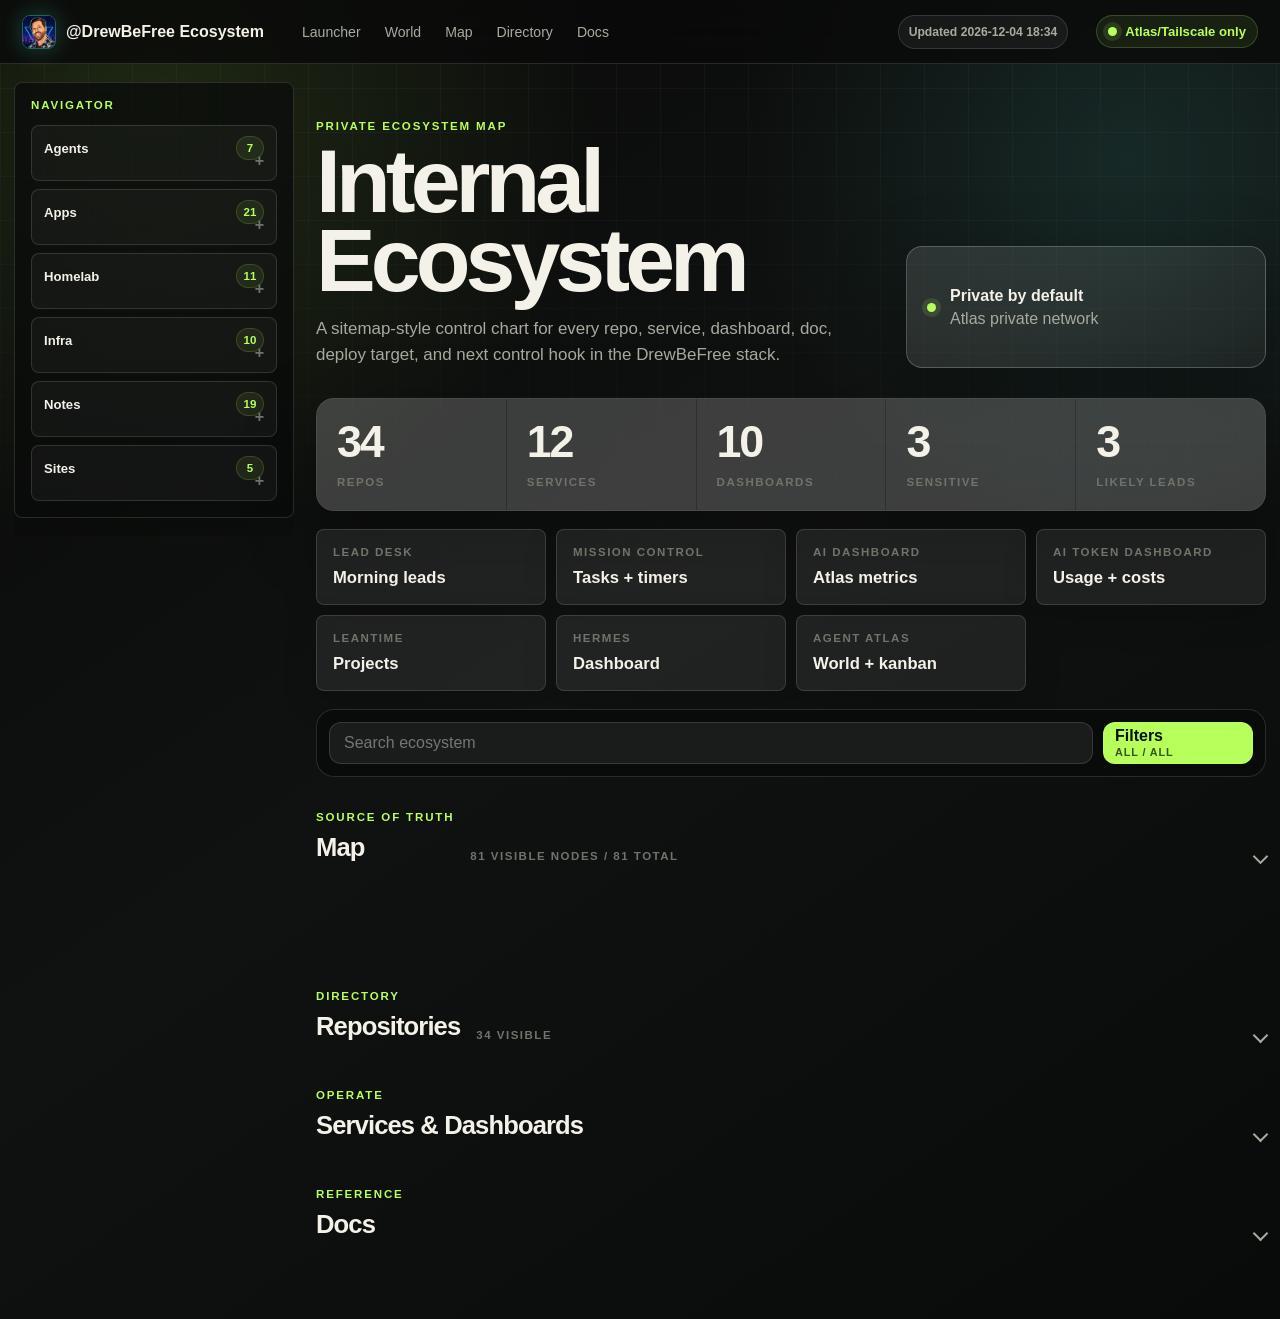
<file: internal-portal/index.html>
<!DOCTYPE html>
<html lang="en">
<head>
  <meta charset="UTF-8">
  <meta name="viewport" content="width=device-width, initial-scale=1.0">
  <title>DrewBeFree Internal Ecosystem</title>
  <meta name="theme-color" content="#141412">
  <link rel="stylesheet" href="style.css">
</head>
<body>
  <header class="topbar">
    <a class="brand" href="#ecosystemMap" aria-label="Internal Ecosystem home">
      <img class="brand-avatar" src="assets/pixelated-drew.png" alt="" width="36" height="36">
      <span>@DrewBeFree Ecosystem</span>
    </a>
    <nav aria-label="Portal sections">
      <a href="launcher.html">Launcher</a>
      <a href="world.html">World</a>
      <a href="#ecosystemMap">Map</a>
      <a href="#directorySection">Directory</a>
      <a href="#docsSection">Docs</a>
    </nav>
    <div id="lastUpdated" class="updated-pill">Updated --</div>
    <div id="networkStatusLabel" class="network-pill"><span></span> Atlas/Tailscale only</div>
  </header>

  <div class="app-layout">
    <input class="mobile-nav-check" id="mobileNavigator" type="checkbox" aria-hidden="true">
    <label class="mobile-nav-button" for="mobileNavigator" aria-label="Open ecosystem navigator">
      <span></span>
      <span></span>
      <span></span>
    </label>
    <label class="mobile-nav-backdrop" for="mobileNavigator" aria-label="Close ecosystem navigator"></label>
    <aside class="side-nav" aria-label="Ecosystem navigation">
      <div class="side-nav-inner">
        <p class="eyebrow">Navigator</p>
        <div id="sideNavGroups" class="side-nav-groups"></div>
      </div>
    </aside>

    <main class="shell">
    <section class="hero-panel">
      <div>
        <p class="eyebrow">Private ecosystem map</p>
        <h1>Internal Ecosystem</h1>
        <p class="lede">A sitemap-style control chart for every repo, service, dashboard, doc, deploy target, and next control hook in the DrewBeFree stack.</p>
      </div>
      <div class="boundary-card">
        <span class="status-dot"></span>
        <div>
          <strong>Private by default</strong>
          <span id="runtimeMode">Detecting runtime</span>
        </div>
      </div>
    </section>

    <section class="ops-strip" aria-label="Registry summary">
      <div>
        <span id="repoCount">--</span>
        <label>Repos</label>
      </div>
      <div>
        <span id="serviceCount">--</span>
        <label>Services</label>
      </div>
      <div>
        <span id="dashboardCount">--</span>
        <label>Dashboards</label>
      </div>
      <div>
        <span id="sensitiveCount">--</span>
        <label>Sensitive</label>
      </div>
      <a class="ops-link-card" id="leadDeskCard" href="http://100.71.165.80:3027/" data-protected-route="lead-desk" target="_blank" rel="noreferrer" title="3 likely leads / 9 total in Lead Desk">
        <span id="likelyLeadCount">3</span>
        <label>Likely Leads</label>
      </a>
    </section>

    <section class="priority-links" aria-label="Priority operations links">
      <a href="http://100.71.165.80:3027/" data-protected-route="lead-desk" target="_blank" rel="noreferrer">
        <span>Lead Desk</span>
        <strong>Morning leads</strong>
      </a>
      <a href="http://100.71.165.80:8096/dashboard/" data-protected-route="mission-control-dashboard" target="_blank" rel="noreferrer">
        <span>Mission Control</span>
        <strong>Tasks + timers</strong>
      </a>
      <a href="http://atlas:3001/d/atlas-overview/poweredge-dashboard" data-protected-route="grafana" target="_blank" rel="noreferrer">
        <span>AI Dashboard</span>
        <strong>Atlas metrics</strong>
      </a>
      <a href="http://atlas:7474" data-protected-route="ai-token-dashboard" target="_blank" rel="noreferrer">
        <span>AI Token Dashboard</span>
        <strong>Usage + costs</strong>
      </a>
      <a href="http://100.71.165.80:8095" data-protected-route="leantime" target="_blank" rel="noreferrer">
        <span>Leantime</span>
        <strong>Projects</strong>
      </a>
      <a href="http://100.71.165.80:9119" data-protected-route="hermes" target="_blank" rel="noreferrer">
        <span>Hermes</span>
        <strong>Dashboard</strong>
      </a>
      <a href="http://agents.drewbefree.com/" target="_blank" rel="noreferrer">
        <span>Agent Atlas</span>
        <strong>World + kanban</strong>
      </a>
    </section>

    <section class="toolbar" aria-label="Portal filters">
      <div class="search-wrap">
        <input id="searchInput" type="search" placeholder="Search ecosystem" autocomplete="off">
      </div>
      <button id="filterButton" class="filter-trigger" type="button" aria-expanded="false" aria-controls="filterModal">
        <span>Filters</span>
        <small id="filterSummary">All / All</small>
      </button>
    </section>

    <section id="ecosystemMap" class="collapsible-section" data-main-section="map" aria-label="Ecosystem infographic map">
      <button class="section-head section-toggle" type="button" aria-expanded="false" aria-controls="ecosystemMapPanel">
        <div>
          <p class="eyebrow">Source of truth</p>
          <h2>Map</h2>
        </div>
        <span id="mapSummary" class="result-count">Loading registry</span>
      </button>
      <div id="ecosystemMapPanel" class="section-body">
        <div class="section-body-inner system-map-board">
          <div class="sitemap-root">
            <span class="root-kicker">Source of truth</span>
            <strong>DrewBeFree Ecosystem</strong>
            <small>Atlas registry</small>
          </div>
          <div id="systemMap" class="system-map" aria-live="polite"></div>
        </div>
      </div>
    </section>

    <section id="directorySection" class="collapsible-section" data-main-section="directory">
      <button class="section-head section-toggle" type="button" aria-expanded="false" aria-controls="directoryPanel">
        <div>
          <p class="eyebrow">Directory</p>
          <h2>Repositories</h2>
        </div>
        <span id="resultCount" class="result-count">-- visible</span>
      </button>
      <div id="directoryPanel" class="section-body">
        <div id="repoGrid" class="section-body-inner catalog-list" aria-live="polite"></div>
      </div>
    </section>

    <section id="opsSection" class="collapsible-section" data-main-section="operate">
      <button class="section-head section-toggle" type="button" aria-expanded="false" aria-controls="opsPanel">
        <div>
          <p class="eyebrow">Operate</p>
          <h2>Services & Dashboards</h2>
        </div>
      </button>
      <div id="opsPanel" class="section-body">
        <div id="opsGrid" class="section-body-inner ops-list"></div>
      </div>
    </section>

    <section id="docsSection" class="collapsible-section" data-main-section="docs">
      <button class="section-head section-toggle" type="button" aria-expanded="false" aria-controls="docsPanel">
        <div>
          <p class="eyebrow">Reference</p>
          <h2>Docs</h2>
        </div>
      </button>
      <div id="docsPanel" class="section-body">
        <div id="docsList" class="section-body-inner docs-list"></div>
      </div>
    </section>
    </main>
  </div>

  <template id="mapNodeTemplate">
    <button class="map-node" type="button">
      <span class="node-name"></span>
      <span class="node-meta"></span>
      <span class="node-host"></span>
    </button>
  </template>

  <div id="filterModal" class="filter-modal" hidden>
    <button id="filterBackdrop" class="filter-backdrop" type="button" aria-label="Close filters"></button>
    <section class="filter-panel" role="dialog" aria-modal="true" aria-labelledby="filterTitle">
      <div class="filter-panel-head">
        <div>
          <p class="eyebrow">View Controls</p>
          <h2 id="filterTitle">Filters</h2>
        </div>
        <button id="closeFilters" class="drawer-close" type="button" aria-label="Close filters">Close</button>
      </div>
      <div class="filter-group">
        <h3>Visibility</h3>
        <div class="segmented" aria-label="Visibility filter">
          <button class="is-active" data-filter="all" type="button">All</button>
          <button data-filter="public" type="button">Public</button>
          <button data-filter="private" type="button">Private</button>
          <button data-filter="sensitive" type="button">Sensitive</button>
        </div>
      </div>
      <div class="filter-group">
        <h3>Type</h3>
        <div class="segmented compact" aria-label="Category filter">
          <button class="is-active" data-category="all" type="button">All</button>
          <button data-category="app" type="button">Apps</button>
          <button data-category="site" type="button">Sites</button>
          <button data-category="agent" type="button">Agents</button>
          <button data-category="infrastructure" type="button">Infra</button>
        </div>
      </div>
    </section>
  </div>

  <aside id="detailDrawer" class="detail-drawer" aria-hidden="true" aria-label="Resource details">
    <button id="closeDrawer" class="drawer-close" type="button" aria-label="Close details">Close</button>
    <div id="drawerContent"></div>
  </aside>

  <script type="module" src="app.js"></script>
</body>
</html>
</file>
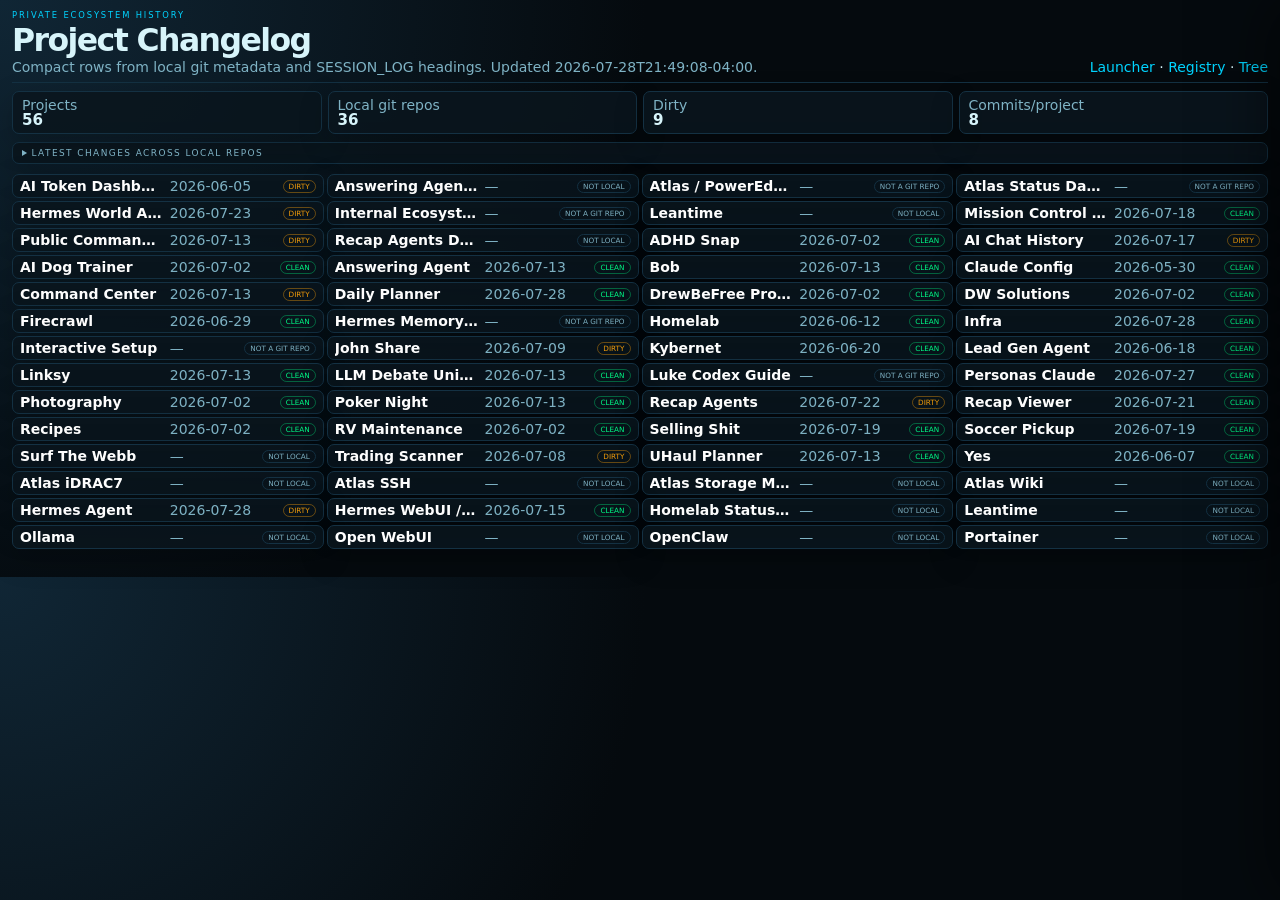
<file: internal-portal/changelog.html>
<!doctype html>
<html lang="en">
<head>
<meta charset="utf-8">
<meta name="viewport" content="width=device-width, initial-scale=1">
<title>DrewBeFree Project Changelog</title>
<meta name="theme-color" content="#071015">
<style>
:root { color-scheme: dark; --bg:#050a0e; --panel:#0a151d; --panel2:#0d1b25; --border:#143143; --text:#d7f4fa; --muted:#7fb3c5; --dim:#426d7c; --accent:#00d4ff; --ok:#00ff88; --warn:#f59e0b; --bad:#ff6b35; }
* { box-sizing:border-box; }
html { font-size:14px; }
body { margin:0; background:radial-gradient(circle at top left,#102635,#050a0e 46%); color:var(--text); font-family:ui-sans-serif,system-ui,-apple-system,Segoe UI,sans-serif; }
a { color:var(--accent); text-decoration:none; }
a:hover { text-decoration:underline; }
.wrap { max-width:1600px; margin:0 auto; padding:10px 12px 28px; }
header { display:grid; grid-template-columns:minmax(0,1fr) auto; gap:12px; align-items:end; border-bottom:1px solid var(--border); padding-bottom:6px; margin-bottom:6px; }
header p { margin:.08rem 0; }
h1 { margin:0; font-size:clamp(1.35rem,2.6vw,2.25rem); letter-spacing:-0.05em; }
.eyebrow { margin:0 0 2px; color:var(--accent); text-transform:uppercase; letter-spacing:.22em; font-size:.6rem; }
.muted,.path { color:var(--muted); }
.path { overflow-wrap:anywhere; font-size:.72rem; margin:.4rem 0; }
.stats { display:grid; grid-template-columns:repeat(4,minmax(110px,1fr)); gap:6px; margin:8px 0; }
.stat,.latest,.project-row { background:rgba(10,21,29,.88); border:1px solid var(--border); border-radius:7px; box-shadow:0 10px 30px rgba(0,0,0,.22); }
.stat { padding:5px 9px; }
.stat strong { display:block; font-size:1.08rem; line-height:1; }
.latest { margin:8px 0 10px; }
.latest summary { cursor:pointer; padding:5px 9px; color:var(--muted); text-transform:uppercase; letter-spacing:.16em; font-size:.64rem; }
.latest ul,.drawer ul { list-style:none; padding:0; margin:0; }
.latest li,.drawer li { display:grid; grid-template-columns:145px minmax(0,1fr); gap:10px; padding:7px 0; border-top:1px solid rgba(127,179,197,.14); }
time { color:var(--muted); font-variant-numeric:tabular-nums; white-space:nowrap; }
.project-list { display:grid; grid-template-columns:repeat(auto-fit,minmax(285px,1fr)); gap:3px; align-items:start; }
.project-row { display:grid; grid-template-columns:minmax(0,1fr) 82px 58px; gap:6px; align-items:center; min-height:24px; padding:2px 7px; cursor:pointer; color:inherit; font:inherit; text-align:left; width:100%; }
.project-row:hover,.project-row.is-active { border-color:rgba(0,212,255,.5); background:rgba(13,27,37,.96); }
.name { font-weight:700; color:#fff; overflow:hidden; text-overflow:ellipsis; white-space:nowrap; }
.meta,.subject { display:none; }
.status { justify-self:end; white-space:nowrap; border:1px solid var(--border); border-radius:999px; padding:1px 5px; color:var(--muted); text-transform:uppercase; font-size:.52rem; }
.status.clean { color:var(--ok); border-color:rgba(0,255,136,.34); }
.status.dirty { color:var(--warn); border-color:rgba(245,158,11,.4); }
.status.error { color:var(--bad); border-color:rgba(255,107,53,.42); }
.drawer-backdrop { position:fixed; inset:0; background:rgba(0,0,0,.48); opacity:0; pointer-events:none; transition:opacity .18s ease; z-index:20; }
.drawer { position:fixed; top:0; right:0; width:min(560px,92vw); height:100vh; overflow:auto; background:rgba(10,21,29,.98); border-left:1px solid rgba(0,212,255,.35); box-shadow:-20px 0 60px rgba(0,0,0,.5); transform:translateX(102%); transition:transform .2s ease; z-index:21; padding:18px; }
.drawer.is-open,.drawer-backdrop.is-open { transform:translateX(0); opacity:1; pointer-events:auto; }
.drawer-close { float:right; border:1px solid var(--border); background:#071015; color:var(--text); border-radius:999px; padding:5px 10px; cursor:pointer; }
.summary-text,.latest-subject { margin:.2rem 0 .5rem; color:#bdd5df; }
.links { display:flex; flex-wrap:wrap; gap:10px; margin:.35rem 0; }
.detail-grid { display:grid; grid-template-columns:minmax(0,1.5fr) minmax(240px,.8fr); gap:18px; }
h3 { margin:8px 0 6px; color:var(--muted); font-size:.68rem; letter-spacing:.18em; text-transform:uppercase; }
code { color:#fff; background:#071015; border:1px solid rgba(127,179,197,.14); border-radius:4px; padding:1px 5px; }
small { display:block; color:var(--dim); margin-top:2px; }
.session-pills { display:flex; flex-wrap:wrap; gap:6px; }
.session-pills span { border:1px solid rgba(0,212,255,.28); color:var(--muted); border-radius:999px; padding:3px 8px; font-size:.72rem; }
.error { color:var(--bad); }
@media (max-width:920px) {
  header,.latest li,.drawer li,.detail-grid { grid-template-columns:1fr; }
  .stats { grid-template-columns:repeat(2,1fr); }
  .project-list { grid-template-columns:1fr; }
  .project-row { grid-template-columns:minmax(0,1fr) 82px 58px; }
}
</style>
</head>
<body>
<div class="wrap">
<header>
  <div>
    <p class="eyebrow">Private ecosystem history</p>
    <h1>Project Changelog</h1>
    <p class="muted">Compact rows from local git metadata and SESSION_LOG headings. Updated 2026-07-28T21:49:08-04:00.</p>
  </div>
  <p><a href="launcher.html">Launcher</a> · <a href="index.html">Registry</a> · <a href="tree.html">Tree</a></p>
</header>
<section class="stats">
  <div class="stat"><span class="muted">Projects</span><strong>56</strong></div>
  <div class="stat"><span class="muted">Local git repos</span><strong>36</strong></div>
  <div class="stat"><span class="muted">Dirty</span><strong>9</strong></div>
  <div class="stat"><span class="muted">Commits/project</span><strong>8</strong></div>
</section>
<details class="latest">
  <summary>Latest changes across local repos</summary>
  <ul><li><time>2026-07-28 21:49</time><span>Infra: feat: add intelligent Dell PowerEdge fan control daemon</span></li><li><time>2026-07-28 19:18</time><span>Daily Planner: docs: backlog native iOS app with Watch as later phase</span></li><li><time>2026-07-28 17:41</time><span>Hermes Agent: Merge pull request #73681 from NousResearch/bb/macos-tcc-identity</span></li><li><time>2026-07-27 02:05</time><span>Personas Claude: overnight: add persona app index</span></li><li><time>2026-07-23 15:38</time><span>Hermes World Atlas: docs: Castellan label overlap handoff log</span></li><li><time>2026-07-22 00:05</time><span>Recap Agents: chore: auto-update KB from meeting transcripts</span></li><li><time>2026-07-21 23:47</time><span>Recap Viewer: docs: add kybernet live meeting stenographer plan</span></li><li><time>2026-07-19 21:14</time><span>Soccer Pickup: fix: persist admin game date saves</span></li></ul>
</details>
<section class="project-list" aria-label="Project changelog rows">

            <button class="project-row" type="button" data-detail-id="project-detail-0" data-status="dirty">
              <span class="name">AI Token Dashboard</span>
              <time>2026-06-05</time>
              <span class="status dirty">dirty</span>
            </button>

            <button class="project-row" type="button" data-detail-id="project-detail-1" data-status="not local">
              <span class="name">Answering Agent Dashboard</span>
              <time>—</time>
              <span class="status not-local">not local</span>
            </button>

            <button class="project-row" type="button" data-detail-id="project-detail-2" data-status="not a git repo">
              <span class="name">Atlas / PowerEdge Monitoring</span>
              <time>—</time>
              <span class="status not-a-git-repo">not a git repo</span>
            </button>

            <button class="project-row" type="button" data-detail-id="project-detail-3" data-status="not a git repo">
              <span class="name">Atlas Status Dashboard</span>
              <time>—</time>
              <span class="status not-a-git-repo">not a git repo</span>
            </button>

            <button class="project-row" type="button" data-detail-id="project-detail-4" data-status="dirty">
              <span class="name">Hermes World Atlas</span>
              <time>2026-07-23</time>
              <span class="status dirty">dirty</span>
            </button>

            <button class="project-row" type="button" data-detail-id="project-detail-5" data-status="not a git repo">
              <span class="name">Internal Ecosystem Portal</span>
              <time>—</time>
              <span class="status not-a-git-repo">not a git repo</span>
            </button>

            <button class="project-row" type="button" data-detail-id="project-detail-6" data-status="not local">
              <span class="name">Leantime</span>
              <time>—</time>
              <span class="status not-local">not local</span>
            </button>

            <button class="project-row" type="button" data-detail-id="project-detail-7" data-status="clean">
              <span class="name">Mission Control Dashboard</span>
              <time>2026-07-18</time>
              <span class="status clean">clean</span>
            </button>

            <button class="project-row" type="button" data-detail-id="project-detail-8" data-status="dirty">
              <span class="name">Public Command Center</span>
              <time>2026-07-13</time>
              <span class="status dirty">dirty</span>
            </button>

            <button class="project-row" type="button" data-detail-id="project-detail-9" data-status="not local">
              <span class="name">Recap Agents Dashboard</span>
              <time>—</time>
              <span class="status not-local">not local</span>
            </button>

            <button class="project-row" type="button" data-detail-id="project-detail-10" data-status="clean">
              <span class="name">ADHD Snap</span>
              <time>2026-07-02</time>
              <span class="status clean">clean</span>
            </button>

            <button class="project-row" type="button" data-detail-id="project-detail-11" data-status="dirty">
              <span class="name">AI Chat History</span>
              <time>2026-07-17</time>
              <span class="status dirty">dirty</span>
            </button>

            <button class="project-row" type="button" data-detail-id="project-detail-12" data-status="clean">
              <span class="name">AI Dog Trainer</span>
              <time>2026-07-02</time>
              <span class="status clean">clean</span>
            </button>

            <button class="project-row" type="button" data-detail-id="project-detail-13" data-status="clean">
              <span class="name">Answering Agent</span>
              <time>2026-07-13</time>
              <span class="status clean">clean</span>
            </button>

            <button class="project-row" type="button" data-detail-id="project-detail-14" data-status="clean">
              <span class="name">Bob</span>
              <time>2026-07-13</time>
              <span class="status clean">clean</span>
            </button>

            <button class="project-row" type="button" data-detail-id="project-detail-15" data-status="clean">
              <span class="name">Claude Config</span>
              <time>2026-05-30</time>
              <span class="status clean">clean</span>
            </button>

            <button class="project-row" type="button" data-detail-id="project-detail-16" data-status="dirty">
              <span class="name">Command Center</span>
              <time>2026-07-13</time>
              <span class="status dirty">dirty</span>
            </button>

            <button class="project-row" type="button" data-detail-id="project-detail-17" data-status="clean">
              <span class="name">Daily Planner</span>
              <time>2026-07-28</time>
              <span class="status clean">clean</span>
            </button>

            <button class="project-row" type="button" data-detail-id="project-detail-18" data-status="clean">
              <span class="name">DrewBeFree Profile</span>
              <time>2026-07-02</time>
              <span class="status clean">clean</span>
            </button>

            <button class="project-row" type="button" data-detail-id="project-detail-19" data-status="clean">
              <span class="name">DW Solutions</span>
              <time>2026-07-02</time>
              <span class="status clean">clean</span>
            </button>

            <button class="project-row" type="button" data-detail-id="project-detail-20" data-status="clean">
              <span class="name">Firecrawl</span>
              <time>2026-06-29</time>
              <span class="status clean">clean</span>
            </button>

            <button class="project-row" type="button" data-detail-id="project-detail-21" data-status="not a git repo">
              <span class="name">Hermes Memory Archive</span>
              <time>—</time>
              <span class="status not-a-git-repo">not a git repo</span>
            </button>

            <button class="project-row" type="button" data-detail-id="project-detail-22" data-status="clean">
              <span class="name">Homelab</span>
              <time>2026-06-12</time>
              <span class="status clean">clean</span>
            </button>

            <button class="project-row" type="button" data-detail-id="project-detail-23" data-status="clean">
              <span class="name">Infra</span>
              <time>2026-07-28</time>
              <span class="status clean">clean</span>
            </button>

            <button class="project-row" type="button" data-detail-id="project-detail-24" data-status="not a git repo">
              <span class="name">Interactive Setup</span>
              <time>—</time>
              <span class="status not-a-git-repo">not a git repo</span>
            </button>

            <button class="project-row" type="button" data-detail-id="project-detail-25" data-status="dirty">
              <span class="name">John Share</span>
              <time>2026-07-09</time>
              <span class="status dirty">dirty</span>
            </button>

            <button class="project-row" type="button" data-detail-id="project-detail-26" data-status="clean">
              <span class="name">Kybernet</span>
              <time>2026-06-20</time>
              <span class="status clean">clean</span>
            </button>

            <button class="project-row" type="button" data-detail-id="project-detail-27" data-status="clean">
              <span class="name">Lead Gen Agent</span>
              <time>2026-06-18</time>
              <span class="status clean">clean</span>
            </button>

            <button class="project-row" type="button" data-detail-id="project-detail-28" data-status="clean">
              <span class="name">Linksy</span>
              <time>2026-07-13</time>
              <span class="status clean">clean</span>
            </button>

            <button class="project-row" type="button" data-detail-id="project-detail-29" data-status="clean">
              <span class="name">LLM Debate Union</span>
              <time>2026-07-13</time>
              <span class="status clean">clean</span>
            </button>

            <button class="project-row" type="button" data-detail-id="project-detail-30" data-status="not a git repo">
              <span class="name">Luke Codex Guide</span>
              <time>—</time>
              <span class="status not-a-git-repo">not a git repo</span>
            </button>

            <button class="project-row" type="button" data-detail-id="project-detail-31" data-status="clean">
              <span class="name">Personas Claude</span>
              <time>2026-07-27</time>
              <span class="status clean">clean</span>
            </button>

            <button class="project-row" type="button" data-detail-id="project-detail-32" data-status="clean">
              <span class="name">Photography</span>
              <time>2026-07-02</time>
              <span class="status clean">clean</span>
            </button>

            <button class="project-row" type="button" data-detail-id="project-detail-33" data-status="clean">
              <span class="name">Poker Night</span>
              <time>2026-07-13</time>
              <span class="status clean">clean</span>
            </button>

            <button class="project-row" type="button" data-detail-id="project-detail-34" data-status="dirty">
              <span class="name">Recap Agents</span>
              <time>2026-07-22</time>
              <span class="status dirty">dirty</span>
            </button>

            <button class="project-row" type="button" data-detail-id="project-detail-35" data-status="clean">
              <span class="name">Recap Viewer</span>
              <time>2026-07-21</time>
              <span class="status clean">clean</span>
            </button>

            <button class="project-row" type="button" data-detail-id="project-detail-36" data-status="clean">
              <span class="name">Recipes</span>
              <time>2026-07-02</time>
              <span class="status clean">clean</span>
            </button>

            <button class="project-row" type="button" data-detail-id="project-detail-37" data-status="clean">
              <span class="name">RV Maintenance</span>
              <time>2026-07-02</time>
              <span class="status clean">clean</span>
            </button>

            <button class="project-row" type="button" data-detail-id="project-detail-38" data-status="clean">
              <span class="name">Selling Shit</span>
              <time>2026-07-19</time>
              <span class="status clean">clean</span>
            </button>

            <button class="project-row" type="button" data-detail-id="project-detail-39" data-status="clean">
              <span class="name">Soccer Pickup</span>
              <time>2026-07-19</time>
              <span class="status clean">clean</span>
            </button>

            <button class="project-row" type="button" data-detail-id="project-detail-40" data-status="not local">
              <span class="name">Surf The Webb</span>
              <time>—</time>
              <span class="status not-local">not local</span>
            </button>

            <button class="project-row" type="button" data-detail-id="project-detail-41" data-status="dirty">
              <span class="name">Trading Scanner</span>
              <time>2026-07-08</time>
              <span class="status dirty">dirty</span>
            </button>

            <button class="project-row" type="button" data-detail-id="project-detail-42" data-status="clean">
              <span class="name">UHaul Planner</span>
              <time>2026-07-13</time>
              <span class="status clean">clean</span>
            </button>

            <button class="project-row" type="button" data-detail-id="project-detail-43" data-status="clean">
              <span class="name">Yes</span>
              <time>2026-06-07</time>
              <span class="status clean">clean</span>
            </button>

            <button class="project-row" type="button" data-detail-id="project-detail-44" data-status="not local">
              <span class="name">Atlas iDRAC7</span>
              <time>—</time>
              <span class="status not-local">not local</span>
            </button>

            <button class="project-row" type="button" data-detail-id="project-detail-45" data-status="not local">
              <span class="name">Atlas SSH</span>
              <time>—</time>
              <span class="status not-local">not local</span>
            </button>

            <button class="project-row" type="button" data-detail-id="project-detail-46" data-status="not local">
              <span class="name">Atlas Storage Map</span>
              <time>—</time>
              <span class="status not-local">not local</span>
            </button>

            <button class="project-row" type="button" data-detail-id="project-detail-47" data-status="not local">
              <span class="name">Atlas Wiki</span>
              <time>—</time>
              <span class="status not-local">not local</span>
            </button>

            <button class="project-row" type="button" data-detail-id="project-detail-48" data-status="dirty">
              <span class="name">Hermes Agent</span>
              <time>2026-07-28</time>
              <span class="status dirty">dirty</span>
            </button>

            <button class="project-row" type="button" data-detail-id="project-detail-49" data-status="clean">
              <span class="name">Hermes WebUI / Hermex Backend</span>
              <time>2026-07-15</time>
              <span class="status clean">clean</span>
            </button>

            <button class="project-row" type="button" data-detail-id="project-detail-50" data-status="not local">
              <span class="name">Homelab Status Dashboard</span>
              <time>—</time>
              <span class="status not-local">not local</span>
            </button>

            <button class="project-row" type="button" data-detail-id="project-detail-51" data-status="not local">
              <span class="name">Leantime</span>
              <time>—</time>
              <span class="status not-local">not local</span>
            </button>

            <button class="project-row" type="button" data-detail-id="project-detail-52" data-status="not local">
              <span class="name">Ollama</span>
              <time>—</time>
              <span class="status not-local">not local</span>
            </button>

            <button class="project-row" type="button" data-detail-id="project-detail-53" data-status="not local">
              <span class="name">Open WebUI</span>
              <time>—</time>
              <span class="status not-local">not local</span>
            </button>

            <button class="project-row" type="button" data-detail-id="project-detail-54" data-status="not local">
              <span class="name">OpenClaw</span>
              <time>—</time>
              <span class="status not-local">not local</span>
            </button>

            <button class="project-row" type="button" data-detail-id="project-detail-55" data-status="not local">
              <span class="name">Portainer</span>
              <time>—</time>
              <span class="status not-local">not local</span>
            </button>

</section>

            <template id="project-detail-0">
              <p class="eyebrow">dashboard · sensitive</p>
              <h2>AI Token Dashboard</h2>
              <p class="summary-text">Atlas dashboard for AI token usage, API value, provider settings, subscription costs, and local Ollama configuration.</p>
              <p class="latest-subject"><strong>Latest:</strong> 2026-06-05 05:34 · session: 2026-06-05 — UI aesthetic overhaul</p>
              <p class="links"> <a href="http://atlas:7474" target="_blank" rel="noreferrer">open</a></p>
              <p class="path">/home/drew/services/ai-dashboard</p>

              <div class="detail-grid">
                <section>
                  <h3>Recent commits</h3>
                  <ul>
            <li>
              <time>2026-06-05 05:34</time>
              <span><code>24b0ce29</code> session: 2026-06-05 — UI aesthetic overhaul<small>DrewBeFree</small></span>
            </li>

            <li>
              <time>2026-06-05 05:33</time>
              <span><code>cf0eadf0</code> feat: upgrade dashboard aesthetics with darker blue theme and refined shadows<small>DrewBeFree</small></span>
            </li>

            <li>
              <time>2026-06-05 02:43</time>
              <span><code>3dbd2462</code> docs: add timestamped session log entry<small>Drew</small></span>
            </li>

            <li>
              <time>2026-06-05 02:41</time>
              <span><code>010d6fde</code> docs: rewrite MANUAL.md to reflect current architecture and features<small>Drew</small></span>
            </li>

            <li>
              <time>2026-06-05 02:39</time>
              <span><code>3ea9657d</code> docs: update session log with Activity + Settings work<small>Drew</small></span>
            </li>

            <li>
              <time>2026-06-05 02:38</time>
              <span><code>8a4f3e5a</code> feat: add Activity and Settings views with live config editing<small>Drew</small></span>
            </li>

            <li>
              <time>2026-06-05 02:26</time>
              <span><code>c3704ae6</code> Add xAI/Grok usage section with API key support<small>Drew</small></span>
            </li>

            <li>
              <time>2026-06-05 02:20</time>
              <span><code>f6ffb0d5</code> Add Gemini/GCP section with credit breakdown and API key validation<small>Drew</small></span>
            </li>
            </ul>
                </section>
                <section>
                  <h3>Session log dates</h3>
                  <div class="session-pills"><span>2026-06-05 — UI aesthetic overhaul</span><span>2026-06-05 02:41 — Activity and Settings views</span><span>2026-06-05 — Initial build</span></div>
                </section>
              </div>
            </template>

            <template id="project-detail-1">
              <p class="eyebrow">dashboard · sensitive</p>
              <h2>Answering Agent Dashboard</h2>
              <p class="summary-text">Human approval board for voicemail reply drafts.</p>
              <p class="latest-subject"><strong>Latest:</strong> — · No local git history</p>
              <p class="links"> <a href="https://answer.kybernet.tech" target="_blank" rel="noreferrer">open</a></p>
              <p class="path"></p>

              <div class="detail-grid">
                <section>
                  <h3>Recent commits</h3>
                  <ul><li><span class="muted">No local git commits available.</span></li></ul>
                </section>
                <section>
                  <h3>Session log dates</h3>
                  <div class="session-pills"><span>None found</span></div>
                </section>
              </div>
            </template>

            <template id="project-detail-2">
              <p class="eyebrow">dashboard · private</p>
              <h2>Atlas / PowerEdge Monitoring</h2>
              <p class="summary-text">Prometheus/Grafana monitoring for the Atlas PowerEdge host, storage, and local LLM metrics.</p>
              <p class="latest-subject"><strong>Latest:</strong> — · No local git history</p>
              <p class="links"> <a href="http://atlas:3001/d/atlas-overview/poweredge-dashboard" target="_blank" rel="noreferrer">open</a> <a href="http://atlas:3001" target="_blank" rel="noreferrer">open</a></p>
              <p class="path">/home/drew/GitHub/homelab/docs/528</p>

              <div class="detail-grid">
                <section>
                  <h3>Recent commits</h3>
                  <ul><li><span class="muted">No local git commits available.</span></li></ul>
                </section>
                <section>
                  <h3>Session log dates</h3>
                  <div class="session-pills"><span>None found</span></div>
                </section>
              </div>
            </template>

            <template id="project-detail-3">
              <p class="eyebrow">dashboard · private</p>
              <h2>Atlas Status Dashboard</h2>
              <p class="summary-text">Cross-project session and backlog dashboard served from Atlas.</p>
              <p class="latest-subject"><strong>Latest:</strong> — · No local git history</p>
              <p class="links"> <a href="http://atlas/status/" target="_blank" rel="noreferrer">open</a></p>
              <p class="path">/home/drew/GitHub/homelab/homelab-status-dashboard</p>

              <div class="detail-grid">
                <section>
                  <h3>Recent commits</h3>
                  <ul><li><span class="muted">No local git commits available.</span></li></ul>
                </section>
                <section>
                  <h3>Session log dates</h3>
                  <div class="session-pills"><span>None found</span></div>
                </section>
              </div>
            </template>

            <template id="project-detail-4">
              <p class="eyebrow">dashboard · private</p>
              <h2>Hermes World Atlas</h2>
              <p class="summary-text">Tailscale-only living observability world for Hermes profiles, worker activity, dispatch, and kanban state. Live mode authenticates through the Hermes dashboard and dispatches real Hermes kanban tasks.</p>
              <p class="latest-subject"><strong>Latest:</strong> 2026-07-23 15:38 · docs: Castellan label overlap handoff log</p>
              <p class="links"><a href="https://github.com/DrewBeFree/hermes-world-atlas" target="_blank" rel="noreferrer">GitHub</a> <a href="http://agents.drewbefree.com/" target="_blank" rel="noreferrer">open</a> <a href="http://100.71.165.80:4185/" target="_blank" rel="noreferrer">open</a></p>
              <p class="path">/home/drew/workspace/hermes-world-atlas</p>

              <div class="detail-grid">
                <section>
                  <h3>Recent commits</h3>
                  <ul>
            <li>
              <time>2026-07-23 15:38</time>
              <span><code>70421211</code> docs: Castellan label overlap handoff log<small>DrewBeFree</small></span>
            </li>

            <li>
              <time>2026-07-23 15:03</time>
              <span><code>8136285e</code> fix: prevent desktop activity panel overlap<small>DrewBeFree</small></span>
            </li>

            <li>
              <time>2026-07-23 14:56</time>
              <span><code>0515eb8b</code> fix: prune resolved kanban attention activity<small>DrewBeFree</small></span>
            </li>

            <li>
              <time>2026-07-22 23:50</time>
              <span><code>58f368d2</code> Add Citadel model telemetry test branch<small>DrewBeFree</small></span>
            </li>

            <li>
              <time>2026-07-22 21:40</time>
              <span><code>6fd43e8a</code> docs: Castellan map visibility fix handoff log<small>DrewBeFree</small></span>
            </li>

            <li>
              <time>2026-07-22 21:38</time>
              <span><code>e6f63b6a</code> Fix Castellan foreground occlusion<small>DrewBeFree</small></span>
            </li>

            <li>
              <time>2026-07-22 01:09</time>
              <span><code>4ea20eef</code> feat: expose agent task history and human input waits<small>DrewBeFree</small></span>
            </li>

            <li>
              <time>2026-07-21 19:57</time>
              <span><code>701a7c6d</code> fix: improve world atlas activity and interiors<small>DrewBeFree</small></span>
            </li>
            </ul>
                </section>
                <section>
                  <h3>Session log dates</h3>
                  <div class="session-pills"><span>None found</span></div>
                </section>
              </div>
            </template>

            <template id="project-detail-5">
              <p class="eyebrow">dashboard · private</p>
              <h2>Internal Ecosystem Portal</h2>
              <p class="summary-text">Atlas/Tailscale-only launcher and status/control-ready surface for every repo, service, dashboard, doc, and deploy target.</p>
              <p class="latest-subject"><strong>Latest:</strong> — · No local git history</p>
              <p class="links"> <a href="http://atlas/" target="_blank" rel="noreferrer">open</a> <a href="http://atlas/ecosystem/" target="_blank" rel="noreferrer">open</a></p>
              <p class="path">/home/drew/GitHub/infra/internal-portal</p>

              <div class="detail-grid">
                <section>
                  <h3>Recent commits</h3>
                  <ul><li><span class="muted">No local git commits available.</span></li></ul>
                </section>
                <section>
                  <h3>Session log dates</h3>
                  <div class="session-pills"><span>None found</span></div>
                </section>
              </div>
            </template>

            <template id="project-detail-6">
              <p class="eyebrow">dashboard · private</p>
              <h2>Leantime</h2>
              <p class="summary-text">Atlas-hosted planning cockpit seeded with current infra, app, testing, and ecosystem work.</p>
              <p class="latest-subject"><strong>Latest:</strong> — · No local git history</p>
              <p class="links"> <a href="http://atlas:8095" target="_blank" rel="noreferrer">open</a></p>
              <p class="path"></p>

              <div class="detail-grid">
                <section>
                  <h3>Recent commits</h3>
                  <ul><li><span class="muted">No local git commits available.</span></li></ul>
                </section>
                <section>
                  <h3>Session log dates</h3>
                  <div class="session-pills"><span>None found</span></div>
                </section>
              </div>
            </template>

            <template id="project-detail-7">
              <p class="eyebrow">dashboard · private</p>
              <h2>Mission Control Dashboard</h2>
              <p class="summary-text">Touch-first Atlas command center for Obsidian tasks, Pomodoro/task timers, quick capture, and homelab status.</p>
              <p class="latest-subject"><strong>Latest:</strong> 2026-07-18 22:48 · docs: add mission control intake kanban backlog</p>
              <p class="links"><a href="https://github.com/DrewBeFree/mission-control-dashboard" target="_blank" rel="noreferrer">GitHub</a> <a href="http://100.71.165.80:8096/dashboard/" target="_blank" rel="noreferrer">open</a> <a href="http://10.0.0.145:8096/dashboard/" target="_blank" rel="noreferrer">open</a></p>
              <p class="path">/home/drew/workspace/mission-control-dashboard</p>

              <div class="detail-grid">
                <section>
                  <h3>Recent commits</h3>
                  <ul>
            <li>
              <time>2026-07-18 22:48</time>
              <span><code>120ea31d</code> docs: add mission control intake kanban backlog<small>DrewBeFree</small></span>
            </li>

            <li>
              <time>2026-07-18 22:29</time>
              <span><code>dbba136d</code> docs: add mission control handoff<small>DrewBeFree</small></span>
            </li>

            <li>
              <time>2026-07-18 22:15</time>
              <span><code>00790bff</code> feat: improve floating mic permission flow<small>DrewBeFree</small></span>
            </li>

            <li>
              <time>2026-07-18 22:04</time>
              <span><code>0fe3f83f</code> feat: add floating voice command control<small>DrewBeFree</small></span>
            </li>

            <li>
              <time>2026-07-18 21:56</time>
              <span><code>1c75e026</code> feat: pivot dashboard to mission control layout<small>DrewBeFree</small></span>
            </li>

            <li>
              <time>2026-07-18 21:49</time>
              <span><code>776d39c1</code> fix: make dashboard refresh visible<small>DrewBeFree</small></span>
            </li>

            <li>
              <time>2026-07-18 21:44</time>
              <span><code>157c5cc9</code> feat: add voice command controls<small>DrewBeFree</small></span>
            </li>

            <li>
              <time>2026-07-18 21:13</time>
              <span><code>fa62d6fa</code> docs: record GitHub remote<small>DrewBeFree</small></span>
            </li>
            </ul>
                </section>
                <section>
                  <h3>Session log dates</h3>
                  <div class="session-pills"><span>None found</span></div>
                </section>
              </div>
            </template>

            <template id="project-detail-8">
              <p class="eyebrow">dashboard · public</p>
              <h2>Public Command Center</h2>
              <p class="summary-text">Public launcher at drewbefree.com. Sensitive items are not listed.</p>
              <p class="latest-subject"><strong>Latest:</strong> 2026-07-13 04:05 · chore: align public command center apps</p>
              <p class="links"> <a href="https://drewbefree.com" target="_blank" rel="noreferrer">open</a></p>
              <p class="path">/home/drew/GitHub/apps/drewbefree-command-center</p>

              <div class="detail-grid">
                <section>
                  <h3>Recent commits</h3>
                  <ul>
            <li>
              <time>2026-07-13 04:05</time>
              <span><code>bcbdd472</code> chore: align public command center apps<small>DrewBeFree</small></span>
            </li>

            <li>
              <time>2026-07-05 02:04</time>
              <span><code>88cd0ade</code> overnight: align command-center app index with Recipes<small>DrewBeFree</small></span>
            </li>

            <li>
              <time>2026-07-03 03:13</time>
              <span><code>7d86090e</code> overnight: document command center app index<small>DrewBeFree</small></span>
            </li>

            <li>
              <time>2026-06-07 18:13</time>
              <span><code>81ddfdf5</code> chore: bump poker night card to v0.7.1<small>Andrew Webb</small></span>
            </li>

            <li>
              <time>2026-05-30 02:35</time>
              <span><code>d84c0a2d</code> chore: remove uhaul from public command center<small>Andrew Webb</small></span>
            </li>

            <li>
              <time>2026-05-29 20:59</time>
              <span><code>ce94a6f2</code> chore: update UHaul Planner to v0.14.2<small>Drew</small></span>
            </li>

            <li>
              <time>2026-05-29 18:13</time>
              <span><code>bfaf801f</code> chore: bump uhaul-planner to v0.14.1<small>Drew</small></span>
            </li>

            <li>
              <time>2026-05-28 18:06</time>
              <span><code>c0b5cf68</code> chore: bump poker-night to v1.6.0<small>Drew</small></span>
            </li>
            </ul>
                </section>
                <section>
                  <h3>Session log dates</h3>
                  <div class="session-pills"><span>2026-05-19</span><span>2026-05-12</span><span>2026-05-10</span></div>
                </section>
              </div>
            </template>

            <template id="project-detail-9">
              <p class="eyebrow">dashboard · private</p>
              <h2>Recap Agents Dashboard</h2>
              <p class="summary-text">Kybernet meeting recap dashboard generated by recap-agents.</p>
              <p class="latest-subject"><strong>Latest:</strong> — · No local git history</p>
              <p class="links"> <a href="https://drewbefree.github.io/recap-agents/" target="_blank" rel="noreferrer">open</a></p>
              <p class="path"></p>

              <div class="detail-grid">
                <section>
                  <h3>Recent commits</h3>
                  <ul><li><span class="muted">No local git commits available.</span></li></ul>
                </section>
                <section>
                  <h3>Session log dates</h3>
                  <div class="session-pills"><span>None found</span></div>
                </section>
              </div>
            </template>

            <template id="project-detail-10">
              <p class="eyebrow">repo · public</p>
              <h2>ADHD Snap</h2>
              <p class="summary-text">Quick capture app for ADHD-friendly task and idea intake.</p>
              <p class="latest-subject"><strong>Latest:</strong> 2026-07-02 01:29 · chore: add task sync trigger workflow</p>
              <p class="links"><a href="https://github.com/DrewBeFree/adhd-snap" target="_blank" rel="noreferrer">GitHub</a> <a href="https://snap.drewbefree.com" target="_blank" rel="noreferrer">open</a></p>
              <p class="path">/home/drew/GitHub/apps/adhd-snap</p>

              <div class="detail-grid">
                <section>
                  <h3>Recent commits</h3>
                  <ul>
            <li>
              <time>2026-07-02 01:29</time>
              <span><code>c42eb669</code> chore: add task sync trigger workflow<small>DrewBeFree</small></span>
            </li>

            <li>
              <time>2026-05-31 00:05</time>
              <span><code>21b835d4</code> docs: update session log 2026-05-31<small>Drew</small></span>
            </li>

            <li>
              <time>2026-05-31 00:01</time>
              <span><code>055e486d</code> feat: notification sounds, widget colors, Siri phrase, icon fixes<small>Drew</small></span>
            </li>

            <li>
              <time>2026-05-30 20:41</time>
              <span><code>ced6e2d7</code> feat: add home screen and lock screen widgets, squirrel app icon<small>Drew</small></span>
            </li>

            <li>
              <time>2026-05-30 19:38</time>
              <span><code>45e5cb70</code> docs: update session log and Siri response text<small>Drew</small></span>
            </li>

            <li>
              <time>2026-05-30 19:09</time>
              <span><code>c193dd82</code> docs: update session log for 2026-05-30 session<small>Drew</small></span>
            </li>

            <li>
              <time>2026-05-30 19:02</time>
              <span><code>de79dfc6</code> feat: add Siri shortcut phrases, rename app to Snap, register intents on launch<small>Drew</small></span>
            </li>

            <li>
              <time>2026-05-30 17:07</time>
              <span><code>e262ff09</code> docs: update SESSION_LOG.md for App Intents implementation<small>Andrew Webb</small></span>
            </li>
            </ul>
                </section>
                <section>
                  <h3>Session log dates</h3>
                  <div class="session-pills"><span>2026-05-31 00:04 — sounds, widget colors, icon, Siri phrase</span><span>2026-05-30 20:41 — widgets and squirrel icon, Issue #2 closed</span><span>2026-05-30 19:37 — Siri phrases, sounds backlog, logoff</span><span>2026-05-30 19:02 — Siri shortcuts working, app renamed Snap</span><span>2026-05-30 17:10 — Siri Shortcuts &amp; App Intents integration</span></div>
                </section>
              </div>
            </template>

            <template id="project-detail-11">
              <p class="eyebrow">repo · private</p>
              <h2>AI Chat History</h2>
              <p class="summary-text">Private AI chat archive pipeline and curated knowledge extraction workspace.</p>
              <p class="latest-subject"><strong>Latest:</strong> 2026-07-17 00:55 · feat: add controlled Obsidian archive export (#2)</p>
              <p class="links"><a href="https://github.com/DrewBeFree/ai-chat-history" target="_blank" rel="noreferrer">GitHub</a> </p>
              <p class="path">/home/drew/GitHub/ai-chat-history</p>

              <div class="detail-grid">
                <section>
                  <h3>Recent commits</h3>
                  <ul>
            <li>
              <time>2026-07-17 00:55</time>
              <span><code>b1d51373</code> feat: add controlled Obsidian archive export (#2)<small>Andrew Webb</small></span>
            </li>

            <li>
              <time>2026-06-30 04:29</time>
              <span><code>cd84f50a</code> docs: add curated evidence packs<small>DrewBeFree</small></span>
            </li>

            <li>
              <time>2026-06-30 00:21</time>
              <span><code>459202a8</code> feat: add curated knowledge evidence generator<small>Andrew Webb</small></span>
            </li>

            <li>
              <time>2026-06-29 23:58</time>
              <span><code>2230050e</code> docs: document local Firecrawl setup<small>DrewBeFree</small></span>
            </li>

            <li>
              <time>2026-06-29 22:30</time>
              <span><code>ef267dd6</code> chore: add Firecrawl SDK setup<small>DrewBeFree</small></span>
            </li>

            <li>
              <time>2026-06-29 22:27</time>
              <span><code>50e97111</code> feat: add Obsidian curated note exporter<small>DrewBeFree</small></span>
            </li>

            <li>
              <time>2026-06-29 21:51</time>
              <span><code>ea162d5c</code> docs: add curated Drew work profile note<small>DrewBeFree</small></span>
            </li>

            <li>
              <time>2026-06-29 17:35</time>
              <span><code>61ea97a4</code> docs: update hybrid search status<small>DrewBeFree</small></span>
            </li>
            </ul>
                </section>
                <section>
                  <h3>Session log dates</h3>
                  <div class="session-pills"><span>None found</span></div>
                </section>
              </div>
            </template>

            <template id="project-detail-12">
              <p class="eyebrow">repo · public</p>
              <h2>AI Dog Trainer</h2>
              <p class="summary-text">AI-powered positive-reinforcement dog training coach.</p>
              <p class="latest-subject"><strong>Latest:</strong> 2026-07-02 01:29 · chore: add task sync trigger workflow</p>
              <p class="links"><a href="https://github.com/DrewBeFree/ai-dog-trainer" target="_blank" rel="noreferrer">GitHub</a> </p>
              <p class="path">/home/drew/GitHub/apps/ai-dog-trainer</p>

              <div class="detail-grid">
                <section>
                  <h3>Recent commits</h3>
                  <ul>
            <li>
              <time>2026-07-02 01:29</time>
              <span><code>1d1d04ef</code> chore: add task sync trigger workflow<small>DrewBeFree</small></span>
            </li>

            <li>
              <time>2026-05-22 01:52</time>
              <span><code>9d0a18b9</code> docs: add instruction manual<small>Drew Webb</small></span>
            </li>

            <li>
              <time>2026-05-18 20:03</time>
              <span><code>86749085</code> Initial commit: AI dog trainer app extracted from DrewBeFree<small>Drew Webb</small></span>
            </li>
            </ul>
                </section>
                <section>
                  <h3>Session log dates</h3>
                  <div class="session-pills"><span>2026-05-18</span><span>2026-05-18 — AI dog trainer: direct Claude API integration</span></div>
                </section>
              </div>
            </template>

            <template id="project-detail-13">
              <p class="eyebrow">repo · sensitive</p>
              <h2>Answering Agent</h2>
              <p class="summary-text">AI voicemail response system with Twilio, Claude, Supabase, Slack, and human approval.</p>
              <p class="latest-subject"><strong>Latest:</strong> 2026-07-13 02:05 · overnight: add app index navigation map</p>
              <p class="links"><a href="https://github.com/DrewBeFree/answering-agent" target="_blank" rel="noreferrer">GitHub</a> <a href="https://api.kybernet.tech" target="_blank" rel="noreferrer">open</a> <a href="https://answer.kybernet.tech" target="_blank" rel="noreferrer">open</a></p>
              <p class="path">/home/drew/GitHub/agents/answering-agent</p>

              <div class="detail-grid">
                <section>
                  <h3>Recent commits</h3>
                  <ul>
            <li>
              <time>2026-07-13 02:05</time>
              <span><code>9b50aac7</code> overnight: add app index navigation map<small>DrewBeFree</small></span>
            </li>

            <li>
              <time>2026-07-08 02:04</time>
              <span><code>bd56c556</code> overnight: add CHANGELOG.md placeholder for release review<small>DrewBeFree</small></span>
            </li>

            <li>
              <time>2026-07-02 01:45</time>
              <span><code>2c38e54d</code> chore: add task sync trigger workflow<small>DrewBeFree</small></span>
            </li>

            <li>
              <time>2026-05-26 12:22</time>
              <span><code>a91e37fb</code> fix: remove erroneous service from A Couple Two Trees prompt<small>Drew</small></span>
            </li>

            <li>
              <time>2026-05-24 20:10</time>
              <span><code>759fa141</code> chore: update MANUAL.md, session log, prompt, and flow diagrams<small>Drew</small></span>
            </li>

            <li>
              <time>2026-05-24 18:27</time>
              <span><code>991d45ab</code> feat: transcript pill label + all-leads voicemail matches main modal<small>Drew</small></span>
            </li>

            <li>
              <time>2026-05-24 17:59</time>
              <span><code>5ff82588</code> fix: spread availability slots across different days when no preference given<small>Drew</small></span>
            </li>

            <li>
              <time>2026-05-24 17:04</time>
              <span><code>013bd103</code> chore: strip prompt to persona/guardrails only — workflow nodes handle flow and closing<small>Drew</small></span>
            </li>
            </ul>
                </section>
                <section>
                  <h3>Session log dates</h3>
                  <div class="session-pills"><span>2026-05-24 20:07 — confirm_slot, booking fallback, dashboard UI</span><span>2026-05-24 12:42 — calendar booking fix + booked pill UI</span><span>2026-05-24 10:55 - Booked pill on dashboard cards</span><span>2026-05-24 10:45 - Calendar token scope debug</span><span>2026-05-24 10:35 - Confirmed appointment display + Calendar booking</span></div>
                </section>
              </div>
            </template>

            <template id="project-detail-14">
              <p class="eyebrow">repo · private</p>
              <h2>Bob</h2>
              <p class="summary-text">Slack bot backed by a local Atlas LLM via Ollama.</p>
              <p class="latest-subject"><strong>Latest:</strong> 2026-07-13 02:06 · overnight: add app index navigation map</p>
              <p class="links"><a href="https://github.com/DrewBeFree/bob" target="_blank" rel="noreferrer">GitHub</a> </p>
              <p class="path">/home/drew/GitHub/agents/bob</p>

              <div class="detail-grid">
                <section>
                  <h3>Recent commits</h3>
                  <ul>
            <li>
              <time>2026-07-13 02:06</time>
              <span><code>d403ac65</code> overnight: add app index navigation map<small>DrewBeFree</small></span>
            </li>

            <li>
              <time>2026-07-08 02:04</time>
              <span><code>38bfe292</code> overnight: add CHANGELOG.md placeholder for release review<small>DrewBeFree</small></span>
            </li>

            <li>
              <time>2026-07-03 03:14</time>
              <span><code>0ecb691c</code> overnight: clarify bot configuration notes<small>DrewBeFree</small></span>
            </li>

            <li>
              <time>2026-07-02 01:45</time>
              <span><code>1d576fc6</code> chore: add task sync trigger workflow<small>DrewBeFree</small></span>
            </li>

            <li>
              <time>2026-05-21 22:17</time>
              <span><code>03d2bfbd</code> Add README<small>Drew</small></span>
            </li>

            <li>
              <time>2026-05-21 22:15</time>
              <span><code>74f353eb</code> Add SESSION_LOG.md<small>Drew</small></span>
            </li>

            <li>
              <time>2026-05-21 20:45</time>
              <span><code>9e2fea02</code> Initial commit: Bob Slack bot backed by Ollama on Atlas<small>Drew</small></span>
            </li>
            </ul>
                </section>
                <section>
                  <h3>Session log dates</h3>
                  <div class="session-pills"><span>2026-05-21 20:46 — Atlas OpenClaw to custom Bob Slack bot</span></div>
                </section>
              </div>
            </template>

            <template id="project-detail-15">
              <p class="eyebrow">repo · private</p>
              <h2>Claude Config</h2>
              <p class="summary-text">Personal Claude/Codex configuration, skills, and workflow automation instructions.</p>
              <p class="latest-subject"><strong>Latest:</strong> 2026-05-30 00:48 · Merge pull request #2 from DrewBeFree/docs/logoff-versioning-updates</p>
              <p class="links"><a href="https://github.com/DrewBeFree/claude-config" target="_blank" rel="noreferrer">GitHub</a> </p>
              <p class="path">/home/drew/GitHub/claude-config</p>

              <div class="detail-grid">
                <section>
                  <h3>Recent commits</h3>
                  <ul>
            <li>
              <time>2026-05-30 00:48</time>
              <span><code>315064c3</code> Merge pull request #2 from DrewBeFree/docs/logoff-versioning-updates<small>Andrew Webb</small></span>
            </li>

            <li>
              <time>2026-05-30 00:47</time>
              <span><code>e63b8fe4</code> docs: update logoff versioning guidance<small>Andrew Webb</small></span>
            </li>

            <li>
              <time>2026-05-30 00:42</time>
              <span><code>e46c5b09</code> Merge pull request #1 from DrewBeFree/fix/update-atlas-homelab-path<small>Andrew Webb</small></span>
            </li>

            <li>
              <time>2026-05-29 23:48</time>
              <span><code>213b36f9</code> docs: point update-atlas at homelab repo<small>Andrew Webb</small></span>
            </li>

            <li>
              <time>2026-05-23 20:16</time>
              <span><code>8b3f69a8</code> logoff: add step 8 (update MANUAL.md) and step 9 (deploy wiki)<small>Drew</small></span>
            </li>

            <li>
              <time>2026-05-20 05:06</time>
              <span><code>984f2049</code> Add SessionStart auto-pull hook to all machines<small>Drew</small></span>
            </li>

            <li>
              <time>2026-05-20 05:03</time>
              <span><code>f59eb172</code> Fix em dash encoding in setup.ps1<small>Drew</small></span>
            </li>

            <li>
              <time>2026-05-20 05:02</time>
              <span><code>2c413205</code> Switch setup.ps1 to symlinks (Developer Mode)<small>Drew</small></span>
            </li>
            </ul>
                </section>
                <section>
                  <h3>Session log dates</h3>
                  <div class="session-pills"><span>None found</span></div>
                </section>
              </div>
            </template>

            <template id="project-detail-16">
              <p class="eyebrow">repo · public</p>
              <h2>Command Center</h2>
              <p class="summary-text">Public DrewBeFree launcher for sites and public apps.</p>
              <p class="latest-subject"><strong>Latest:</strong> 2026-07-13 04:05 · chore: align public command center apps</p>
              <p class="links"><a href="https://github.com/DrewBeFree/drewbefree-command-center" target="_blank" rel="noreferrer">GitHub</a> <a href="https://drewbefree.com" target="_blank" rel="noreferrer">open</a></p>
              <p class="path">/home/drew/GitHub/apps/drewbefree-command-center</p>

              <div class="detail-grid">
                <section>
                  <h3>Recent commits</h3>
                  <ul>
            <li>
              <time>2026-07-13 04:05</time>
              <span><code>bcbdd472</code> chore: align public command center apps<small>DrewBeFree</small></span>
            </li>

            <li>
              <time>2026-07-05 02:04</time>
              <span><code>88cd0ade</code> overnight: align command-center app index with Recipes<small>DrewBeFree</small></span>
            </li>

            <li>
              <time>2026-07-03 03:13</time>
              <span><code>7d86090e</code> overnight: document command center app index<small>DrewBeFree</small></span>
            </li>

            <li>
              <time>2026-06-07 18:13</time>
              <span><code>81ddfdf5</code> chore: bump poker night card to v0.7.1<small>Andrew Webb</small></span>
            </li>

            <li>
              <time>2026-05-30 02:35</time>
              <span><code>d84c0a2d</code> chore: remove uhaul from public command center<small>Andrew Webb</small></span>
            </li>

            <li>
              <time>2026-05-29 20:59</time>
              <span><code>ce94a6f2</code> chore: update UHaul Planner to v0.14.2<small>Drew</small></span>
            </li>

            <li>
              <time>2026-05-29 18:13</time>
              <span><code>bfaf801f</code> chore: bump uhaul-planner to v0.14.1<small>Drew</small></span>
            </li>

            <li>
              <time>2026-05-28 18:06</time>
              <span><code>c0b5cf68</code> chore: bump poker-night to v1.6.0<small>Drew</small></span>
            </li>
            </ul>
                </section>
                <section>
                  <h3>Session log dates</h3>
                  <div class="session-pills"><span>2026-05-19</span><span>2026-05-12</span><span>2026-05-10</span></div>
                </section>
              </div>
            </template>

            <template id="project-detail-17">
              <p class="eyebrow">repo · public</p>
              <h2>Daily Planner</h2>
              <p class="summary-text">Daily-driver tasks, grocery lists, packing lists, and morning print workflow.</p>
              <p class="latest-subject"><strong>Latest:</strong> 2026-07-28 19:18 · docs: backlog native iOS app with Watch as later phase</p>
              <p class="links"><a href="https://github.com/DrewBeFree/daily-planner" target="_blank" rel="noreferrer">GitHub</a> <a href="https://tasks.drewbefree.com" target="_blank" rel="noreferrer">open</a></p>
              <p class="path">/home/drew/GitHub/apps/daily-planner</p>

              <div class="detail-grid">
                <section>
                  <h3>Recent commits</h3>
                  <ul>
            <li>
              <time>2026-07-28 19:18</time>
              <span><code>b34874c7</code> docs: backlog native iOS app with Watch as later phase<small>DrewBeFree</small></span>
            </li>

            <li>
              <time>2026-07-28 18:47</time>
              <span><code>427830c7</code> feat: next rain day and 5-day weather forecast modal<small>DrewBeFree</small></span>
            </li>

            <li>
              <time>2026-07-28 18:11</time>
              <span><code>22883601</code> feat: not-today deferral and someday parking lot<small>DrewBeFree</small></span>
            </li>

            <li>
              <time>2026-07-28 17:55</time>
              <span><code>603532ab</code> feat: floating always-on mic button for voice capture<small>DrewBeFree</small></span>
            </li>

            <li>
              <time>2026-07-28 17:54</time>
              <span><code>4b80eb2f</code> feat: add Today view with live clock, date, and weather<small>DrewBeFree</small></span>
            </li>

            <li>
              <time>2026-07-28 14:31</time>
              <span><code>ac8a0d15</code> fix: restore task category select and allow changing category<small>DrewBeFree</small></span>
            </li>

            <li>
              <time>2026-07-19 00:40</time>
              <span><code>e368fa2d</code> feat: persist timers through Supabase<small>DrewBeFree</small></span>
            </li>

            <li>
              <time>2026-07-18 22:48</time>
              <span><code>83cfeb1d</code> feat: add local task and pomodoro timers<small>DrewBeFree</small></span>
            </li>
            </ul>
                </section>
                <section>
                  <h3>Session log dates</h3>
                  <div class="session-pills"><span>2026-07-28 — Kanban: native iOS + Watch later</span><span>2026-07-28 — Not today + Someday parking lot</span><span>2026-07-28 — Today view (clock, date, weather)</span><span>2026-07-28 — Restore task category create + edit</span><span>2026-05-28 — Ideas section, voice dictation, task categories</span></div>
                </section>
              </div>
            </template>

            <template id="project-detail-18">
              <p class="eyebrow">repo · public</p>
              <h2>DrewBeFree Profile</h2>
              <p class="summary-text">GitHub profile and personal namespace README.</p>
              <p class="latest-subject"><strong>Latest:</strong> 2026-07-02 01:28 · chore: add task sync trigger workflow</p>
              <p class="links"><a href="https://github.com/DrewBeFree/DrewBeFree" target="_blank" rel="noreferrer">GitHub</a> <a href="https://github.com/DrewBeFree" target="_blank" rel="noreferrer">open</a></p>
              <p class="path">/home/drew/GitHub/apps/DrewBeFree</p>

              <div class="detail-grid">
                <section>
                  <h3>Recent commits</h3>
                  <ul>
            <li>
              <time>2026-07-02 01:28</time>
              <span><code>e847c675</code> chore: add task sync trigger workflow<small>DrewBeFree</small></span>
            </li>

            <li>
              <time>2026-05-27 21:37</time>
              <span><code>f6701317</code> feat: add ADHD Snap PWA<small>Claude</small></span>
            </li>

            <li>
              <time>2026-05-27 21:33</time>
              <span><code>e18ce2b7</code> chore: sync dist index.html and sw.js to latest build<small>Claude</small></span>
            </li>

            <li>
              <time>2026-05-27 21:22</time>
              <span><code>ae80d2c5</code> fix: move build timestamp into header<small>Claude</small></span>
            </li>

            <li>
              <time>2026-05-27 21:20</time>
              <span><code>26ac164c</code> fix: make build timestamp visible (electric blue, full opacity)<small>Claude</small></span>
            </li>

            <li>
              <time>2026-05-27 21:16</time>
              <span><code>7c26739e</code> feat: show build timestamp on screen for version verification<small>Claude</small></span>
            </li>

            <li>
              <time>2026-05-27 21:12</time>
              <span><code>a32f57d0</code> fix: restore src files and raise shake threshold to 22<small>Claude</small></span>
            </li>

            <li>
              <time>2026-05-27 21:10</time>
              <span><code>82d0545a</code> fix: raise shake threshold to 22 — requires deliberate snap<small>Claude</small></span>
            </li>
            </ul>
                </section>
                <section>
                  <h3>Session log dates</h3>
                  <div class="session-pills"><span>2026-05-18</span></div>
                </section>
              </div>
            </template>

            <template id="project-detail-19">
              <p class="eyebrow">repo · public</p>
              <h2>DW Solutions</h2>
              <p class="summary-text">Public IT support site for homes and small businesses.</p>
              <p class="latest-subject"><strong>Latest:</strong> 2026-07-02 01:29 · chore: add task sync trigger workflow</p>
              <p class="links"><a href="https://github.com/DrewBeFree/dwebbsolutions" target="_blank" rel="noreferrer">GitHub</a> <a href="https://dwebbsolutions.com" target="_blank" rel="noreferrer">open</a></p>
              <p class="path">/home/drew/GitHub/sites/dwebbsolutions</p>

              <div class="detail-grid">
                <section>
                  <h3>Recent commits</h3>
                  <ul>
            <li>
              <time>2026-07-02 01:29</time>
              <span><code>0016b44f</code> chore: add task sync trigger workflow<small>DrewBeFree</small></span>
            </li>

            <li>
              <time>2026-05-06 20:32</time>
              <span><code>19a0ab09</code> Update session log<small>Andrew Webb</small></span>
            </li>

            <li>
              <time>2026-05-06 20:26</time>
              <span><code>fa8368b0</code> Update favicon with emoji icon<small>Andrew Webb</small></span>
            </li>

            <li>
              <time>2026-05-06 20:21</time>
              <span><code>2a263c7d</code> Switch to file-based favicon<small>Andrew Webb</small></span>
            </li>

            <li>
              <time>2026-05-06 18:56</time>
              <span><code>647aa70e</code> Add SESSION_LOG.md<small>Andrew Webb</small></span>
            </li>

            <li>
              <time>2026-05-06 18:55</time>
              <span><code>cd0a18f4</code> Generate favicon via canvas for iOS Chrome/Safari tab icon support<small>Andrew Webb</small></span>
            </li>

            <li>
              <time>2026-05-06 18:38</time>
              <span><code>47ce64be</code> Add favicon and apple-touch-icon for mobile browser tab support<small>Andrew Webb</small></span>
            </li>

            <li>
              <time>2026-05-06 16:53</time>
              <span><code>ac108a9c</code> Initial commit: DW Solutions replica site<small>Andrew Webb</small></span>
            </li>
            </ul>
                </section>
                <section>
                  <h3>Session log dates</h3>
                  <div class="session-pills"><span>2026-05-06 — DW Solutions Website Replica + Favicon Rollout</span></div>
                </section>
              </div>
            </template>

            <template id="project-detail-20">
              <p class="eyebrow">repo · private</p>
              <h2>Firecrawl</h2>
              <p class="summary-text">Self-hosted web crawling/scraping service used by Atlas research and archive workflows.</p>
              <p class="latest-subject"><strong>Latest:</strong> 2026-06-29 22:59 · feat(sdks): wire through search enterprise parameter (#3919)</p>
              <p class="links"><a href="https://github.com/DrewBeFree/firecrawl" target="_blank" rel="noreferrer">GitHub</a> <a href="http://127.0.0.1:3002" target="_blank" rel="noreferrer">open</a></p>
              <p class="path">/home/drew/GitHub/firecrawl</p>

              <div class="detail-grid">
                <section>
                  <h3>Recent commits</h3>
                  <ul>
            <li>
              <time>2026-06-29 22:59</time>
              <span><code>ad23ab55</code> feat(sdks): wire through search enterprise parameter (#3919)<small>firecrawl-spring[bot]</small></span>
            </li>

            <li>
              <time>2026-06-29 17:40</time>
              <span><code>cc0519fc</code> chore(acuc): migrate rpc.ts callers to v49 (#3916)<small>firecrawl-spring[bot]</small></span>
            </li>

            <li>
              <time>2026-06-29 17:36</time>
              <span><code>d9b5cd9f</code> fix(fireclaw): gate credits via Autumn instead of ACUC remaining_credits (#3903)<small>firecrawl-spring[bot]</small></span>
            </li>

            <li>
              <time>2026-06-29 14:45</time>
              <span><code>81215679</code> feat(pdf): report totalPages for truncated PDF scrapes (#3913)<small>firecrawl-spring[bot]</small></span>
            </li>

            <li>
              <time>2026-06-29 13:24</time>
              <span><code>da9edfe9</code> Merge pull request #3910 from firecrawl/update-search-mon-list<small>Developers Digest</small></span>
            </li>

            <li>
              <time>2026-06-29 12:21</time>
              <span><code>fa591bf0</code> feat(monitor): wire real blocklist into search runner<small>Developers Digest</small></span>
            </li>

            <li>
              <time>2026-06-29 12:20</time>
              <span><code>185b2ed5</code> feat(monitor): gate search results through injected blocklist predicate<small>Developers Digest</small></span>
            </li>

            <li>
              <time>2026-06-29 12:12</time>
              <span><code>69e6b577</code> Merge pull request #3909 from firecrawl/monitoring-list<small>Developers Digest</small></span>
            </li>
            </ul>
                </section>
                <section>
                  <h3>Session log dates</h3>
                  <div class="session-pills"><span>None found</span></div>
                </section>
              </div>
            </template>

            <template id="project-detail-21">
              <p class="eyebrow">repo · private</p>
              <h2>Hermes Memory Archive</h2>
              <p class="summary-text">Private archive workspace for Hermes memory exports and durable-context review.</p>
              <p class="latest-subject"><strong>Latest:</strong> — · No local git history</p>
              <p class="links"><a href="https://github.com/DrewBeFree/hermes-memory-archive" target="_blank" rel="noreferrer">GitHub</a> </p>
              <p class="path">/home/drew/GitHub/hermes-memory-archive</p>

              <div class="detail-grid">
                <section>
                  <h3>Recent commits</h3>
                  <ul><li><span class="muted">No local git commits available.</span></li></ul>
                </section>
                <section>
                  <h3>Session log dates</h3>
                  <div class="session-pills"><span>None found</span></div>
                </section>
              </div>
            </template>

            <template id="project-detail-22">
              <p class="eyebrow">repo · private</p>
              <h2>Homelab</h2>
              <p class="summary-text">Atlas, Alienware, service maps, dashboard, and homelab deployment docs.</p>
              <p class="latest-subject"><strong>Latest:</strong> 2026-06-12 22:35 · Merge pull request #9 from DrewBeFree/docs/atlas-vault-session-log</p>
              <p class="links"><a href="https://github.com/DrewBeFree/homelab" target="_blank" rel="noreferrer">GitHub</a> <a href="https://homelab.drewbefree.com/infrastructure.html" target="_blank" rel="noreferrer">open</a></p>
              <p class="path">/home/drew/GitHub/homelab</p>

              <div class="detail-grid">
                <section>
                  <h3>Recent commits</h3>
                  <ul>
            <li>
              <time>2026-06-12 22:35</time>
              <span><code>a88d7b9c</code> Merge pull request #9 from DrewBeFree/docs/atlas-vault-session-log<small>Andrew Webb</small></span>
            </li>

            <li>
              <time>2026-06-12 22:34</time>
              <span><code>bc884006</code> docs: log Atlas vault preprocessor work<small>Andrew Webb</small></span>
            </li>

            <li>
              <time>2026-06-12 22:31</time>
              <span><code>a3eb253f</code> Merge pull request #8 from DrewBeFree/feat/chatgpt-vault-preprocessor<small>Andrew Webb</small></span>
            </li>

            <li>
              <time>2026-06-12 22:31</time>
              <span><code>934845bd</code> feat: add ChatGPT vault preprocessor<small>Andrew Webb</small></span>
            </li>

            <li>
              <time>2026-06-12 22:28</time>
              <span><code>cdc54588</code> test: add ChatGPT vault preprocessor expectations<small>Andrew Webb</small></span>
            </li>

            <li>
              <time>2026-06-12 22:22</time>
              <span><code>b957be71</code> Merge pull request #7 from DrewBeFree/fix/atlas-vault-runtime-docs<small>Andrew Webb</small></span>
            </li>

            <li>
              <time>2026-06-12 22:22</time>
              <span><code>fc1dcac2</code> Document Atlas vault runtime dependencies<small>Andrew Webb</small></span>
            </li>

            <li>
              <time>2026-06-12 22:19</time>
              <span><code>ab68bdc2</code> Merge pull request #6 from DrewBeFree/fix/atlas-vault-hardening<small>Andrew Webb</small></span>
            </li>
            </ul>
                </section>
                <section>
                  <h3>Session log dates</h3>
                  <div class="session-pills"><span>2026-05-30 - Lead-gen docs moved into agent repo</span><span>2026-05-30 - Lead-gen implementation kickoff</span><span>2026-05-30 - Track leftover lead-gen docs</span><span>2026-05-30 - Update dashboard deploy path</span><span>2026-05-30 - Move homelab status dashboard into homelab</span></div>
                </section>
              </div>
            </template>

            <template id="project-detail-23">
              <p class="eyebrow">repo · private</p>
              <h2>Infra</h2>
              <p class="summary-text">Workspace infrastructure, repo manifest, wiki, clone tooling, and this ecosystem registry.</p>
              <p class="latest-subject"><strong>Latest:</strong> 2026-07-28 21:49 · feat: add intelligent Dell PowerEdge fan control daemon</p>
              <p class="links"><a href="https://github.com/DrewBeFree/infra" target="_blank" rel="noreferrer">GitHub</a> <a href="http://atlas/wiki/" target="_blank" rel="noreferrer">open</a> <a href="http://atlas/ecosystem/" target="_blank" rel="noreferrer">open</a></p>
              <p class="path">/home/drew/GitHub/infra</p>

              <div class="detail-grid">
                <section>
                  <h3>Recent commits</h3>
                  <ul>
            <li>
              <time>2026-07-28 21:49</time>
              <span><code>c9b6dcb7</code> feat: add intelligent Dell PowerEdge fan control daemon<small>DrewBeFree</small></span>
            </li>

            <li>
              <time>2026-07-28 21:39</time>
              <span><code>2780ff81</code> docs: add P40 Grafana no-data triage log<small>DrewBeFree</small></span>
            </li>

            <li>
              <time>2026-07-27 02:03</time>
              <span><code>2a136f50</code> overnight: add infra app index<small>DrewBeFree</small></span>
            </li>

            <li>
              <time>2026-07-21 17:22</time>
              <span><code>059a98e6</code> feat: add Agent Atlas and storage portal links<small>DrewBeFree</small></span>
            </li>

            <li>
              <time>2026-07-18 21:13</time>
              <span><code>74dee625</code> docs: record mission control repository<small>DrewBeFree</small></span>
            </li>

            <li>
              <time>2026-07-18 20:57</time>
              <span><code>abe33612</code> feat: add monitoring backup runbook and scripts<small>DrewBeFree</small></span>
            </li>

            <li>
              <time>2026-07-18 20:57</time>
              <span><code>2b43a86d</code> feat: pin mission control in ecosystem portal<small>DrewBeFree</small></span>
            </li>

            <li>
              <time>2026-07-16 02:05</time>
              <span><code>83899584</code> fix: center world zoom on atlas core<small>DrewBeFree</small></span>
            </li>
            </ul>
                </section>
                <section>
                  <h3>Session log dates</h3>
                  <div class="session-pills"><span>2026-07-28 20:02 — Atlas P40 Grafana no-data triage</span><span>2026-06-25 19:16 — Session wrap-up</span><span>2026-06-08 17:56 â€” Fix raw issue import 404 for experimental</span><span>2026-06-05 02:41 â€” AI Dashboard Activity and Settings views</span><span>2026-06-05 00:24 â€” Atlas backend gateway live for LDU</span></div>
                </section>
              </div>
            </template>

            <template id="project-detail-24">
              <p class="eyebrow">repo · private</p>
              <h2>Interactive Setup</h2>
              <p class="summary-text">Architecture and setup documentation for the homelab AI stack.</p>
              <p class="latest-subject"><strong>Latest:</strong> — · No local git history</p>
              <p class="links"><a href="https://github.com/DrewBeFree/interactive-setup" target="_blank" rel="noreferrer">GitHub</a> </p>
              <p class="path">/home/drew/GitHub/agents/interactive-setup</p>

              <div class="detail-grid">
                <section>
                  <h3>Recent commits</h3>
                  <ul><li><span class="muted">No local git commits available.</span></li></ul>
                </section>
                <section>
                  <h3>Session log dates</h3>
                  <div class="session-pills"><span>None found</span></div>
                </section>
              </div>
            </template>

            <template id="project-detail-25">
              <p class="eyebrow">repo · sensitive</p>
              <h2>John Share</h2>
              <p class="summary-text">Private Python web app for the John Webb document/evidence share.</p>
              <p class="latest-subject"><strong>Latest:</strong> 2026-07-09 20:01 · feat: add owner comments api</p>
              <p class="links"><a href="https://github.com/DrewBeFree/john-share" target="_blank" rel="noreferrer">GitHub</a> </p>
              <p class="path">/home/drew/GitHub/john-share</p>

              <div class="detail-grid">
                <section>
                  <h3>Recent commits</h3>
                  <ul>
            <li>
              <time>2026-07-09 20:01</time>
              <span><code>9a02d92b</code> feat: add owner comments api<small>DrewBeFree</small></span>
            </li>

            <li>
              <time>2026-07-08 02:03</time>
              <span><code>76dc6e0d</code> overnight: add CHANGELOG.md placeholder for release review<small>DrewBeFree</small></span>
            </li>

            <li>
              <time>2026-07-01 14:13</time>
              <span><code>23301729</code> docs: update john share path<small>DrewBeFree</small></span>
            </li>

            <li>
              <time>2026-07-01 13:24</time>
              <span><code>a8d03073</code> docs: update john share repo handoff<small>DrewBeFree</small></span>
            </li>

            <li>
              <time>2026-07-01 13:23</time>
              <span><code>0527eb7e</code> feat: initialize john share app<small>DrewBeFree</small></span>
            </li>
            </ul>
                </section>
                <section>
                  <h3>Session log dates</h3>
                  <div class="session-pills"><span>None found</span></div>
                </section>
              </div>
            </template>

            <template id="project-detail-26">
              <p class="eyebrow">repo · public</p>
              <h2>Kybernet</h2>
              <p class="summary-text">Public Ubiquiti UniFi network design and installation site.</p>
              <p class="latest-subject"><strong>Latest:</strong> 2026-06-20 07:16 · feat: full-viewport Spline 3D hero, edge to edge</p>
              <p class="links"><a href="https://github.com/DrewBeFree/kybernet-tech" target="_blank" rel="noreferrer">GitHub</a> <a href="https://kybernet.tech" target="_blank" rel="noreferrer">open</a></p>
              <p class="path">/home/drew/GitHub/sites/kybernet-tech</p>

              <div class="detail-grid">
                <section>
                  <h3>Recent commits</h3>
                  <ul>
            <li>
              <time>2026-06-20 07:16</time>
              <span><code>3816297e</code> feat: full-viewport Spline 3D hero, edge to edge<small>DrewBeFree</small></span>
            </li>

            <li>
              <time>2026-06-20 07:12</time>
              <span><code>2e53d9f7</code> fix: use correct Spline scene as visible hero element above heading<small>DrewBeFree</small></span>
            </li>

            <li>
              <time>2026-06-20 07:06</time>
              <span><code>237e643f</code> feat: add Spline 3D hero and convert to dark theme<small>DrewBeFree</small></span>
            </li>

            <li>
              <time>2026-05-23 19:37</time>
              <span><code>e6c88d3c</code> feat: add SMS opt-in checkbox and consent disclosure to contact form<small>Drew</small></span>
            </li>

            <li>
              <time>2026-05-22 19:39</time>
              <span><code>ed88e309</code> Add SESSION_LOG.md<small>Drew</small></span>
            </li>

            <li>
              <time>2026-05-22 15:48</time>
              <span><code>3a71aa46</code> Fix footer nav tag causing links to render fixed at top of page<small>Drew</small></span>
            </li>

            <li>
              <time>2026-05-22 15:45</time>
              <span><code>77d4abd1</code> Fix footer flex-wrap CSS bug causing links to overflow<small>Drew</small></span>
            </li>

            <li>
              <time>2026-05-22 15:02</time>
              <span><code>bbf6d8c1</code> Merge dev: add privacy and terms pages<small>Drew</small></span>
            </li>
            </ul>
                </section>
                <section>
                  <h3>Session log dates</h3>
                  <div class="session-pills"><span>2026-05-22 19:05 — kybernet-tech privacy/terms pages + footer fix</span></div>
                </section>
              </div>
            </template>

            <template id="project-detail-27">
              <p class="eyebrow">repo · private</p>
              <h2>Lead Gen Agent</h2>
              <p class="summary-text">Review-gated manual lead inbox for Facebook and monday.com lead signals, with scoring, editable drafts, and fixture calibration.</p>
              <p class="latest-subject"><strong>Latest:</strong> 2026-06-18 14:56 · docs: log alienware repo cleanup</p>
              <p class="links"><a href="https://github.com/DrewBeFree/lead-gen-agent" target="_blank" rel="noreferrer">GitHub</a> <a href="http://100.71.165.80:3027" target="_blank" rel="noreferrer">open</a> <a href="http://100.71.165.80:3027/" target="_blank" rel="noreferrer">open</a></p>
              <p class="path">/home/drew/GitHub/agents/lead-gen-agent</p>

              <div class="detail-grid">
                <section>
                  <h3>Recent commits</h3>
                  <ul>
            <li>
              <time>2026-06-18 14:56</time>
              <span><code>3efbea00</code> docs: log alienware repo cleanup<small>Andrew Webb</small></span>
            </li>

            <li>
              <time>2026-06-18 14:46</time>
              <span><code>8ada97c0</code> docs: log alienware checkout removal<small>Andrew Webb</small></span>
            </li>

            <li>
              <time>2026-06-18 14:45</time>
              <span><code>7607f11b</code> docs: log branch cleanup<small>Andrew Webb</small></span>
            </li>

            <li>
              <time>2026-06-18 13:35</time>
              <span><code>e8890736</code> docs: recover alienware sync history<small>DrewBeFree</small></span>
            </li>

            <li>
              <time>2026-06-18 13:32</time>
              <span><code>e50abc56</code> chore: sync lead desk runtime runbooks<small>DrewBeFree</small></span>
            </li>

            <li>
              <time>2026-06-18 02:52</time>
              <span><code>668b542d</code> Add live lead collector and review metadata<small>Andrew Webb</small></span>
            </li>

            <li>
              <time>2026-06-06 03:02</time>
              <span><code>fa114d73</code> docs: log hermes password rotation<small>Andrew Webb</small></span>
            </li>

            <li>
              <time>2026-06-06 02:49</time>
              <span><code>2b81ee18</code> docs: log hermes mobile realtime fix<small>Andrew Webb</small></span>
            </li>
            </ul>
                </section>
                <section>
                  <h3>Session log dates</h3>
                  <div class="session-pills"><span>2026-06-06 00:00 EDT - Lead agent status check</span><span>2026-06-06 00:10 EDT - Facebook scraping scope requested</span><span>2026-06-06 00:58 EDT - Facebook group scope and Lead Desk page</span><span>2026-06-06 01:14 EDT - Morning leads queued and ecosystem link live</span><span>2026-06-06 01:20 EDT - Phone access and 7:30 schedule check</span></div>
                </section>
              </div>
            </template>

            <template id="project-detail-28">
              <p class="eyebrow">repo · public</p>
              <h2>Linksy</h2>
              <p class="summary-text">Live wager tracker for casual golf rounds.</p>
              <p class="latest-subject"><strong>Latest:</strong> 2026-07-13 02:05 · overnight: add app index navigation map</p>
              <p class="links"><a href="https://github.com/DrewBeFree/golf" target="_blank" rel="noreferrer">GitHub</a> <a href="https://linksy.drewbefree.com" target="_blank" rel="noreferrer">open</a></p>
              <p class="path">/home/drew/GitHub/apps/golf</p>

              <div class="detail-grid">
                <section>
                  <h3>Recent commits</h3>
                  <ul>
            <li>
              <time>2026-07-13 02:05</time>
              <span><code>f628e010</code> overnight: add app index navigation map<small>DrewBeFree</small></span>
            </li>

            <li>
              <time>2026-07-08 02:04</time>
              <span><code>8a4e9926</code> overnight: add CHANGELOG.md placeholder for release review<small>DrewBeFree</small></span>
            </li>

            <li>
              <time>2026-07-03 03:14</time>
              <span><code>3705464c</code> overnight: add project maintenance index<small>DrewBeFree</small></span>
            </li>

            <li>
              <time>2026-04-27 23:50</time>
              <span><code>e6749de8</code> fix: copyright footer color was invisible on dark background<small>Andrew Webb</small></span>
            </li>

            <li>
              <time>2026-04-27 23:42</time>
              <span><code>2daa4ca3</code> docs: add copyright footer<small>Andrew Webb</small></span>
            </li>

            <li>
              <time>2026-04-27 23:11</time>
              <span><code>7710a750</code> docs: add README<small>Andrew Webb</small></span>
            </li>

            <li>
              <time>2026-04-22 15:10</time>
              <span><code>07f42b88</code> fix: add emoji favicon to suppress 404<small>Andrew Webb</small></span>
            </li>

            <li>
              <time>2026-04-21 12:28</time>
              <span><code>f6f48f71</code> Active games show white text, not-started games dimmed<small>Andrew Webb</small></span>
            </li>
            </ul>
                </section>
                <section>
                  <h3>Session log dates</h3>
                  <div class="session-pills"><span>None found</span></div>
                </section>
              </div>
            </template>

            <template id="project-detail-29">
              <p class="eyebrow">repo · private</p>
              <h2>LLM Debate Union</h2>
              <p class="summary-text">Local LLM debate and orchestration experiment.</p>
              <p class="latest-subject"><strong>Latest:</strong> 2026-07-13 02:05 · overnight: add app index navigation map</p>
              <p class="links"><a href="https://github.com/DrewBeFree/llm-debate-union" target="_blank" rel="noreferrer">GitHub</a> </p>
              <p class="path">/home/drew/GitHub/apps/llm-debate-union</p>

              <div class="detail-grid">
                <section>
                  <h3>Recent commits</h3>
                  <ul>
            <li>
              <time>2026-07-13 02:05</time>
              <span><code>7cf97178</code> overnight: add app index navigation map<small>DrewBeFree</small></span>
            </li>

            <li>
              <time>2026-07-08 02:04</time>
              <span><code>53d02ed9</code> overnight: add CHANGELOG.md placeholder for release review<small>DrewBeFree</small></span>
            </li>

            <li>
              <time>2026-06-24 03:30</time>
              <span><code>e4c9d8ea</code> fix: restore BACKLOG.md, update version to v0.5.1, date to June 24, NWO WOLFPACK<small>DrewBeFree</small></span>
            </li>

            <li>
              <time>2026-06-24 03:28</time>
              <span><code>1edd8e53</code> feat: replace CSS pseudo-element tooltips with DOM-based tooltip system<small>DrewBeFree</small></span>
            </li>

            <li>
              <time>2026-06-24 03:18</time>
              <span><code>db4501f5</code> feat: fix tooltip overflow with position:fixed and add audience docs to How To guide<small>DrewBeFree</small></span>
            </li>

            <li>
              <time>2026-06-24 03:04</time>
              <span><code>fc2bc8be</code> fix: build telemetry summary from actual debate data instead of generic boilerplate<small>DrewBeFree</small></span>
            </li>

            <li>
              <time>2026-06-24 02:52</time>
              <span><code>af37fc4d</code> docs: update all project docs for v0.5.1 features<small>DrewBeFree</small></span>
            </li>

            <li>
              <time>2026-06-24 02:43</time>
              <span><code>bcee4f7e</code> feat: audience Q&amp;A, voice synthesis, and custom motion input (#16) (#17)<small>Andrew Webb</small></span>
            </li>
            </ul>
                </section>
                <section>
                  <h3>Session log dates</h3>
                  <div class="session-pills"><span>2026-06-05 00:24 — Atlas backend gateway live for LDU</span><span>2026-06-24 — Rebrand + 4-Mode Arena (LLM Cage Match)</span><span>2026-06-24 (cont.) — Dynamic timeline + poll labels per mode</span><span>2026-05-30 16:41 — Fixed telemetry report persistence bug</span><span>2026-05-29 (overnight) — Custom Persona System Prompts (v0.3.8)</span></div>
                </section>
              </div>
            </template>

            <template id="project-detail-30">
              <p class="eyebrow">repo · public</p>
              <h2>Luke Codex Guide</h2>
              <p class="summary-text">Guide/reference project for Codex usage and onboarding.</p>
              <p class="latest-subject"><strong>Latest:</strong> — · No local git history</p>
              <p class="links"><a href="https://github.com/DrewBeFree/luke-codex-guide" target="_blank" rel="noreferrer">GitHub</a> </p>
              <p class="path">/home/drew/GitHub/luke-codex-guide</p>

              <div class="detail-grid">
                <section>
                  <h3>Recent commits</h3>
                  <ul><li><span class="muted">No local git commits available.</span></li></ul>
                </section>
                <section>
                  <h3>Session log dates</h3>
                  <div class="session-pills"><span>None found</span></div>
                </section>
              </div>
            </template>

            <template id="project-detail-31">
              <p class="eyebrow">repo · private</p>
              <h2>Personas Claude</h2>
              <p class="summary-text">Claude/Hermes persona definitions and routing reference superseded by native Hermes personalities.</p>
              <p class="latest-subject"><strong>Latest:</strong> 2026-07-27 02:05 · overnight: add persona app index</p>
              <p class="links"><a href="https://github.com/DrewBeFree/personas-claude" target="_blank" rel="noreferrer">GitHub</a> </p>
              <p class="path">/home/drew/GitHub/personas-claude</p>

              <div class="detail-grid">
                <section>
                  <h3>Recent commits</h3>
                  <ul>
            <li>
              <time>2026-07-27 02:05</time>
              <span><code>51b9c527</code> overnight: add persona app index<small>DrewBeFree</small></span>
            </li>

            <li>
              <time>2026-07-05 02:02</time>
              <span><code>e172301c</code> overnight: add persona repository index<small>DrewBeFree</small></span>
            </li>

            <li>
              <time>2026-06-18 22:57</time>
              <span><code>f82f4df6</code> Add Hermes persona router system and starter personas<small>Andrew Webb</small></span>
            </li>
            </ul>
                </section>
                <section>
                  <h3>Session log dates</h3>
                  <div class="session-pills"><span>None found</span></div>
                </section>
              </div>
            </template>

            <template id="project-detail-32">
              <p class="eyebrow">repo · public</p>
              <h2>Photography</h2>
              <p class="summary-text">Photography portfolio for portraits, dogs, weddings, and street work.</p>
              <p class="latest-subject"><strong>Latest:</strong> 2026-07-02 01:29 · chore: add task sync trigger workflow</p>
              <p class="links"><a href="https://github.com/DrewBeFree/photography" target="_blank" rel="noreferrer">GitHub</a> <a href="https://photography.drewbefree.com" target="_blank" rel="noreferrer">open</a></p>
              <p class="path">/home/drew/GitHub/sites/photography</p>

              <div class="detail-grid">
                <section>
                  <h3>Recent commits</h3>
                  <ul>
            <li>
              <time>2026-07-02 01:29</time>
              <span><code>e08fab02</code> chore: add task sync trigger workflow<small>DrewBeFree</small></span>
            </li>

            <li>
              <time>2026-04-21 11:33</time>
              <span><code>60efd507</code> Add first photos — boogiesnaps gallery, cover, and ticker<small>Andrew Webb</small></span>
            </li>

            <li>
              <time>2026-04-21 11:23</time>
              <span><code>1a22f8e7</code> Add image folder structure<small>Andrew Webb</small></span>
            </li>

            <li>
              <time>2026-04-21 11:22</time>
              <span><code>ba88fc50</code> Add README with photo upload instructions<small>Andrew Webb</small></span>
            </li>

            <li>
              <time>2026-04-21 11:16</time>
              <span><code>6bc95711</code> Add home landing page with section cards and photo ticker<small>Andrew Webb</small></span>
            </li>

            <li>
              <time>2026-04-20 16:53</time>
              <span><code>54b97c42</code> Restructure as photography hub — 3 sections, photography.drewbefree.com<small>Andrew Webb</small></span>
            </li>

            <li>
              <time>2026-04-20 16:19</time>
              <span><code>bcbbecae</code> Initial commit — Boogiesnaps photography gallery<small>Andrew Webb</small></span>
            </li>
            </ul>
                </section>
                <section>
                  <h3>Session log dates</h3>
                  <div class="session-pills"><span>None found</span></div>
                </section>
              </div>
            </template>

            <template id="project-detail-33">
              <p class="eyebrow">repo · public</p>
              <h2>Poker Night</h2>
              <p class="summary-text">No-Limit Hold&#x27;em session manager with timers, buy-ins, and payout balancing.</p>
              <p class="latest-subject"><strong>Latest:</strong> 2026-07-13 02:05 · overnight: add app index navigation map</p>
              <p class="links"><a href="https://github.com/DrewBeFree/poker" target="_blank" rel="noreferrer">GitHub</a> <a href="https://poker.drewbefree.com" target="_blank" rel="noreferrer">open</a></p>
              <p class="path">/home/drew/GitHub/apps/poker</p>

              <div class="detail-grid">
                <section>
                  <h3>Recent commits</h3>
                  <ul>
            <li>
              <time>2026-07-13 02:05</time>
              <span><code>069f028f</code> overnight: add app index navigation map<small>DrewBeFree</small></span>
            </li>

            <li>
              <time>2026-07-08 02:03</time>
              <span><code>35067dbd</code> overnight: add CHANGELOG.md placeholder for release review<small>DrewBeFree</small></span>
            </li>

            <li>
              <time>2026-07-03 03:14</time>
              <span><code>d425db80</code> overnight: add project maintenance index<small>DrewBeFree</small></span>
            </li>

            <li>
              <time>2026-04-29 06:14</time>
              <span><code>398386a9</code> Update index.html<small>Andrew Webb</small></span>
            </li>

            <li>
              <time>2026-04-29 05:34</time>
              <span><code>a7e87b3f</code> Update index.html<small>Andrew Webb</small></span>
            </li>

            <li>
              <time>2026-04-29 05:25</time>
              <span><code>75716833</code> Update index.html<small>Andrew Webb</small></span>
            </li>

            <li>
              <time>2026-04-29 05:21</time>
              <span><code>0ead5634</code> Update index.html<small>Andrew Webb</small></span>
            </li>

            <li>
              <time>2026-04-29 05:19</time>
              <span><code>ba9c40aa</code> Create settings.local.json<small>Andrew Webb</small></span>
            </li>
            </ul>
                </section>
                <section>
                  <h3>Session log dates</h3>
                  <div class="session-pills"><span>None found</span></div>
                </section>
              </div>
            </template>

            <template id="project-detail-34">
              <p class="eyebrow">repo · private</p>
              <h2>Recap Agents</h2>
              <p class="summary-text">Meeting recap pipeline that updates knowledge and dashboard outputs.</p>
              <p class="latest-subject"><strong>Latest:</strong> 2026-07-22 00:05 · chore: auto-update KB from meeting transcripts</p>
              <p class="links"><a href="https://github.com/DrewBeFree/recap-agents" target="_blank" rel="noreferrer">GitHub</a> <a href="https://drewbefree.github.io/recap-agents/" target="_blank" rel="noreferrer">open</a></p>
              <p class="path">/home/drew/GitHub/agents/recap-agents</p>

              <div class="detail-grid">
                <section>
                  <h3>Recent commits</h3>
                  <ul>
            <li>
              <time>2026-07-22 00:05</time>
              <span><code>41c01b95</code> chore: auto-update KB from meeting transcripts<small>DrewBeFree</small></span>
            </li>

            <li>
              <time>2026-07-16 21:12</time>
              <span><code>aa0825a9</code> docs: record Obsidian meeting sync<small>DrewBeFree</small></span>
            </li>

            <li>
              <time>2026-07-16 04:35</time>
              <span><code>b44e6a53</code> docs: record completed recap backfill<small>DrewBeFree</small></span>
            </li>

            <li>
              <time>2026-07-16 04:34</time>
              <span><code>a88bcf85</code> fix: backfill recap sessions and harden nightly processing<small>DrewBeFree</small></span>
            </li>

            <li>
              <time>2026-07-16 04:31</time>
              <span><code>5e9ac53a</code> chore: auto-update KB from meeting transcripts<small>DrewBeFree</small></span>
            </li>

            <li>
              <time>2026-07-16 04:20</time>
              <span><code>245aec1f</code> chore: auto-update KB from meeting transcripts<small>DrewBeFree</small></span>
            </li>

            <li>
              <time>2026-07-16 03:28</time>
              <span><code>29eaac70</code> fix: use configured Gemini API for recap processing<small>DrewBeFree</small></span>
            </li>

            <li>
              <time>2026-07-16 03:16</time>
              <span><code>59cf9a6e</code> docs: log nightly recap sync setup<small>DrewBeFree</small></span>
            </li>
            </ul>
                </section>
                <section>
                  <h3>Session log dates</h3>
                  <div class="session-pills"><span>2026-07-16 — Nightly recap-viewer update job</span><span>2026-05-20 06:27 — Answering-agent spec + new repo</span><span>2026-05-19 — run_update.bat progress indicators + recap-viewer resources fix</span><span>2026-05-10 (session 7) — Step 4: Carry-forward block</span><span>2026-05-10 (session 6) — Agenda notes, highlight polish, logo, recap scope fix</span></div>
                </section>
              </div>
            </template>

            <template id="project-detail-35">
              <p class="eyebrow">repo · public</p>
              <h2>Recap Viewer</h2>
              <p class="summary-text">Viewer for structured meeting summaries generated by recap agents.</p>
              <p class="latest-subject"><strong>Latest:</strong> 2026-07-21 23:47 · docs: add kybernet live meeting stenographer plan</p>
              <p class="links"><a href="https://github.com/DrewBeFree/recap-viewer" target="_blank" rel="noreferrer">GitHub</a> <a href="https://recap.drewbefree.com" target="_blank" rel="noreferrer">open</a></p>
              <p class="path">/home/drew/GitHub/apps/recap-viewer</p>

              <div class="detail-grid">
                <section>
                  <h3>Recent commits</h3>
                  <ul>
            <li>
              <time>2026-07-21 23:47</time>
              <span><code>1c0f3484</code> docs: add kybernet live meeting stenographer plan<small>DrewBeFree</small></span>
            </li>

            <li>
              <time>2026-07-21 20:18</time>
              <span><code>c084d61f</code> feat: add temporary Kybernet planning checklist<small>DrewBeFree</small></span>
            </li>

            <li>
              <time>2026-07-13 02:05</time>
              <span><code>02e35690</code> overnight: add app index navigation map<small>DrewBeFree</small></span>
            </li>

            <li>
              <time>2026-07-08 02:04</time>
              <span><code>efd5403d</code> overnight: add CHANGELOG.md placeholder for release review<small>DrewBeFree</small></span>
            </li>

            <li>
              <time>2026-07-05 02:03</time>
              <span><code>964cf788</code> overnight: add recap viewer readme<small>DrewBeFree</small></span>
            </li>

            <li>
              <time>2026-07-02 01:29</time>
              <span><code>5851d61b</code> chore: add task sync trigger workflow<small>DrewBeFree</small></span>
            </li>

            <li>
              <time>2026-05-22 01:52</time>
              <span><code>b95e08ad</code> docs: add instruction manual<small>Drew</small></span>
            </li>

            <li>
              <time>2026-05-19 23:01</time>
              <span><code>b1a0f32c</code> fix: resources save — add Supabase RLS INSERT policy + auto-expand sidebar after save<small>Drew</small></span>
            </li>
            </ul>
                </section>
                <section>
                  <h3>Session log dates</h3>
                  <div class="session-pills"><span>2026-05-19 — Resources save fix + RLS policy</span><span>2026-05-10 (session 7) — Step 4: Carry-forward block</span><span>2026-05-10 (session 6) — Agenda notes, highlight polish, logo</span><span>2026-05-10 (session 5) — Step 3: Follow-up card + ring animations</span><span>2026-05-10 (session 4) — Step 2: Notes bulleted list</span></div>
                </section>
              </div>
            </template>

            <template id="project-detail-36">
              <p class="eyebrow">repo · public</p>
              <h2>Recipes</h2>
              <p class="summary-text">Searchable family recipe collection with editable data.</p>
              <p class="latest-subject"><strong>Latest:</strong> 2026-07-02 01:29 · chore: add task sync trigger workflow</p>
              <p class="links"><a href="https://github.com/DrewBeFree/recipes" target="_blank" rel="noreferrer">GitHub</a> <a href="https://food.drewbefree.com" target="_blank" rel="noreferrer">open</a></p>
              <p class="path">/home/drew/GitHub/apps/recipes</p>

              <div class="detail-grid">
                <section>
                  <h3>Recent commits</h3>
                  <ul>
            <li>
              <time>2026-07-02 01:29</time>
              <span><code>ba424c11</code> chore: add task sync trigger workflow<small>DrewBeFree</small></span>
            </li>

            <li>
              <time>2026-05-22 01:52</time>
              <span><code>01f7d747</code> docs: add instruction manual<small>Drew</small></span>
            </li>

            <li>
              <time>2026-05-10 16:08</time>
              <span><code>c5dcc72a</code> add BACKLOG.md<small>Andrew Webb</small></span>
            </li>

            <li>
              <time>2026-05-10 15:59</time>
              <span><code>4f6dfad7</code> expand SESSION_LOG with full history<small>Andrew Webb</small></span>
            </li>

            <li>
              <time>2026-05-10 15:54</time>
              <span><code>0981aeaa</code> add SESSION_LOG.md<small>Andrew Webb</small></span>
            </li>

            <li>
              <time>2026-05-10 15:49</time>
              <span><code>cff879b7</code> Merge branch &#x27;dev&#x27;<small>Andrew Webb</small></span>
            </li>

            <li>
              <time>2026-05-10 15:49</time>
              <span><code>b6b99137</code> Add PWA refresh button to header<small>Andrew Webb</small></span>
            </li>

            <li>
              <time>2026-05-08 02:29</time>
              <span><code>31d5f9ab</code> fix: restore emoji encoding broken by PowerShell UTF-8 BOM<small>Andrew Webb</small></span>
            </li>
            </ul>
                </section>
                <section>
                  <h3>Session log dates</h3>
                  <div class="session-pills"><span>2026-05-10 — PWA refresh button (v1.0.2)</span><span>2026-05-07–08 — PWA installable support (v1.0.1)</span><span>2026-05-01 — Full initial build (v1.0)</span></div>
                </section>
              </div>
            </template>

            <template id="project-detail-37">
              <p class="eyebrow">repo · public</p>
              <h2>RV Maintenance</h2>
              <p class="summary-text">RV maintenance dashboard with trip, history, and overdue tracking.</p>
              <p class="latest-subject"><strong>Latest:</strong> 2026-07-02 01:29 · chore: add task sync trigger workflow</p>
              <p class="links"><a href="https://github.com/DrewBeFree/rv-maintenance" target="_blank" rel="noreferrer">GitHub</a> <a href="https://rv.drewbefree.com" target="_blank" rel="noreferrer">open</a></p>
              <p class="path">/home/drew/GitHub/apps/rv-maintenance</p>

              <div class="detail-grid">
                <section>
                  <h3>Recent commits</h3>
                  <ul>
            <li>
              <time>2026-07-02 01:29</time>
              <span><code>0b219243</code> chore: add task sync trigger workflow<small>DrewBeFree</small></span>
            </li>

            <li>
              <time>2026-05-22 01:52</time>
              <span><code>2375b701</code> docs: add instruction manual<small>Drew</small></span>
            </li>

            <li>
              <time>2026-05-10 16:08</time>
              <span><code>783f5e5b</code> add BACKLOG.md<small>Andrew Webb</small></span>
            </li>

            <li>
              <time>2026-05-10 15:59</time>
              <span><code>9efe7b02</code> expand SESSION_LOG with full history<small>Andrew Webb</small></span>
            </li>

            <li>
              <time>2026-05-10 15:54</time>
              <span><code>f75112e0</code> add SESSION_LOG.md<small>Andrew Webb</small></span>
            </li>

            <li>
              <time>2026-05-10 15:49</time>
              <span><code>052f26c9</code> Merge branch &#x27;dev&#x27;<small>Andrew Webb</small></span>
            </li>

            <li>
              <time>2026-05-10 15:49</time>
              <span><code>9e381292</code> Add PWA refresh button to header<small>Andrew Webb</small></span>
            </li>

            <li>
              <time>2026-05-08 02:29</time>
              <span><code>139f8b00</code> fix: restore emoji encoding broken by PowerShell UTF-8 BOM<small>Andrew Webb</small></span>
            </li>
            </ul>
                </section>
                <section>
                  <h3>Session log dates</h3>
                  <div class="session-pills"><span>2026-05-10 — PWA refresh button (v0.5.2)</span><span>2026-05-07–08 — PWA installable support (v0.5.1)</span><span>2026-04-27 — Mobile session buttons, due dates, fixes (v0.5)</span><span>2026-04-26 — Full initial build</span></div>
                </section>
              </div>
            </template>

            <template id="project-detail-38">
              <p class="eyebrow">repo · private</p>
              <h2>Selling Shit</h2>
              <p class="summary-text">Private personal selling/inventory utility repository.</p>
              <p class="latest-subject"><strong>Latest:</strong> 2026-07-19 04:12 · feat: add guided Facebook posting</p>
              <p class="links"><a href="https://github.com/DrewBeFree/selling-shit" target="_blank" rel="noreferrer">GitHub</a> <a href="https://sell.drewbefree.com/" target="_blank" rel="noreferrer">open</a></p>
              <p class="path">/home/drew/GitHub/apps/selling-shit</p>

              <div class="detail-grid">
                <section>
                  <h3>Recent commits</h3>
                  <ul>
            <li>
              <time>2026-07-19 04:12</time>
              <span><code>6927a42e</code> feat: add guided Facebook posting<small>DrewBeFree</small></span>
            </li>

            <li>
              <time>2026-07-19 03:02</time>
              <span><code>ff5376c6</code> feat: add Facebook marketplace preview<small>DrewBeFree</small></span>
            </li>

            <li>
              <time>2026-07-13 02:05</time>
              <span><code>2a080a72</code> overnight: add app index navigation map<small>DrewBeFree</small></span>
            </li>

            <li>
              <time>2026-07-08 02:04</time>
              <span><code>c60c624f</code> overnight: add CHANGELOG.md placeholder for release review<small>DrewBeFree</small></span>
            </li>

            <li>
              <time>2026-07-04 23:13</time>
              <span><code>f0cda0a3</code> feat: add marketplace metrics dashboard<small>DrewBeFree</small></span>
            </li>

            <li>
              <time>2026-07-03 01:41</time>
              <span><code>7afd45e3</code> feat: track marketplace posting status<small>DrewBeFree</small></span>
            </li>

            <li>
              <time>2026-07-03 01:26</time>
              <span><code>b9aff2e1</code> feat: add one-touch post launchers<small>DrewBeFree</small></span>
            </li>

            <li>
              <time>2026-06-30 06:40</time>
              <span><code>ed26113a</code> fix: tuck advanced listing controls behind menu<small>DrewBeFree</small></span>
            </li>
            </ul>
                </section>
                <section>
                  <h3>Session log dates</h3>
                  <div class="session-pills"><span>2026-06-23 (initial Flask recovery)</span><span>2026-06-23 (marketplace drafting MVP)</span><span>2026-06-23 (flatten repo folder)</span><span>2026-06-23 (scanned photo preview fix)</span><span>2026-06-23 (featured photo carousel)</span></div>
                </section>
              </div>
            </template>

            <template id="project-detail-39">
              <p class="eyebrow">repo · public</p>
              <h2>Soccer Pickup</h2>
              <p class="summary-text">Pickup soccer signup page with game details, weather, and admin editing.</p>
              <p class="latest-subject"><strong>Latest:</strong> 2026-07-19 21:14 · fix: persist admin game date saves</p>
              <p class="links"><a href="https://github.com/DrewBeFree/soccer-pickup" target="_blank" rel="noreferrer">GitHub</a> <a href="https://soccer.drewbefree.com" target="_blank" rel="noreferrer">open</a></p>
              <p class="path">/home/drew/GitHub/apps/soccer-pickup</p>

              <div class="detail-grid">
                <section>
                  <h3>Recent commits</h3>
                  <ul>
            <li>
              <time>2026-07-19 21:14</time>
              <span><code>ed22157d</code> fix: persist admin game date saves<small>DrewBeFree</small></span>
            </li>

            <li>
              <time>2026-07-13 02:05</time>
              <span><code>79fd3f49</code> overnight: add app index navigation map<small>DrewBeFree</small></span>
            </li>

            <li>
              <time>2026-07-08 02:04</time>
              <span><code>c37e4df6</code> overnight: add CHANGELOG.md placeholder for release review<small>DrewBeFree</small></span>
            </li>

            <li>
              <time>2026-07-03 03:14</time>
              <span><code>4b5ea19c</code> overnight: add project maintenance index<small>DrewBeFree</small></span>
            </li>

            <li>
              <time>2026-04-27 23:42</time>
              <span><code>f4d54df0</code> docs: add copyright to footer<small>Andrew Webb</small></span>
            </li>

            <li>
              <time>2026-04-27 23:37</time>
              <span><code>191dcffd</code> fix: set all inputs to font-size 16px to prevent iOS Safari auto-zoom<small>Andrew Webb</small></span>
            </li>

            <li>
              <time>2026-04-27 23:34</time>
              <span><code>26cb4e7b</code> feat: location links to Google Maps<small>Andrew Webb</small></span>
            </li>

            <li>
              <time>2026-04-27 23:32</time>
              <span><code>a7ce3505</code> fix: prevent horizontal overflow in admin edit form (date/time inputs, overflow-x hidden)<small>Andrew Webb</small></span>
            </li>
            </ul>
                </section>
                <section>
                  <h3>Session log dates</h3>
                  <div class="session-pills"><span>None found</span></div>
                </section>
              </div>
            </template>

            <template id="project-detail-40">
              <p class="eyebrow">repo · public</p>
              <h2>Surf The Webb</h2>
              <p class="summary-text">Framer-managed business site for monday.com consulting, workflow automation, and systems design.</p>
              <p class="latest-subject"><strong>Latest:</strong> — · No local git history</p>
              <p class="links"> <a href="https://surfthewebb.com" target="_blank" rel="noreferrer">open</a></p>
              <p class="path"></p>

              <div class="detail-grid">
                <section>
                  <h3>Recent commits</h3>
                  <ul><li><span class="muted">No local git commits available.</span></li></ul>
                </section>
                <section>
                  <h3>Session log dates</h3>
                  <div class="session-pills"><span>None found</span></div>
                </section>
              </div>
            </template>

            <template id="project-detail-41">
              <p class="eyebrow">repo · private</p>
              <h2>Trading Scanner</h2>
              <p class="summary-text">Production-grade volatility-controlled market scanner with a live Atlas dashboard.</p>
              <p class="latest-subject"><strong>Latest:</strong> 2026-07-08 21:55 · docs: log equity artifact filtering fix</p>
              <p class="links"><a href="https://github.com/DrewBeFree/trading-scanner" target="_blank" rel="noreferrer">GitHub</a> <a href="http://atlas:8787" target="_blank" rel="noreferrer">open</a></p>
              <p class="path">/home/drew/GitHub/apps/trading-scanner</p>

              <div class="detail-grid">
                <section>
                  <h3>Recent commits</h3>
                  <ul>
            <li>
              <time>2026-07-08 21:55</time>
              <span><code>49d280e7</code> docs: log equity artifact filtering fix<small>DrewBeFree</small></span>
            </li>

            <li>
              <time>2026-07-08 21:40</time>
              <span><code>4d0ba9d4</code> fix(dashboard): filter bogus equity artifacts<small>DrewBeFree</small></span>
            </li>

            <li>
              <time>2026-07-01 19:36</time>
              <span><code>e5890c10</code> fix(dashboard): align accounts equity progress<small>DrewBeFree</small></span>
            </li>

            <li>
              <time>2026-07-01 19:12</time>
              <span><code>bdef255f</code> feat(dashboard): add accounts command view metrics<small>DrewBeFree</small></span>
            </li>

            <li>
              <time>2026-06-29 17:23</time>
              <span><code>cf3b25ea</code> fix(dashboard): flag shared crypto broker account<small>DrewBeFree</small></span>
            </li>

            <li>
              <time>2026-06-25 22:49</time>
              <span><code>df2e0a97</code> feat: add crypto 200 scanner lane<small>DrewBeFree</small></span>
            </li>

            <li>
              <time>2026-06-25 20:25</time>
              <span><code>9dffa3b8</code> docs: update Farley session closeout<small>DrewBeFree</small></span>
            </li>

            <li>
              <time>2026-06-25 20:10</time>
              <span><code>6d9a9d0f</code> fix(execution): preserve fractional equity sizing above broker minimum<small>Drew Webb</small></span>
            </li>
            </ul>
                </section>
                <section>
                  <h3>Session log dates</h3>
                  <div class="session-pills"><span>2026-07-08/09 EDT — Filter bogus equity artifacts from dashboard charts</span><span>2026-06-25 22:38 EDT — Add separate crypto_200 paper lane</span><span>2026-06-25 20:24 EDT — Farley dashboard data gaps + aggressive fractional order fix</span><span>2026-06-24 10:45 — Fix trading-scanner mobile responsive CSS</span><span>2026-06-18 (closeout: aggressive paper armed)</span></div>
                </section>
              </div>
            </template>

            <template id="project-detail-42">
              <p class="eyebrow">repo · sensitive</p>
              <h2>UHaul Planner</h2>
              <p class="summary-text">Interactive 26-foot moving truck load planner. Keep out of the public Command Center until IP direction is clear.</p>
              <p class="latest-subject"><strong>Latest:</strong> 2026-07-13 02:05 · overnight: add minimal changelog</p>
              <p class="links"><a href="https://github.com/DrewBeFree/uhaul-load-planner" target="_blank" rel="noreferrer">GitHub</a> <a href="https://uhaul.drewbefree.com" target="_blank" rel="noreferrer">open</a></p>
              <p class="path">/home/drew/GitHub/apps/uhaul-load-planner</p>

              <div class="detail-grid">
                <section>
                  <h3>Recent commits</h3>
                  <ul>
            <li>
              <time>2026-07-13 02:05</time>
              <span><code>b2da03e7</code> overnight: add minimal changelog<small>DrewBeFree</small></span>
            </li>

            <li>
              <time>2026-07-08 02:04</time>
              <span><code>05e77d82</code> overnight: add lightweight APP_INDEX.md for app navigation<small>DrewBeFree</small></span>
            </li>

            <li>
              <time>2026-07-02 01:29</time>
              <span><code>5e15730c</code> chore: add task sync trigger workflow<small>DrewBeFree</small></span>
            </li>

            <li>
              <time>2026-05-29 20:59</time>
              <span><code>aa85d50c</code> chore: bump version to v0.14.2 (camera rotation bug fix)<small>Drew</small></span>
            </li>

            <li>
              <time>2026-05-29 20:41</time>
              <span><code>1b63dda6</code> fix: restore interpolated camera position values and add test coverage<small>Drew</small></span>
            </li>

            <li>
              <time>2026-05-29 20:15</time>
              <span><code>8beade46</code> docs: update session log after camera merge<small>Andrew Webb</small></span>
            </li>

            <li>
              <time>2026-05-29 20:14</time>
              <span><code>579d1b4f</code> merge: camera controls fix<small>Andrew Webb</small></span>
            </li>

            <li>
              <time>2026-05-29 20:13</time>
              <span><code>b101173c</code> fix: restore camera recenter controls<small>Andrew Webb</small></span>
            </li>
            </ul>
                </section>
                <section>
                  <h3>Session log dates</h3>
                  <div class="session-pills"><span>2026-05-30 02:50 — camera rotation fix, v0.14.2</span><span>2026-05-29 (camera controls bug)</span><span>2026-05-29 (overnight session 2) — Auto-pack, 3D polish, mobile UX (v0.14.0)</span><span>2026-05-29 (overnight) — PWA banner + ongoing improvements</span><span>2026-05-26 09:16 — fix atlas wiki conflict after deploy</span></div>
                </section>
              </div>
            </template>

            <template id="project-detail-43">
              <p class="eyebrow">repo · public</p>
              <h2>Yes</h2>
              <p class="summary-text">Small app/experiment repository tracked in the DrewBeFree ecosystem.</p>
              <p class="latest-subject"><strong>Latest:</strong> 2026-06-07 05:03 · chore: consolidate full Yes implementation into canonical GitHub/apps/yes + recover Codex chats</p>
              <p class="links"><a href="https://github.com/DrewBeFree/yes" target="_blank" rel="noreferrer">GitHub</a> </p>
              <p class="path">/home/drew/GitHub/apps/yes</p>

              <div class="detail-grid">
                <section>
                  <h3>Recent commits</h3>
                  <ul>
            <li>
              <time>2026-06-07 05:03</time>
              <span><code>9fce6edd</code> chore: consolidate full Yes implementation into canonical GitHub/apps/yes + recover Codex chats<small>Drew</small></span>
            </li>

            <li>
              <time>2026-06-07 03:13</time>
              <span><code>32df2547</code> docs: add llm handoff notes<small>Andrew Webb</small></span>
            </li>

            <li>
              <time>2026-06-07 02:54</time>
              <span><code>a15ff2a6</code> docs: record end of night handoff<small>Andrew Webb</small></span>
            </li>

            <li>
              <time>2026-06-07 02:43</time>
              <span><code>0f2c922f</code> fix: target speech behavior to generated poc<small>Andrew Webb</small></span>
            </li>

            <li>
              <time>2026-06-07 02:38</time>
              <span><code>a9d2b94c</code> feat: add talk-back voice response<small>Andrew Webb</small></span>
            </li>

            <li>
              <time>2026-06-07 02:27</time>
              <span><code>15094e23</code> feat: add voice intake and sandbox artifacts<small>Andrew Webb</small></span>
            </li>

            <li>
              <time>2026-06-07 02:15</time>
              <span><code>5c8cc0c4</code> feat: add interactive yes demo<small>Andrew Webb</small></span>
            </li>

            <li>
              <time>2026-06-07 02:04</time>
              <span><code>0f84a7f4</code> docs: rename project to yes app<small>Andrew Webb</small></span>
            </li>
            </ul>
                </section>
                <section>
                  <h3>Session log dates</h3>
                  <div class="session-pills"><span>2026-06-07 (project setup)</span><span>2026-06-07 (Leantime location)</span><span>2026-06-07 (interactive demo POC)</span><span>2026-06-07 (demo correction: mic and artifacts)</span><span>2026-06-07 (capability matrix and talk-back)</span></div>
                </section>
              </div>
            </template>

            <template id="project-detail-44">
              <p class="eyebrow">service · sensitive</p>
              <h2>Atlas iDRAC7</h2>
              <p class="summary-text"></p>
              <p class="latest-subject"><strong>Latest:</strong> — · No local git history</p>
              <p class="links"> <a href="https://10.0.0.38" target="_blank" rel="noreferrer">open</a></p>
              <p class="path"></p>

              <div class="detail-grid">
                <section>
                  <h3>Recent commits</h3>
                  <ul><li><span class="muted">No local git commits available.</span></li></ul>
                </section>
                <section>
                  <h3>Session log dates</h3>
                  <div class="session-pills"><span>None found</span></div>
                </section>
              </div>
            </template>

            <template id="project-detail-45">
              <p class="eyebrow">service · private</p>
              <h2>Atlas SSH</h2>
              <p class="summary-text"></p>
              <p class="latest-subject"><strong>Latest:</strong> — · No local git history</p>
              <p class="links"> <a href="ssh://drew@10.0.0.105" target="_blank" rel="noreferrer">open</a> <a href="ssh://drew@100.71.165.80" target="_blank" rel="noreferrer">open</a></p>
              <p class="path"></p>

              <div class="detail-grid">
                <section>
                  <h3>Recent commits</h3>
                  <ul><li><span class="muted">No local git commits available.</span></li></ul>
                </section>
                <section>
                  <h3>Session log dates</h3>
                  <div class="session-pills"><span>None found</span></div>
                </section>
              </div>
            </template>

            <template id="project-detail-46">
              <p class="eyebrow">service · private</p>
              <h2>Atlas Storage Map</h2>
              <p class="summary-text">Live drive and mount map for Atlas: PERC virtual disks, mounted /mnt/data volumes, Sabrent external bays, proposed labels, known contents, and sudo commands needed for physical bay discovery.</p>
              <p class="latest-subject"><strong>Latest:</strong> — · No local git history</p>
              <p class="links"> <a href="http://atlas/ecosystem/storage.html" target="_blank" rel="noreferrer">open</a></p>
              <p class="path"></p>

              <div class="detail-grid">
                <section>
                  <h3>Recent commits</h3>
                  <ul><li><span class="muted">No local git commits available.</span></li></ul>
                </section>
                <section>
                  <h3>Session log dates</h3>
                  <div class="session-pills"><span>None found</span></div>
                </section>
              </div>
            </template>

            <template id="project-detail-47">
              <p class="eyebrow">service · private</p>
              <h2>Atlas Wiki</h2>
              <p class="summary-text"></p>
              <p class="latest-subject"><strong>Latest:</strong> — · No local git history</p>
              <p class="links"> <a href="http://atlas/wiki/" target="_blank" rel="noreferrer">open</a></p>
              <p class="path"></p>

              <div class="detail-grid">
                <section>
                  <h3>Recent commits</h3>
                  <ul><li><span class="muted">No local git commits available.</span></li></ul>
                </section>
                <section>
                  <h3>Session log dates</h3>
                  <div class="session-pills"><span>None found</span></div>
                </section>
              </div>
            </template>

            <template id="project-detail-48">
              <p class="eyebrow">service · private</p>
              <h2>Hermes Agent</h2>
              <p class="summary-text">Atlas-first Hermes Agent CLI/runtime install. Built-in dashboard is reachable only over Tailscale.</p>
              <p class="latest-subject"><strong>Latest:</strong> 2026-07-28 17:41 · Merge pull request #73681 from NousResearch/bb/macos-tcc-identity</p>
              <p class="links"><a href="https://github.com/NousResearch/hermes-agent" target="_blank" rel="noreferrer">GitHub</a> <a href="http://100.71.165.80:9119" target="_blank" rel="noreferrer">open</a> <a href="http://localhost:9119" target="_blank" rel="noreferrer">open</a></p>
              <p class="path">/home/drew/.hermes/hermes-agent</p>

              <div class="detail-grid">
                <section>
                  <h3>Recent commits</h3>
                  <ul>
            <li>
              <time>2026-07-28 17:41</time>
              <span><code>7bfbfa3e</code> Merge pull request #73681 from NousResearch/bb/macos-tcc-identity<small>brooklyn!</small></span>
            </li>

            <li>
              <time>2026-07-28 17:39</time>
              <span><code>6c2a3b4b</code> Merge pull request #73673 from NousResearch/bb/desktop-eventbus<small>brooklyn!</small></span>
            </li>

            <li>
              <time>2026-07-28 17:34</time>
              <span><code>812b75fd</code> fix(desktop): refuse hardened-runtime sign when entitlement plists are missing<small>Brooklyn Nicholson</small></span>
            </li>

            <li>
              <time>2026-07-28 17:28</time>
              <span><code>bc1c168d</code> docs(desktop): explain macOS TCC permission persistence and the keychain identity opt-in<small>Brooklyn Nicholson</small></span>
            </li>

            <li>
              <time>2026-07-28 17:28</time>
              <span><code>45681887</code> fix(installer): route macOS re-sign through the config-aware signing fixup<small>Brooklyn Nicholson</small></span>
            </li>

            <li>
              <time>2026-07-28 17:28</time>
              <span><code>5d171ffb</code> fix(desktop): stable macOS signing identity so TCC grants survive rebuilds<small>Brooklyn Nicholson</small></span>
            </li>

            <li>
              <time>2026-07-28 17:21</time>
              <span><code>fa8fb82d</code> test(gateway): change-watcher behavior contracts; align status-snapshot test with 60s cadence<small>Brooklyn Nicholson</small></span>
            </li>

            <li>
              <time>2026-07-28 17:21</time>
              <span><code>c14ae379</code> feat(desktop): fs-watch the plugin dir + demote the status snapshot<small>Brooklyn Nicholson</small></span>
            </li>
            </ul>
                </section>
                <section>
                  <h3>Session log dates</h3>
                  <div class="session-pills"><span>2026-07-09 (Atlas Hermes WebUI live fix)</span></div>
                </section>
              </div>
            </template>

            <template id="project-detail-49">
              <p class="eyebrow">service · private</p>
              <h2>Hermes WebUI / Hermex Backend</h2>
              <p class="summary-text">Standalone Hermes WebUI for browser access and the Hermex iOS client. Tailscale-only with WebUI password auth.</p>
              <p class="latest-subject"><strong>Latest:</strong> 2026-07-15 13:20 · Merge pull request #6098 from nesquena/stage/6088-manualupd</p>
              <p class="links"><a href="https://github.com/nesquena/hermes-webui" target="_blank" rel="noreferrer">GitHub</a> <a href="http://100.71.165.80:9121" target="_blank" rel="noreferrer">open</a></p>
              <p class="path">/home/drew/services/hermes-webui</p>

              <div class="detail-grid">
                <section>
                  <h3>Recent commits</h3>
                  <ul>
            <li>
              <time>2026-07-15 13:20</time>
              <span><code>3c9304ae</code> Merge pull request #6098 from nesquena/stage/6088-manualupd<small>nesquena-hermes</small></span>
            </li>

            <li>
              <time>2026-07-15 20:02</time>
              <span><code>2e93d04a</code> Release exp: allow manual update check when auto-update is disabled (#6088) + regression test. Thanks @webtecnica.<small>nesquena-hermes</small></span>
            </li>

            <li>
              <time>2026-07-15 20:02</time>
              <span><code>754dcca0</code> Merge commit &#x27;refs/pull/6088/head&#x27; of github.com:nesquena/hermes-webui into stage/6088-manualupd<small>nesquena-hermes</small></span>
            </li>

            <li>
              <time>2026-07-15 12:43</time>
              <span><code>ad88366b</code> Merge pull request #6097 from nesquena/stage/6081-noresp<small>nesquena-hermes</small></span>
            </li>

            <li>
              <time>2026-07-15 19:39</time>
              <span><code>e41507d1</code> Release exp: suppress false no-response after tool-limit turn with a final answer (#6081). Thanks @coyaSONG.<small>nesquena-hermes</small></span>
            </li>

            <li>
              <time>2026-07-15 19:38</time>
              <span><code>139c7653</code> fix tool-limit final answer classification<small>chsong</small></span>
            </li>

            <li>
              <time>2026-07-15 12:21</time>
              <span><code>57e8aafb</code> Merge pull request #6096 from nesquena/stage/6083-brick<small>nesquena-hermes</small></span>
            </li>

            <li>
              <time>2026-07-15 19:06</time>
              <span><code>30059085</code> fix(#6083): only grace-evict CONFIRMED never-persisted shells (Codex finding #2)<small>nesquena-hermes</small></span>
            </li>
            </ul>
                </section>
                <section>
                  <h3>Session log dates</h3>
                  <div class="session-pills"><span>None found</span></div>
                </section>
              </div>
            </template>

            <template id="project-detail-50">
              <p class="eyebrow">service · private</p>
              <h2>Homelab Status Dashboard</h2>
              <p class="summary-text"></p>
              <p class="latest-subject"><strong>Latest:</strong> — · No local git history</p>
              <p class="links"> <a href="http://atlas/status/" target="_blank" rel="noreferrer">open</a></p>
              <p class="path"></p>

              <div class="detail-grid">
                <section>
                  <h3>Recent commits</h3>
                  <ul><li><span class="muted">No local git commits available.</span></li></ul>
                </section>
                <section>
                  <h3>Session log dates</h3>
                  <div class="session-pills"><span>None found</span></div>
                </section>
              </div>
            </template>

            <template id="project-detail-51">
              <p class="eyebrow">service · private</p>
              <h2>Leantime</h2>
              <p class="summary-text">Private planning cockpit for cross-project roadmap, task, and current-state tracking.</p>
              <p class="latest-subject"><strong>Latest:</strong> — · No local git history</p>
              <p class="links"> <a href="http://atlas:8095" target="_blank" rel="noreferrer">open</a> <a href="http://100.71.165.80:8095" target="_blank" rel="noreferrer">open</a></p>
              <p class="path"></p>

              <div class="detail-grid">
                <section>
                  <h3>Recent commits</h3>
                  <ul><li><span class="muted">No local git commits available.</span></li></ul>
                </section>
                <section>
                  <h3>Session log dates</h3>
                  <div class="session-pills"><span>None found</span></div>
                </section>
              </div>
            </template>

            <template id="project-detail-52">
              <p class="eyebrow">service · private</p>
              <h2>Ollama</h2>
              <p class="summary-text"></p>
              <p class="latest-subject"><strong>Latest:</strong> — · No local git history</p>
              <p class="links"> <a href="http://127.0.0.1:11434" target="_blank" rel="noreferrer">open</a></p>
              <p class="path"></p>

              <div class="detail-grid">
                <section>
                  <h3>Recent commits</h3>
                  <ul><li><span class="muted">No local git commits available.</span></li></ul>
                </section>
                <section>
                  <h3>Session log dates</h3>
                  <div class="session-pills"><span>None found</span></div>
                </section>
              </div>
            </template>

            <template id="project-detail-53">
              <p class="eyebrow">service · private</p>
              <h2>Open WebUI</h2>
              <p class="summary-text"></p>
              <p class="latest-subject"><strong>Latest:</strong> — · No local git history</p>
              <p class="links"> <a href="http://localhost:8080" target="_blank" rel="noreferrer">open</a></p>
              <p class="path"></p>

              <div class="detail-grid">
                <section>
                  <h3>Recent commits</h3>
                  <ul><li><span class="muted">No local git commits available.</span></li></ul>
                </section>
                <section>
                  <h3>Session log dates</h3>
                  <div class="session-pills"><span>None found</span></div>
                </section>
              </div>
            </template>

            <template id="project-detail-54">
              <p class="eyebrow">service · private</p>
              <h2>OpenClaw</h2>
              <p class="summary-text"></p>
              <p class="latest-subject"><strong>Latest:</strong> — · No local git history</p>
              <p class="links"> <a href="http://127.0.0.1:18789" target="_blank" rel="noreferrer">open</a></p>
              <p class="path"></p>

              <div class="detail-grid">
                <section>
                  <h3>Recent commits</h3>
                  <ul><li><span class="muted">No local git commits available.</span></li></ul>
                </section>
                <section>
                  <h3>Session log dates</h3>
                  <div class="session-pills"><span>None found</span></div>
                </section>
              </div>
            </template>

            <template id="project-detail-55">
              <p class="eyebrow">service · sensitive</p>
              <h2>Portainer</h2>
              <p class="summary-text"></p>
              <p class="latest-subject"><strong>Latest:</strong> — · No local git history</p>
              <p class="links"> <a href="https://atlas:9443" target="_blank" rel="noreferrer">open</a> <a href="https://100.71.165.80:9443" target="_blank" rel="noreferrer">open</a></p>
              <p class="path"></p>

              <div class="detail-grid">
                <section>
                  <h3>Recent commits</h3>
                  <ul><li><span class="muted">No local git commits available.</span></li></ul>
                </section>
                <section>
                  <h3>Session log dates</h3>
                  <div class="session-pills"><span>None found</span></div>
                </section>
              </div>
            </template>

<div id="drawerBackdrop" class="drawer-backdrop" hidden></div>
<aside id="projectDrawer" class="drawer" aria-hidden="true" aria-label="Project changelog details">
  <button id="drawerClose" class="drawer-close" type="button">Close</button>
  <div id="drawerContent"></div>
</aside>
<script>
const drawer = document.getElementById('projectDrawer');
const drawerContent = document.getElementById('drawerContent');
const drawerBackdrop = document.getElementById('drawerBackdrop');
const drawerClose = document.getElementById('drawerClose');
function closeDrawer() {
  drawer.classList.remove('is-open');
  drawerBackdrop.classList.remove('is-open');
  drawer.setAttribute('aria-hidden', 'true');
  drawerBackdrop.hidden = true;
  document.querySelectorAll('.project-row.is-active').forEach((row) => row.classList.remove('is-active'));
}
function openDrawer(button) {
  const template = document.getElementById(button.dataset.detailId);
  if (!template) return;
  drawerContent.replaceChildren(template.content.cloneNode(true));
  document.querySelectorAll('.project-row.is-active').forEach((row) => row.classList.remove('is-active'));
  button.classList.add('is-active');
  drawerBackdrop.hidden = false;
  drawer.classList.add('is-open');
  drawerBackdrop.classList.add('is-open');
  drawer.setAttribute('aria-hidden', 'false');
}
document.querySelectorAll('.project-row').forEach((button) => button.addEventListener('click', () => openDrawer(button)));
drawerClose.addEventListener('click', closeDrawer);
drawerBackdrop.addEventListener('click', closeDrawer);
document.addEventListener('keydown', (event) => { if (event.key === 'Escape') closeDrawer(); });
</script>
</div>
</body>
</html>
</file>
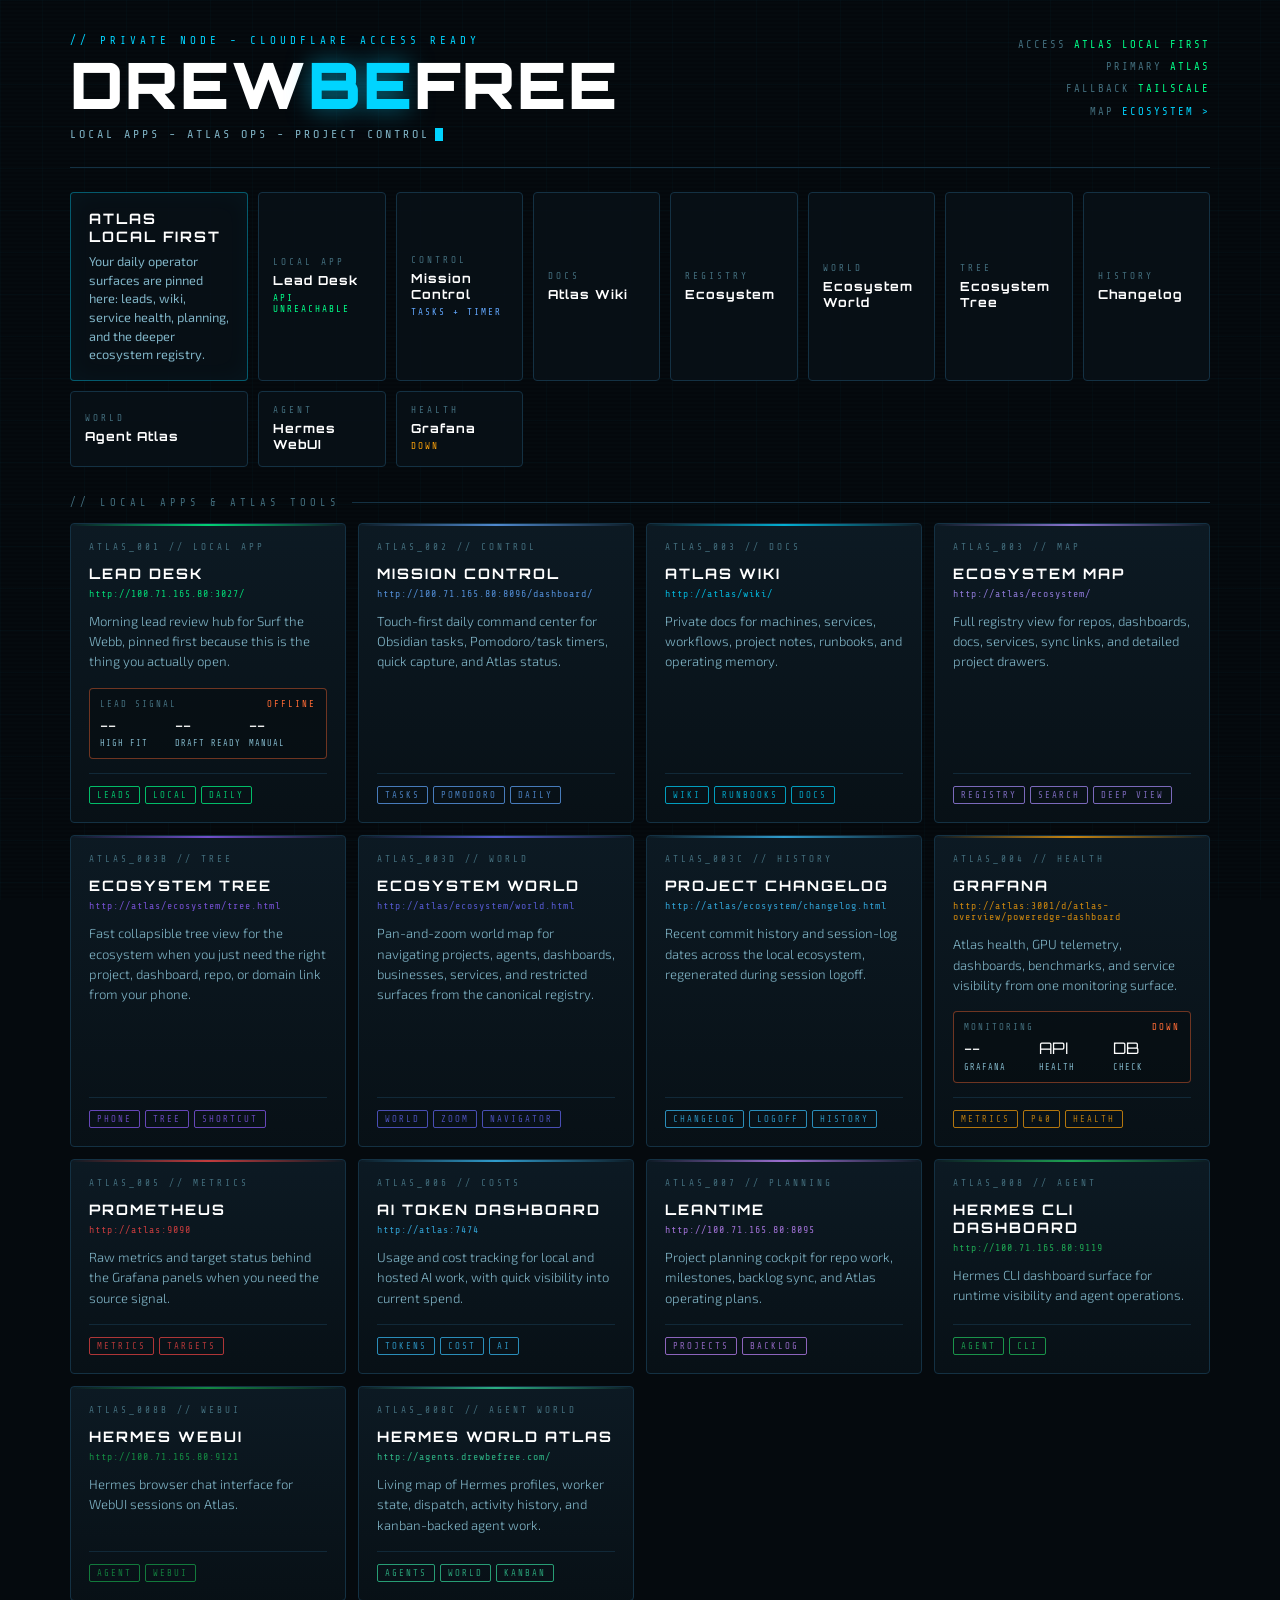
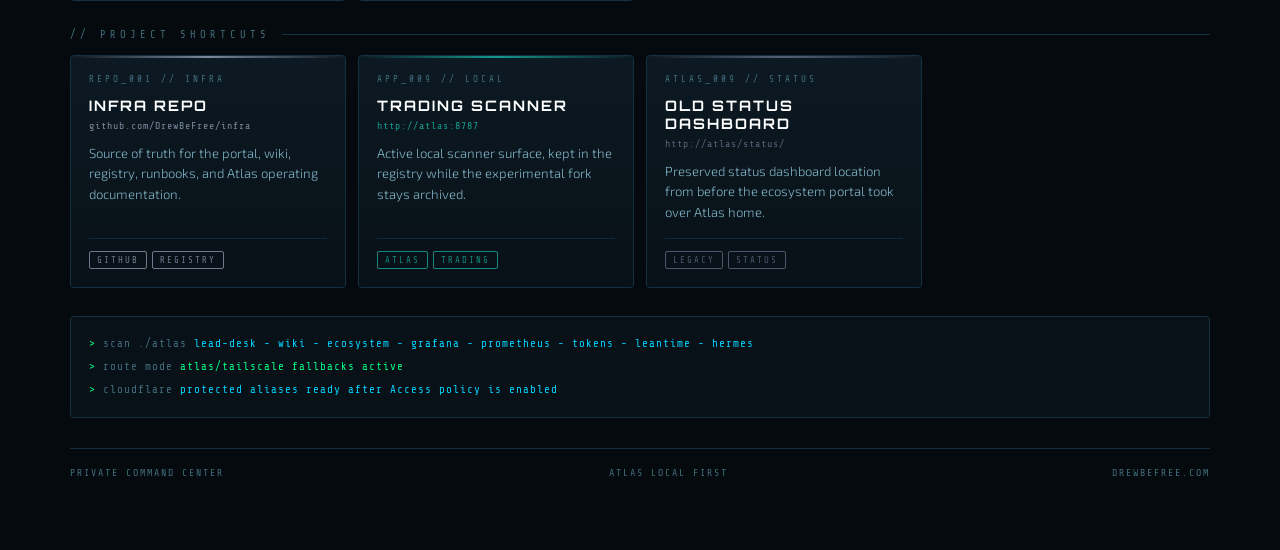
<file: internal-portal/launcher.html>
<!DOCTYPE html>
<html lang="en">
<head>
<meta charset="UTF-8">
<meta name="viewport" content="width=device-width, initial-scale=1.0">
<title>DrewBeFree // Private Command Center</title>
<meta name="theme-color" content="#071015">
<link href="https://fonts.googleapis.com/css2?family=Share+Tech+Mono&family=Orbitron:wght@400;700;900&family=Exo+2:wght@300;400;600&display=swap" rel="stylesheet">
<style>
  :root {
    --bg: #050a0e;
    --bg2: #081117;
    --panel: #0a151d;
    --panel2: #0d1b25;
    --border: #143143;
    --accent: #00d4ff;
    --accent2: #00ff88;
    --accent3: #f59e0b;
    --danger: #ff6b35;
    --text: #d7f4fa;
    --text-mid: #7fb3c5;
    --text-dim: #426d7c;
    --glow: rgba(0, 212, 255, 0.16);
  }

  * { box-sizing: border-box; margin: 0; padding: 0; }
  html, body { min-height: 100%; }
  body {
    background: var(--bg);
    color: var(--text);
    font-family: "Share Tech Mono", monospace;
    overflow-x: hidden;
  }
  body::before {
    content: "";
    position: fixed;
    inset: 0;
    background:
      repeating-linear-gradient(0deg, transparent, transparent 2px, rgba(0,0,0,0.12) 2px, rgba(0,0,0,0.12) 4px),
      linear-gradient(rgba(0,212,255,0.022) 1px, transparent 1px),
      linear-gradient(90deg, rgba(0,212,255,0.022) 1px, transparent 1px);
    background-size: auto, 42px 42px, 42px 42px;
    pointer-events: none;
    z-index: 0;
  }
  .wrap { position: relative; z-index: 1; max-width: 1180px; margin: 0 auto; padding: 34px 20px 72px; }
  header { display: grid; grid-template-columns: minmax(0, 1fr) auto; gap: 20px; align-items: start; border-bottom: 1px solid var(--border); padding-bottom: 26px; margin-bottom: 24px; }
  .eyebrow { color: var(--accent); font-size: 0.68rem; letter-spacing: 4px; text-transform: uppercase; margin-bottom: 8px; }
  .logo { font-family: "Orbitron", sans-serif; font-size: clamp(2.1rem, 6vw, 4rem); font-weight: 900; letter-spacing: 2px; color: #fff; line-height: 0.95; }
  .logo span { color: var(--accent); text-shadow: 0 0 24px rgba(0,212,255,0.5); }
  .subline { color: var(--text-mid); letter-spacing: 3px; font-size: 0.74rem; margin-top: 12px; }
  .status { min-width: 245px; text-align: right; color: var(--text-dim); font-size: 0.66rem; letter-spacing: 2px; line-height: 2.1; }
  .status .on { color: var(--accent2); }
  .cursor { display: inline-block; width: 8px; height: 13px; background: var(--accent); margin-left: 5px; vertical-align: middle; animation: blink 1s step-end infinite; }
  @keyframes blink { 0%,100%{opacity:1} 50%{opacity:0} }

  .atlas-rail {
    display: grid;
    grid-template-columns: minmax(0, 1.4fr) repeat(7, minmax(104px, 1fr));
    gap: 10px;
    margin-bottom: 30px;
  }
  .rail-main, .rail-link {
    border: 1px solid var(--border);
    background: rgba(8, 17, 23, 0.88);
    border-radius: 4px;
    min-height: 76px;
  }
  .rail-main { padding: 16px 18px; border-color: rgba(0,212,255,0.38); box-shadow: inset 0 0 24px rgba(0,212,255,0.04); }
  .rail-main strong { display: block; font-family: "Orbitron", sans-serif; color: #fff; letter-spacing: 2px; font-size: 0.9rem; margin-bottom: 7px; }
  .rail-main span { color: var(--text-mid); font-family: "Exo 2", sans-serif; font-size: 0.8rem; line-height: 1.45; }
  .rail-link {
    display: flex;
    flex-direction: column;
    justify-content: center;
    gap: 5px;
    padding: 13px 14px;
    text-decoration: none;
    color: inherit;
    transition: border-color 0.2s, transform 0.2s, box-shadow 0.2s;
  }
  .rail-link:hover, .card:hover { border-color: var(--card-accent, var(--accent)); transform: translateY(-2px); box-shadow: 0 8px 28px rgba(0,0,0,0.45), 0 0 18px var(--card-glow, var(--glow)); }
  .rail-link small, .card-id { color: var(--text-dim); font-size: 0.58rem; letter-spacing: 3px; text-transform: uppercase; }
  .rail-link b { color: #fff; font-family: "Orbitron", sans-serif; letter-spacing: 1px; font-size: 0.78rem; }
  .rail-signal { color: var(--card-accent, var(--accent)); font-size: 0.58rem; letter-spacing: 2px; text-transform: uppercase; line-height: 1.25; }

  .section-label { display: flex; align-items: center; gap: 12px; margin: 28px 0 14px; color: var(--text-dim); font-size: 0.65rem; letter-spacing: 4px; text-transform: uppercase; }
  .section-label::after { content: ""; flex: 1; height: 1px; background: var(--border); }
  .grid { display: grid; grid-template-columns: repeat(auto-fill, minmax(260px, 1fr)); gap: 12px; }
  .card {
    --card-accent: var(--accent);
    --card-glow: var(--glow);
    position: relative;
    overflow: hidden;
    min-height: 190px;
    display: flex;
    flex-direction: column;
    color: inherit;
    text-decoration: none;
    background: linear-gradient(180deg, rgba(13,27,37,0.95), rgba(8,17,23,0.96));
    border: 1px solid var(--border);
    border-radius: 4px;
    padding: 18px;
    transition: border-color 0.2s, transform 0.2s, box-shadow 0.2s;
  }
  .card::before { content: ""; position: absolute; inset: 0 0 auto; height: 2px; background: linear-gradient(90deg, transparent, var(--card-accent), transparent); opacity: 0.8; }
  .card-name { font-family: "Orbitron", sans-serif; color: #fff; font-weight: 700; letter-spacing: 2px; font-size: 0.9rem; margin: 12px 0 6px; }
  .card-url { color: var(--card-accent); font-size: 0.62rem; letter-spacing: 1px; opacity: 0.82; overflow-wrap: anywhere; }
  .card-desc { font-family: "Exo 2", sans-serif; color: var(--text-mid); font-size: 0.82rem; line-height: 1.55; margin: 12px 0 16px; font-weight: 300; }
  .signal {
    border: 1px solid rgba(127,179,197,0.18);
    background: rgba(5,10,14,0.42);
    border-radius: 4px;
    margin: 0 0 14px;
    padding: 10px;
  }
  .signal-head {
    display: flex;
    justify-content: space-between;
    gap: 10px;
    color: var(--text-dim);
    font-size: 0.56rem;
    letter-spacing: 2px;
    text-transform: uppercase;
    margin-bottom: 8px;
  }
  .signal-state { color: var(--card-accent); }
  .signal-grid { display: grid; grid-template-columns: repeat(3, minmax(0, 1fr)); gap: 8px; }
  .signal-metric { min-width: 0; }
  .signal-value { display: block; color: #fff; font-family: "Orbitron", sans-serif; font-size: 1rem; line-height: 1.1; }
  .signal-label { display: block; color: var(--text-mid); font-size: 0.54rem; letter-spacing: 1px; text-transform: uppercase; margin-top: 4px; }
  .signal[data-state="live"], .signal[data-state="up"] { border-color: rgba(0,255,136,0.28); }
  .signal[data-state="offline"], .signal[data-state="down"] { border-color: rgba(255,107,53,0.42); }
  .signal[data-state="offline"] .signal-state, .signal[data-state="down"] .signal-state { color: var(--danger); }
  .tags { display: flex; flex-wrap: wrap; gap: 5px; margin-top: auto; padding-top: 12px; border-top: 1px solid rgba(20,49,67,0.75); }
  .tag { border: 1px solid var(--card-accent); color: var(--card-accent); border-radius: 2px; padding: 3px 7px; font-size: 0.56rem; letter-spacing: 2px; text-transform: uppercase; opacity: 0.72; }
  .terminal { margin-top: 28px; padding: 16px 18px; background: var(--bg2); border: 1px solid var(--border); border-radius: 4px; color: var(--text-dim); font-size: 0.68rem; line-height: 2.1; letter-spacing: 1px; }
  .tl::before { content: "> "; color: var(--accent2); }
  .hi { color: var(--accent); }
  .ok { color: var(--accent2); }
  footer { display: flex; flex-wrap: wrap; justify-content: space-between; gap: 12px; color: var(--text-dim); border-top: 1px solid var(--border); margin-top: 30px; padding-top: 18px; font-size: 0.62rem; letter-spacing: 2px; }

  @media (max-width: 880px) {
    header { grid-template-columns: 1fr; }
    .status { text-align: left; min-width: 0; }
    .atlas-rail { grid-template-columns: 1fr 1fr; }
    .rail-main { grid-column: 1 / -1; }
  }
  @media (max-width: 560px) {
    .wrap { padding: 26px 14px 54px; }
    .atlas-rail, .grid { grid-template-columns: 1fr; }
    .card { min-height: 170px; }
  }
</style>
</head>
<body>
<div class="wrap">
  <header>
    <div>
      <div class="eyebrow">// PRIVATE NODE - CLOUDFLARE ACCESS READY</div>
      <div class="logo">DREW<span>BE</span>FREE</div>
      <div class="subline">LOCAL APPS - ATLAS OPS - PROJECT CONTROL<span class="cursor"></span></div>
    </div>
    <div class="status">
      <div>ACCESS <span class="on" id="accessMode">ATLAS LOCAL FIRST</span></div>
      <div>PRIMARY <span class="on">ATLAS</span></div>
      <div>FALLBACK <span class="on">TAILSCALE</span></div>
      <div>MAP <a href="http://atlas/ecosystem/" data-protected-href="https://portal.drewbefree.com/ecosystem/" style="color:var(--accent);text-decoration:none;">ECOSYSTEM &gt;</a></div>
    </div>
  </header>

  <section class="atlas-rail" aria-label="Atlas local priority links">
    <div class="rail-main">
      <strong>ATLAS LOCAL FIRST</strong>
      <span>Your daily operator surfaces are pinned here: leads, wiki, service health, planning, and the deeper ecosystem registry.</span>
    </div>
    <a class="rail-link" href="http://100.71.165.80:3027/" data-protected-href="https://leads.drewbefree.com/" style="--card-accent:#00ff88;--card-glow:rgba(0,255,136,0.1);"><small>LOCAL APP</small><b>Lead Desk</b><span class="rail-signal" id="leadRailSignal">checking leads</span></a>
    <a class="rail-link" href="http://100.71.165.80:8096/dashboard/" data-protected-href="https://portal.drewbefree.com/mission-control/" style="--card-accent:#60a5fa;--card-glow:rgba(96,165,250,0.13);"><small>CONTROL</small><b>Mission Control</b><span class="rail-signal">tasks + timer</span></a>
    <a class="rail-link" href="http://atlas/wiki/" data-protected-href="https://wiki.drewbefree.com/wiki/" style="--card-accent:#00d4ff;"><small>DOCS</small><b>Atlas Wiki</b></a>
    <a class="rail-link" href="http://atlas/ecosystem/" data-protected-href="https://portal.drewbefree.com/ecosystem/" style="--card-accent:#a78bfa;"><small>REGISTRY</small><b>Ecosystem</b></a>
    <a class="rail-link" href="http://atlas/ecosystem/world.html" data-protected-href="https://portal.drewbefree.com/ecosystem/world.html" style="--card-accent:#8b5cf6;"><small>WORLD</small><b>Ecosystem World</b></a>
    <a class="rail-link" href="http://atlas/ecosystem/tree.html" data-protected-href="https://portal.drewbefree.com/ecosystem/tree.html" style="--card-accent:#a78bfa;"><small>TREE</small><b>Ecosystem Tree</b></a>
    <a class="rail-link" href="http://atlas/ecosystem/changelog.html" data-protected-href="https://portal.drewbefree.com/ecosystem/changelog.html" style="--card-accent:#38bdf8;"><small>HISTORY</small><b>Changelog</b></a>
    <a class="rail-link" href="http://agents.drewbefree.com/" style="--card-accent:#34d399;--card-glow:rgba(52,211,153,0.13);"><small>WORLD</small><b>Agent Atlas</b></a>
    <a class="rail-link" href="http://atlas:9121/" data-protected-href="https://hermes.drewbefree.com/" style="--card-accent:#22c55e;--card-glow:rgba(34,197,94,0.12);"><small>AGENT</small><b>Hermes WebUI</b></a>
    <a class="rail-link" href="http://atlas:3001/d/atlas-overview/poweredge-dashboard" data-protected-href="https://grafana.drewbefree.com/d/atlas-overview/poweredge-dashboard" style="--card-accent:#f59e0b;"><small>HEALTH</small><b>Grafana</b><span class="rail-signal" id="grafanaRailSignal">checking</span></a>
  </section>

  <div class="section-label">// LOCAL APPS & ATLAS TOOLS</div>
  <section class="grid" aria-label="Local apps and Atlas tools">
    <a class="card" href="http://100.71.165.80:3027/" data-protected-href="https://leads.drewbefree.com/" style="--card-accent:#00ff88;--card-glow:rgba(0,255,136,0.11);">
      <div class="card-id">ATLAS_001 // LOCAL APP</div>
      <div class="card-name">LEAD DESK</div>
      <div class="card-url">http://100.71.165.80:3027/</div>
      <div class="card-desc">Morning lead review hub for Surf the Webb, pinned first because this is the thing you actually open.</div>
      <div class="signal" id="leadSignal" data-state="checking" aria-label="Lead Desk live state">
        <div class="signal-head"><span>Lead signal</span><span class="signal-state" id="leadSignalStatus">CHECKING</span></div>
        <div class="signal-grid">
          <span class="signal-metric"><span class="signal-value" id="leadHighFit">--</span><span class="signal-label">High fit</span></span>
          <span class="signal-metric"><span class="signal-value" id="leadDraftReady">--</span><span class="signal-label">Draft ready</span></span>
          <span class="signal-metric"><span class="signal-value" id="leadManual">--</span><span class="signal-label">Manual</span></span>
        </div>
      </div>
      <div class="tags"><span class="tag">Leads</span><span class="tag">Local</span><span class="tag">Daily</span></div>
    </a>
    <a class="card" href="http://100.71.165.80:8096/dashboard/" data-protected-href="https://portal.drewbefree.com/mission-control/" style="--card-accent:#60a5fa;--card-glow:rgba(96,165,250,0.13);">
      <div class="card-id">ATLAS_002 // CONTROL</div>
      <div class="card-name">MISSION CONTROL</div>
      <div class="card-url">http://100.71.165.80:8096/dashboard/</div>
      <div class="card-desc">Touch-first daily command center for Obsidian tasks, Pomodoro/task timers, quick capture, and Atlas status.</div>
      <div class="tags"><span class="tag">Tasks</span><span class="tag">Pomodoro</span><span class="tag">Daily</span></div>
    </a>
    <a class="card" href="http://atlas/wiki/" data-protected-href="https://wiki.drewbefree.com/wiki/" style="--card-accent:#00d4ff;">
      <div class="card-id">ATLAS_003 // DOCS</div>
      <div class="card-name">ATLAS WIKI</div>
      <div class="card-url">http://atlas/wiki/</div>
      <div class="card-desc">Private docs for machines, services, workflows, project notes, runbooks, and operating memory.</div>
      <div class="tags"><span class="tag">Wiki</span><span class="tag">Runbooks</span><span class="tag">Docs</span></div>
    </a>
    <a class="card" href="http://atlas/ecosystem/" data-protected-href="https://portal.drewbefree.com/ecosystem/" style="--card-accent:#a78bfa;--card-glow:rgba(167,139,250,0.12);">
      <div class="card-id">ATLAS_003 // MAP</div>
      <div class="card-name">ECOSYSTEM MAP</div>
      <div class="card-url">http://atlas/ecosystem/</div>
      <div class="card-desc">Full registry view for repos, dashboards, docs, services, sync links, and detailed project drawers.</div>
      <div class="tags"><span class="tag">Registry</span><span class="tag">Search</span><span class="tag">Deep View</span></div>
    </a>
    <a class="card" href="http://atlas/ecosystem/tree.html" data-protected-href="https://portal.drewbefree.com/ecosystem/tree.html" style="--card-accent:#8b5cf6;--card-glow:rgba(139,92,246,0.13);">
      <div class="card-id">ATLAS_003B // TREE</div>
      <div class="card-name">ECOSYSTEM TREE</div>
      <div class="card-url">http://atlas/ecosystem/tree.html</div>
      <div class="card-desc">Fast collapsible tree view for the ecosystem when you just need the right project, dashboard, repo, or domain link from your phone.</div>
      <div class="tags"><span class="tag">Phone</span><span class="tag">Tree</span><span class="tag">Shortcut</span></div>
    </a>
    <a class="card" href="http://atlas/ecosystem/world.html" data-protected-href="https://portal.drewbefree.com/ecosystem/world.html" style="--card-accent:#6366f1;--card-glow:rgba(99,102,241,0.13);">
      <div class="card-id">ATLAS_003D // WORLD</div>
      <div class="card-name">ECOSYSTEM WORLD</div>
      <div class="card-url">http://atlas/ecosystem/world.html</div>
      <div class="card-desc">Pan-and-zoom world map for navigating projects, agents, dashboards, businesses, services, and restricted surfaces from the canonical registry.</div>
      <div class="tags"><span class="tag">World</span><span class="tag">Zoom</span><span class="tag">Navigator</span></div>
    </a>
    <a class="card" href="http://atlas/ecosystem/changelog.html" data-protected-href="https://portal.drewbefree.com/ecosystem/changelog.html" style="--card-accent:#38bdf8;--card-glow:rgba(56,189,248,0.13);">
      <div class="card-id">ATLAS_003C // HISTORY</div>
      <div class="card-name">PROJECT CHANGELOG</div>
      <div class="card-url">http://atlas/ecosystem/changelog.html</div>
      <div class="card-desc">Recent commit history and session-log dates across the local ecosystem, regenerated during session logoff.</div>
      <div class="tags"><span class="tag">Changelog</span><span class="tag">Logoff</span><span class="tag">History</span></div>
    </a>
    <a class="card" href="http://atlas:3001/d/atlas-overview/poweredge-dashboard" data-protected-href="https://grafana.drewbefree.com/d/atlas-overview/poweredge-dashboard" style="--card-accent:#f59e0b;--card-glow:rgba(245,158,11,0.11);">
      <div class="card-id">ATLAS_004 // HEALTH</div>
      <div class="card-name">GRAFANA</div>
      <div class="card-url">http://atlas:3001/d/atlas-overview/poweredge-dashboard</div>
      <div class="card-desc">Atlas health, GPU telemetry, dashboards, benchmarks, and service visibility from one monitoring surface.</div>
      <div class="signal" id="grafanaSignal" data-state="checking" aria-label="Grafana monitoring state">
        <div class="signal-head"><span>Monitoring</span><span class="signal-state" id="grafanaSignalStatus">CHECKING</span></div>
        <div class="signal-grid">
          <span class="signal-metric"><span class="signal-value" id="grafanaSignalVersion">--</span><span class="signal-label">Grafana</span></span>
          <span class="signal-metric"><span class="signal-value">API</span><span class="signal-label">Health</span></span>
          <span class="signal-metric"><span class="signal-value">DB</span><span class="signal-label">Check</span></span>
        </div>
      </div>
      <div class="tags"><span class="tag">Metrics</span><span class="tag">P40</span><span class="tag">Health</span></div>
    </a>
    <a class="card" href="http://atlas:9090" data-protected-href="https://prometheus.drewbefree.com/" style="--card-accent:#ef4444;--card-glow:rgba(239,68,68,0.11);">
      <div class="card-id">ATLAS_005 // METRICS</div>
      <div class="card-name">PROMETHEUS</div>
      <div class="card-url">http://atlas:9090</div>
      <div class="card-desc">Raw metrics and target status behind the Grafana panels when you need the source signal.</div>
      <div class="tags"><span class="tag">Metrics</span><span class="tag">Targets</span></div>
    </a>
    <a class="card" href="http://atlas:7474" data-protected-href="https://tokens.drewbefree.com/" style="--card-accent:#38bdf8;">
      <div class="card-id">ATLAS_006 // COSTS</div>
      <div class="card-name">AI TOKEN DASHBOARD</div>
      <div class="card-url">http://atlas:7474</div>
      <div class="card-desc">Usage and cost tracking for local and hosted AI work, with quick visibility into current spend.</div>
      <div class="tags"><span class="tag">Tokens</span><span class="tag">Cost</span><span class="tag">AI</span></div>
    </a>
    <a class="card" href="http://100.71.165.80:8095" data-protected-href="https://planning.drewbefree.com/" style="--card-accent:#c084fc;--card-glow:rgba(192,132,252,0.12);">
      <div class="card-id">ATLAS_007 // PLANNING</div>
      <div class="card-name">LEANTIME</div>
      <div class="card-url">http://100.71.165.80:8095</div>
      <div class="card-desc">Project planning cockpit for repo work, milestones, backlog sync, and Atlas operating plans.</div>
      <div class="tags"><span class="tag">Projects</span><span class="tag">Backlog</span></div>
    </a>
    <a class="card" href="http://100.71.165.80:9119" data-protected-href="https://hermes.drewbefree.com/" style="--card-accent:#22c55e;">
      <div class="card-id">ATLAS_008 // AGENT</div>
      <div class="card-name">HERMES CLI DASHBOARD</div>
      <div class="card-url">http://100.71.165.80:9119</div>
      <div class="card-desc">Hermes CLI dashboard surface for runtime visibility and agent operations.</div>
      <div class="tags"><span class="tag">Agent</span><span class="tag">CLI</span></div>
    </a>
    <a class="card" href="http://100.71.165.80:9121" data-protected-href="https://hermes.drewbefree.com/" style="--card-accent:#16a34a;--card-glow:rgba(22,163,74,0.12);">
      <div class="card-id">ATLAS_008B // WEBUI</div>
      <div class="card-name">HERMES WEBUI</div>
      <div class="card-url">http://100.71.165.80:9121</div>
      <div class="card-desc">Hermes browser chat interface for WebUI sessions on Atlas.</div>
      <div class="tags"><span class="tag">Agent</span><span class="tag">WebUI</span></div>
    </a>
    <a class="card" href="http://agents.drewbefree.com/" style="--card-accent:#34d399;--card-glow:rgba(52,211,153,0.12);">
      <div class="card-id">ATLAS_008C // AGENT WORLD</div>
      <div class="card-name">HERMES WORLD ATLAS</div>
      <div class="card-url">http://agents.drewbefree.com/</div>
      <div class="card-desc">Living map of Hermes profiles, worker state, dispatch, activity history, and kanban-backed agent work.</div>
      <div class="tags"><span class="tag">Agents</span><span class="tag">World</span><span class="tag">Kanban</span></div>
    </a>
  </section>

  <div class="section-label">// PROJECT SHORTCUTS</div>
  <section class="grid" aria-label="Project shortcuts">
    <a class="card" href="https://github.com/DrewBeFree/infra" style="--card-accent:#94a3b8;">
      <div class="card-id">REPO_001 // INFRA</div>
      <div class="card-name">INFRA REPO</div>
      <div class="card-url">github.com/DrewBeFree/infra</div>
      <div class="card-desc">Source of truth for the portal, wiki, registry, runbooks, and Atlas operating documentation.</div>
      <div class="tags"><span class="tag">GitHub</span><span class="tag">Registry</span></div>
    </a>
    <a class="card" href="http://atlas:8787" data-protected-href="https://scanner.drewbefree.com/" style="--card-accent:#14b8a6;">
      <div class="card-id">APP_009 // LOCAL</div>
      <div class="card-name">TRADING SCANNER</div>
      <div class="card-url">http://atlas:8787</div>
      <div class="card-desc">Active local scanner surface, kept in the registry while the experimental fork stays archived.</div>
      <div class="tags"><span class="tag">Atlas</span><span class="tag">Trading</span></div>
    </a>
    <a class="card" href="http://atlas/status/" data-protected-href="https://portal.drewbefree.com/status/" style="--card-accent:#64748b;">
      <div class="card-id">ATLAS_009 // STATUS</div>
      <div class="card-name">OLD STATUS DASHBOARD</div>
      <div class="card-url">http://atlas/status/</div>
      <div class="card-desc">Preserved status dashboard location from before the ecosystem portal took over Atlas home.</div>
      <div class="tags"><span class="tag">Legacy</span><span class="tag">Status</span></div>
    </a>
  </section>

  <div class="terminal" aria-label="Private command center scan">
    <div class="tl">scan ./atlas <span class="hi">lead-desk - wiki - ecosystem - grafana - prometheus - tokens - leantime - hermes</span></div>
    <div class="tl">route mode <span class="ok" id="routeMode">atlas/tailscale fallbacks active</span></div>
    <div class="tl">cloudflare <span class="hi">protected aliases ready after Access policy is enabled</span></div>
  </div>

  <footer>
    <span>PRIVATE COMMAND CENTER</span>
    <span>ATLAS LOCAL FIRST</span>
    <span>DREWBEFREE.COM</span>
  </footer>
</div>
<script>
  function isProtectedHostedMode() {
    return window.location.protocol === "https:" && /(^|\.)drewbefree\.com$/i.test(window.location.hostname);
  }

  function launcherSignalUrls() {
    const hosted = isProtectedHostedMode();
    const localHost = window.location.hostname || "atlas";
    const hostedOrigin = window.location.origin || "https://portal.drewbefree.com";
    return {
      leadDashboardEndpoint: hosted ? `${hostedOrigin}/api/dashboard` : `http://${localHost}:8017/api/dashboard`,
      grafanaHealthEndpoint: hosted ? `${hostedOrigin}/api/health` : `http://${localHost}:3001/api/health`
    };
  }

  function text(id, value) {
    const el = document.getElementById(id);
    if (el) {
      el.textContent = value;
    }
  }

  function signalState(id, state) {
    const el = document.getElementById(id);
    if (el) {
      el.dataset.state = state;
    }
  }

  async function refreshLeadSignal(endpoint) {
    try {
      const response = await fetch(endpoint, { cache: "no-store" });
      if (!response.ok) {
        throw new Error(`Lead Desk API returned ${response.status}`);
      }

      const dashboard = await response.json();
      const metrics = dashboard.metrics || {};
      const highFit = metrics.high_fit ?? "--";
      const draftReady = metrics.draft_ready ?? "--";
      const manual = metrics.manual_reply_required ?? "--";

      text("leadHighFit", String(highFit));
      text("leadDraftReady", String(draftReady));
      text("leadManual", String(manual));
      text("leadRailSignal", `${highFit} high / ${draftReady} drafts`);
      text("leadSignalStatus", "LIVE");
      signalState("leadSignal", "live");
    } catch {
      text("leadRailSignal", "api unreachable");
      text("leadSignalStatus", "OFFLINE");
      signalState("leadSignal", "offline");
    }
  }

  function grafanaBeaconEndpoint(endpoint) {
    return endpoint.replace(/\/api\/health.*$/, "/public/img/fav32.png");
  }

  function probeGrafanaBeacon(endpoint) {
    const ImageCtor = window.Image || (typeof Image !== "undefined" ? Image : null);
    if (!ImageCtor) {
      return Promise.resolve(false);
    }

    return new Promise((resolve) => {
      const image = new ImageCtor();
      let settled = false;
      const finish = (result) => {
        if (settled) {
          return;
        }
        settled = true;
        resolve(result);
      };
      image.onload = () => finish(true);
      image.onerror = () => finish(false);
      if (typeof window.setTimeout === "function") {
        window.setTimeout(() => finish(false), 3000);
      }
      image.src = grafanaBeaconEndpoint(endpoint);
    });
  }

  async function refreshGrafanaSignal(endpoint) {
    try {
      const response = await fetch(endpoint, { cache: "no-store" });
      if (!response.ok) {
        throw new Error(`Grafana API returned ${response.status}`);
      }

      const health = await response.json();
      const up = health.database === "ok";
      text("grafanaRailSignal", up ? "UP" : "DOWN");
      text("grafanaSignalStatus", up ? "UP" : "DOWN");
      text("grafanaSignalVersion", health.version ? health.version.split("+")[0] : "--");
      signalState("grafanaSignal", up ? "up" : "down");
    } catch {
      const beaconUp = await probeGrafanaBeacon(endpoint);
      text("grafanaRailSignal", beaconUp ? "UP" : "DOWN");
      text("grafanaSignalStatus", beaconUp ? "UP" : "DOWN");
      text("grafanaSignalVersion", beaconUp ? "beacon" : "--");
      signalState("grafanaSignal", beaconUp ? "up" : "down");
    }
  }

  async function refreshLauncherSignals() {
    const { leadDashboardEndpoint, grafanaHealthEndpoint } = launcherSignalUrls();
    await Promise.all([
      refreshLeadSignal(leadDashboardEndpoint),
      refreshGrafanaSignal(grafanaHealthEndpoint)
    ]);
  }

  window.refreshLauncherSignals = refreshLauncherSignals;

  if (isProtectedHostedMode()) {
    document.querySelectorAll("[data-protected-href]").forEach((link) => {
      link.dataset.internalHref = link.getAttribute("href");
      link.href = link.dataset.protectedHref;
    });
    document.getElementById("accessMode").textContent = "CLOUDFLARE ACCESS";
    document.getElementById("routeMode").textContent = "https protected aliases active";
  }

  if (document.addEventListener) {
    document.addEventListener("DOMContentLoaded", refreshLauncherSignals);
  }
</script>
</body>
</html>
</file>
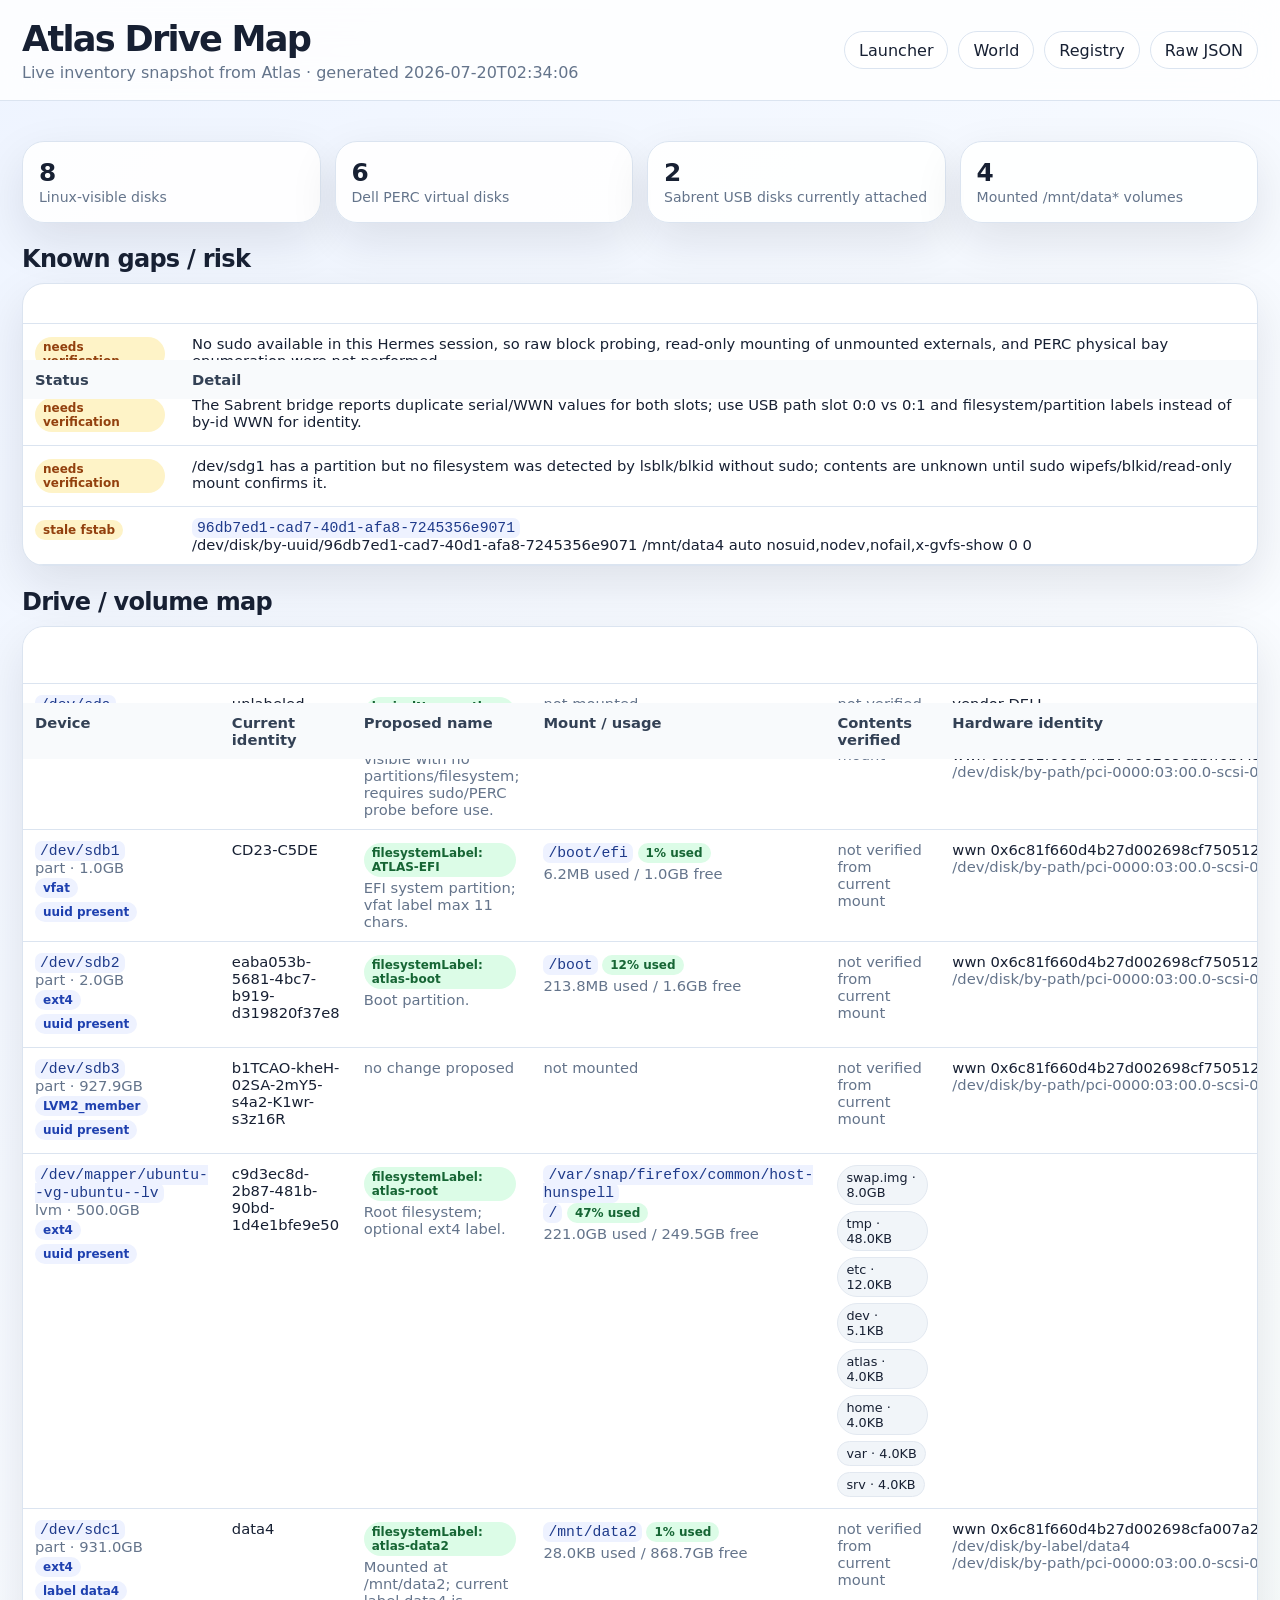
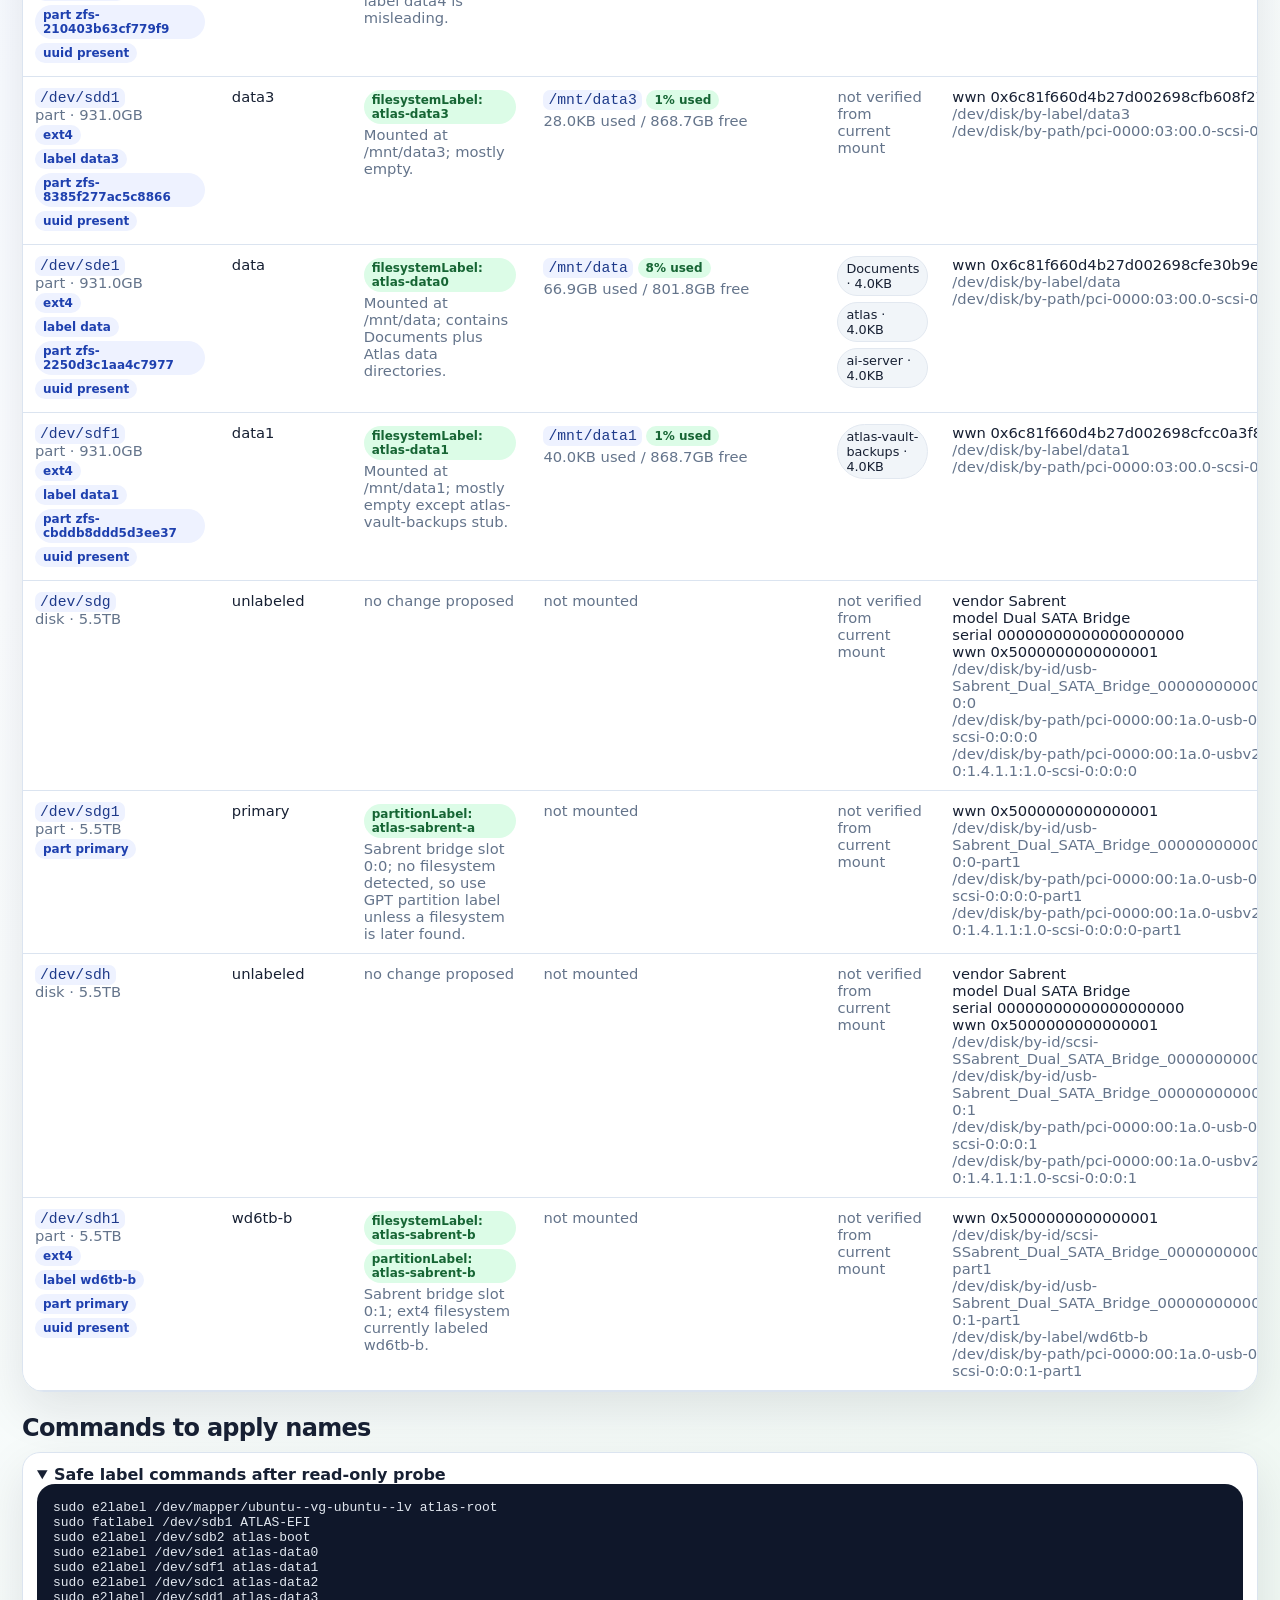
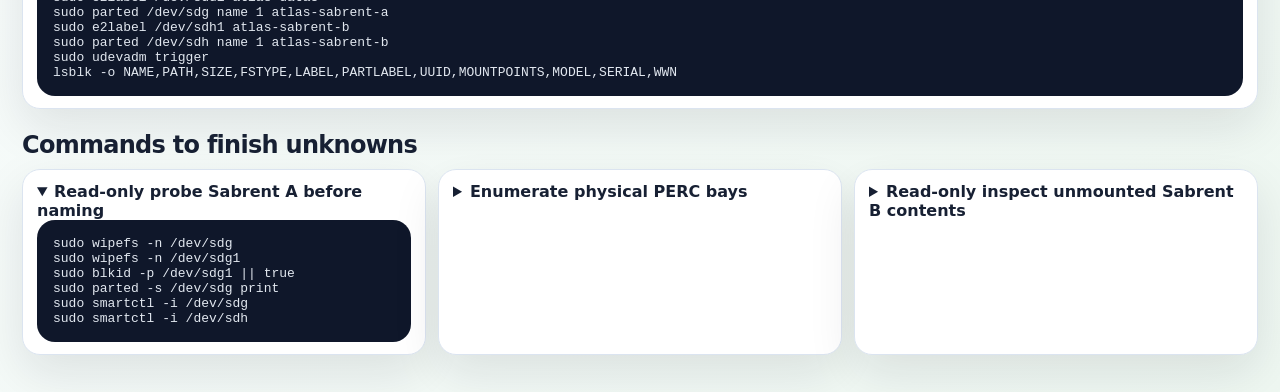
<file: internal-portal/storage.html>
<!doctype html>
<html lang="en">
<head>
  <meta charset="utf-8">
  <meta name="viewport" content="width=device-width, initial-scale=1">
  <title>Atlas Drive Map</title>
  <style>
    :root { --bg:#f4f7fb; --panel:#fff; --ink:#172033; --muted:#64748b; --line:#dbe4f0; --blue:#2563eb; --green:#059669; --amber:#d97706; --rose:#e11d48; --shadow:0 18px 48px rgba(15,23,42,.10); }
    * { box-sizing:border-box; } body { margin:0; font-family:Inter, ui-sans-serif, system-ui, -apple-system, BlinkMacSystemFont, "Segoe UI", sans-serif; color:var(--ink); background:linear-gradient(135deg,#eef4ff,#fbfdff 45%,#eef7f1); }
    header { position:sticky; top:0; z-index:5; padding:18px 22px; display:flex; gap:16px; align-items:center; justify-content:space-between; background:rgba(255,255,255,.82); border-bottom:1px solid var(--line); backdrop-filter:blur(18px); }
    h1 { margin:0; font-size:clamp(1.35rem,3vw,2.2rem); letter-spacing:-.05em; } .sub { margin:4px 0 0; color:var(--muted); } main { padding:22px; max-width:1500px; margin:0 auto; }
    .nav { display:flex; gap:10px; flex-wrap:wrap; } a.btn { display:inline-flex; align-items:center; min-height:38px; padding:0 14px; border:1px solid var(--line); border-radius:999px; background:#fff; color:var(--ink); text-decoration:none; }
    .grid { display:grid; grid-template-columns:repeat(4,minmax(0,1fr)); gap:14px; margin:18px 0; } .card { background:rgba(255,255,255,.88); border:1px solid var(--line); border-radius:22px; padding:16px; box-shadow:var(--shadow); } .card strong { display:block; font-size:1.55rem; } .card span { color:var(--muted); font-size:.88rem; }
    .section { margin:22px 0; } .section h2 { margin:0 0 10px; letter-spacing:-.03em; } .table-wrap { overflow:auto; border:1px solid var(--line); border-radius:22px; background:#fff; box-shadow:var(--shadow); } table { width:100%; border-collapse:collapse; min-width:980px; } th,td { padding:11px 12px; border-bottom:1px solid var(--line); text-align:left; vertical-align:top; font-size:.92rem; } th { position:sticky; top:76px; z-index:2; background:#f8fafc; color:#334155; } tr:hover td { background:#f8fbff; } code { padding:2px 5px; border-radius:7px; background:#eef2ff; color:#1e3a8a; }
    .pill { display:inline-flex; padding:3px 8px; border-radius:999px; font-weight:750; font-size:.75rem; background:#eef2ff; color:#1e40af; margin:2px 3px 2px 0; } .ok { background:#dcfce7; color:#166534; } .warn { background:#fef3c7; color:#92400e; } .muted { color:var(--muted); } .contents { display:flex; flex-wrap:wrap; gap:6px; } .contents span { background:#f1f5f9; border:1px solid #e2e8f0; border-radius:999px; padding:4px 8px; font-size:.8rem; } pre { margin:0; padding:16px; overflow:auto; background:#0f172a; color:#e2e8f0; border-radius:18px; } details { background:#fff; border:1px solid var(--line); border-radius:18px; padding:12px 14px; box-shadow:var(--shadow); } summary { cursor:pointer; font-weight:850; }
    @media (max-width:900px) { header { align-items:flex-start; flex-direction:column; } .grid { grid-template-columns:1fr 1fr; } main { padding:14px; } th { top:0; } } @media (max-width:560px) { .grid { grid-template-columns:1fr; } }
  </style>
</head>
<body>
<header>
  <div><h1>Atlas Drive Map</h1><p class="sub">Live inventory snapshot from Atlas · generated 2026-07-20T02:34:06</p></div>
  <nav class="nav"><a class="btn" href="launcher.html">Launcher</a><a class="btn" href="world.html">World</a><a class="btn" href="ecosystem.json">Registry</a><a class="btn" href="storage-inventory.json">Raw JSON</a></nav>
</header>
<main>
  <section class="grid">
    <div class="card"><strong>8</strong><span>Linux-visible disks</span></div>
    <div class="card"><strong>6</strong><span>Dell PERC virtual disks</span></div>
    <div class="card"><strong>2</strong><span>Sabrent USB disks currently attached</span></div>
    <div class="card"><strong>4</strong><span>Mounted /mnt/data* volumes</span></div>
  </section>
  <section class="section"><h2>Known gaps / risk</h2><div class="table-wrap"><table><thead><tr><th>Status</th><th>Detail</th></tr></thead><tbody><tr><td><span class="pill warn">needs verification</span></td><td>No sudo available in this Hermes session, so raw block probing, read-only mounting of unmounted externals, and PERC physical bay enumeration were not performed.</td></tr><tr><td><span class="pill warn">needs verification</span></td><td>The Sabrent bridge reports duplicate serial/WWN values for both slots; use USB path slot 0:0 vs 0:1 and filesystem/partition labels instead of by-id WWN for identity.</td></tr><tr><td><span class="pill warn">needs verification</span></td><td>/dev/sdg1 has a partition but no filesystem was detected by lsblk/blkid without sudo; contents are unknown until sudo wipefs/blkid/read-only mount confirms it.</td></tr><tr><td><span class="pill warn">stale fstab</span></td><td><code>96db7ed1-cad7-40d1-afa8-7245356e9071</code><br>/dev/disk/by-uuid/96db7ed1-cad7-40d1-afa8-7245356e9071 /mnt/data4 auto nosuid,nodev,nofail,x-gvfs-show 0 0</td></tr></tbody></table></div></section>
  <section class="section"><h2>Drive / volume map</h2><div class="table-wrap"><table><thead><tr><th>Device</th><th>Current identity</th><th>Proposed name</th><th>Mount / usage</th><th>Contents verified</th><th>Hardware identity</th></tr></thead><tbody><tr><td><code>/dev/sda</code><br><span class="muted">disk · 930.5GB</span></td><td>unlabeled</td><td><span class="pill ok">logicalName: atlas-perc-vd-spare-0</span><div class="muted">PERC virtual disk visible with no partitions/filesystem; requires sudo/PERC probe before use.</div></td><td><span class="muted">not mounted</span></td><td><span class="muted">not verified from current mount</span></td><td>vendor DELL<br>model PERC H710P<br>serial 0063537f0bffbb9826007db2d460f681<br>wwn 0x6c81f660d4b27d002698bbff0b7f5363<br><span class="muted">/dev/disk/by-path/pci-0000:03:00.0-scsi-0:2:0:0</span></td></tr><tr><td><code>/dev/sdb1</code><br><span class="muted">part · 1.0GB</span><br><span class="pill">vfat</span><br><span class="pill">uuid present</span></td><td>CD23-C5DE</td><td><span class="pill ok">filesystemLabel: ATLAS-EFI</span><div class="muted">EFI system partition; vfat label max 11 chars.</div></td><td><div><code>/boot/efi</code> <span class="pill ok">1% used</span><br><span class="muted">6.2MB used / 1.0GB free</span></div></td><td><span class="muted">not verified from current mount</span></td><td>wwn 0x6c81f660d4b27d002698cf75051282d7<br><span class="muted">/dev/disk/by-path/pci-0000:03:00.0-scsi-0:2:1:0-part1</span></td></tr><tr><td><code>/dev/sdb2</code><br><span class="muted">part · 2.0GB</span><br><span class="pill">ext4</span><br><span class="pill">uuid present</span></td><td>eaba053b-5681-4bc7-b919-d319820f37e8</td><td><span class="pill ok">filesystemLabel: atlas-boot</span><div class="muted">Boot partition.</div></td><td><div><code>/boot</code> <span class="pill ok">12% used</span><br><span class="muted">213.8MB used / 1.6GB free</span></div></td><td><span class="muted">not verified from current mount</span></td><td>wwn 0x6c81f660d4b27d002698cf75051282d7<br><span class="muted">/dev/disk/by-path/pci-0000:03:00.0-scsi-0:2:1:0-part2</span></td></tr><tr><td><code>/dev/sdb3</code><br><span class="muted">part · 927.9GB</span><br><span class="pill">LVM2_member</span><br><span class="pill">uuid present</span></td><td>b1TCAO-kheH-02SA-2mY5-s4a2-K1wr-s3z16R</td><td><span class="muted">no change proposed</span></td><td><span class="muted">not mounted</span></td><td><span class="muted">not verified from current mount</span></td><td>wwn 0x6c81f660d4b27d002698cf75051282d7<br><span class="muted">/dev/disk/by-path/pci-0000:03:00.0-scsi-0:2:1:0-part3</span></td></tr><tr><td><code>/dev/mapper/ubuntu--vg-ubuntu--lv</code><br><span class="muted">lvm · 500.0GB</span><br><span class="pill">ext4</span><br><span class="pill">uuid present</span></td><td>c9d3ec8d-2b87-481b-90bd-1d4e1bfe9e50</td><td><span class="pill ok">filesystemLabel: atlas-root</span><div class="muted">Root filesystem; optional ext4 label.</div></td><td><div><code>/var/snap/firefox/common/host-hunspell</code></div><div><code>/</code> <span class="pill ok">47% used</span><br><span class="muted">221.0GB used / 249.5GB free</span></div></td><td><div class="contents"><span>swap.img · 8.0GB</span><span>tmp · 48.0KB</span><span>etc · 12.0KB</span><span>dev · 5.1KB</span><span>atlas · 4.0KB</span><span>home · 4.0KB</span><span>var · 4.0KB</span><span>srv · 4.0KB</span></div></td><td></td></tr><tr><td><code>/dev/sdc1</code><br><span class="muted">part · 931.0GB</span><br><span class="pill">ext4</span><br><span class="pill">label data4</span><br><span class="pill">part zfs-210403b63cf779f9</span><br><span class="pill">uuid present</span></td><td>data4</td><td><span class="pill ok">filesystemLabel: atlas-data2</span><div class="muted">Mounted at /mnt/data2; current label data4 is misleading.</div></td><td><div><code>/mnt/data2</code> <span class="pill ok">1% used</span><br><span class="muted">28.0KB used / 868.7GB free</span></div></td><td><span class="muted">not verified from current mount</span></td><td>wwn 0x6c81f660d4b27d002698cfa007a250e6<br><span class="muted">/dev/disk/by-label/data4<br>/dev/disk/by-path/pci-0000:03:00.0-scsi-0:2:3:0-part1</span></td></tr><tr><td><code>/dev/sdd1</code><br><span class="muted">part · 931.0GB</span><br><span class="pill">ext4</span><br><span class="pill">label data3</span><br><span class="pill">part zfs-8385f277ac5c8866</span><br><span class="pill">uuid present</span></td><td>data3</td><td><span class="pill ok">filesystemLabel: atlas-data3</span><div class="muted">Mounted at /mnt/data3; mostly empty.</div></td><td><div><code>/mnt/data3</code> <span class="pill ok">1% used</span><br><span class="muted">28.0KB used / 868.7GB free</span></div></td><td><span class="muted">not verified from current mount</span></td><td>wwn 0x6c81f660d4b27d002698cfb608f27ef7<br><span class="muted">/dev/disk/by-label/data3<br>/dev/disk/by-path/pci-0000:03:00.0-scsi-0:2:4:0-part1</span></td></tr><tr><td><code>/dev/sde1</code><br><span class="muted">part · 931.0GB</span><br><span class="pill">ext4</span><br><span class="pill">label data</span><br><span class="pill">part zfs-2250d3c1aa4c7977</span><br><span class="pill">uuid present</span></td><td>data</td><td><span class="pill ok">filesystemLabel: atlas-data0</span><div class="muted">Mounted at /mnt/data; contains Documents plus Atlas data directories.</div></td><td><div><code>/mnt/data</code> <span class="pill ok">8% used</span><br><span class="muted">66.9GB used / 801.8GB free</span></div></td><td><div class="contents"><span>Documents · 4.0KB</span><span>atlas · 4.0KB</span><span>ai-server · 4.0KB</span></div></td><td>wwn 0x6c81f660d4b27d002698cfe30b9e550c<br><span class="muted">/dev/disk/by-label/data<br>/dev/disk/by-path/pci-0000:03:00.0-scsi-0:2:6:0-part1</span></td></tr><tr><td><code>/dev/sdf1</code><br><span class="muted">part · 931.0GB</span><br><span class="pill">ext4</span><br><span class="pill">label data1</span><br><span class="pill">part zfs-cbddb8ddd5d3ee37</span><br><span class="pill">uuid present</span></td><td>data1</td><td><span class="pill ok">filesystemLabel: atlas-data1</span><div class="muted">Mounted at /mnt/data1; mostly empty except atlas-vault-backups stub.</div></td><td><div><code>/mnt/data1</code> <span class="pill ok">1% used</span><br><span class="muted">40.0KB used / 868.7GB free</span></div></td><td><div class="contents"><span>atlas-vault-backups · 4.0KB</span></div></td><td>wwn 0x6c81f660d4b27d002698cfcc0a3f8491<br><span class="muted">/dev/disk/by-label/data1<br>/dev/disk/by-path/pci-0000:03:00.0-scsi-0:2:5:0-part1</span></td></tr><tr><td><code>/dev/sdg</code><br><span class="muted">disk · 5.5TB</span></td><td>unlabeled</td><td><span class="muted">no change proposed</span></td><td><span class="muted">not mounted</span></td><td><span class="muted">not verified from current mount</span></td><td>vendor Sabrent<br>model Dual SATA Bridge<br>serial 00000000000000000000<br>wwn 0x5000000000000001<br><span class="muted">/dev/disk/by-id/usb-Sabrent_Dual_SATA_Bridge_00000000000000000000-0:0<br>/dev/disk/by-path/pci-0000:00:1a.0-usb-0:1.4.1.1:1.0-scsi-0:0:0:0<br>/dev/disk/by-path/pci-0000:00:1a.0-usbv2-0:1.4.1.1:1.0-scsi-0:0:0:0</span></td></tr><tr><td><code>/dev/sdg1</code><br><span class="muted">part · 5.5TB</span><br><span class="pill">part primary</span></td><td>primary</td><td><span class="pill ok">partitionLabel: atlas-sabrent-a</span><div class="muted">Sabrent bridge slot 0:0; no filesystem detected, so use GPT partition label unless a filesystem is later found.</div></td><td><span class="muted">not mounted</span></td><td><span class="muted">not verified from current mount</span></td><td>wwn 0x5000000000000001<br><span class="muted">/dev/disk/by-id/usb-Sabrent_Dual_SATA_Bridge_00000000000000000000-0:0-part1<br>/dev/disk/by-path/pci-0000:00:1a.0-usb-0:1.4.1.1:1.0-scsi-0:0:0:0-part1<br>/dev/disk/by-path/pci-0000:00:1a.0-usbv2-0:1.4.1.1:1.0-scsi-0:0:0:0-part1</span></td></tr><tr><td><code>/dev/sdh</code><br><span class="muted">disk · 5.5TB</span></td><td>unlabeled</td><td><span class="muted">no change proposed</span></td><td><span class="muted">not mounted</span></td><td><span class="muted">not verified from current mount</span></td><td>vendor Sabrent<br>model Dual SATA Bridge<br>serial 00000000000000000000<br>wwn 0x5000000000000001<br><span class="muted">/dev/disk/by-id/scsi-SSabrent_Dual_SATA_Bridge_00000000000000000000<br>/dev/disk/by-id/usb-Sabrent_Dual_SATA_Bridge_00000000000000000000-0:1<br>/dev/disk/by-path/pci-0000:00:1a.0-usb-0:1.4.1.1:1.0-scsi-0:0:0:1<br>/dev/disk/by-path/pci-0000:00:1a.0-usbv2-0:1.4.1.1:1.0-scsi-0:0:0:1</span></td></tr><tr><td><code>/dev/sdh1</code><br><span class="muted">part · 5.5TB</span><br><span class="pill">ext4</span><br><span class="pill">label wd6tb-b</span><br><span class="pill">part primary</span><br><span class="pill">uuid present</span></td><td>wd6tb-b</td><td><span class="pill ok">filesystemLabel: atlas-sabrent-b</span><span class="pill ok">partitionLabel: atlas-sabrent-b</span><div class="muted">Sabrent bridge slot 0:1; ext4 filesystem currently labeled wd6tb-b.</div></td><td><span class="muted">not mounted</span></td><td><span class="muted">not verified from current mount</span></td><td>wwn 0x5000000000000001<br><span class="muted">/dev/disk/by-id/scsi-SSabrent_Dual_SATA_Bridge_00000000000000000000-part1<br>/dev/disk/by-id/usb-Sabrent_Dual_SATA_Bridge_00000000000000000000-0:1-part1<br>/dev/disk/by-label/wd6tb-b<br>/dev/disk/by-path/pci-0000:00:1a.0-usb-0:1.4.1.1:1.0-scsi-0:0:0:1-part1</span></td></tr></tbody></table></div></section>
  <section class="section"><h2>Commands to apply names</h2><details open><summary>Safe label commands after read-only probe</summary><pre>sudo e2label /dev/mapper/ubuntu--vg-ubuntu--lv atlas-root
sudo fatlabel /dev/sdb1 ATLAS-EFI
sudo e2label /dev/sdb2 atlas-boot
sudo e2label /dev/sde1 atlas-data0
sudo e2label /dev/sdf1 atlas-data1
sudo e2label /dev/sdc1 atlas-data2
sudo e2label /dev/sdd1 atlas-data3
sudo parted /dev/sdg name 1 atlas-sabrent-a
sudo e2label /dev/sdh1 atlas-sabrent-b
sudo parted /dev/sdh name 1 atlas-sabrent-b
sudo udevadm trigger
lsblk -o NAME,PATH,SIZE,FSTYPE,LABEL,PARTLABEL,UUID,MOUNTPOINTS,MODEL,SERIAL,WWN</pre></details></section>
  <section class="section"><h2>Commands to finish unknowns</h2><div style="display:grid; gap:12px; grid-template-columns:repeat(auto-fit,minmax(280px,1fr));"><details open><summary>Read-only probe Sabrent A before naming</summary><pre>sudo wipefs -n /dev/sdg
sudo wipefs -n /dev/sdg1
sudo blkid -p /dev/sdg1 || true
sudo parted -s /dev/sdg print
sudo smartctl -i /dev/sdg
sudo smartctl -i /dev/sdh</pre></details><details><summary>Enumerate physical PERC bays</summary><pre>sudo smartctl --scan-open
for n in $(seq 0 15); do echo &quot;=== megaraid,$n ===&quot;; sudo smartctl -i -d megaraid,$n /dev/sda 2&gt;/dev/null | sed -n &quot;1,35p&quot;; done
sudo apt-get update &amp;&amp; sudo apt-get install -y storcli || true
sudo storcli /c0 /eall /sall show all</pre></details><details><summary>Read-only inspect unmounted Sabrent B contents</summary><pre>sudo mkdir -p /mnt/probe-sabrent-b
sudo mount -o ro,noload /dev/sdh1 /mnt/probe-sabrent-b
find /mnt/probe-sabrent-b -maxdepth 2 -mindepth 1 -printf &quot;%y %s %p\n&quot; | sort | sed -n &quot;1,120p&quot;
sudo umount /mnt/probe-sabrent-b</pre></details></div></section>
</main>
</body>
</html>
</file>
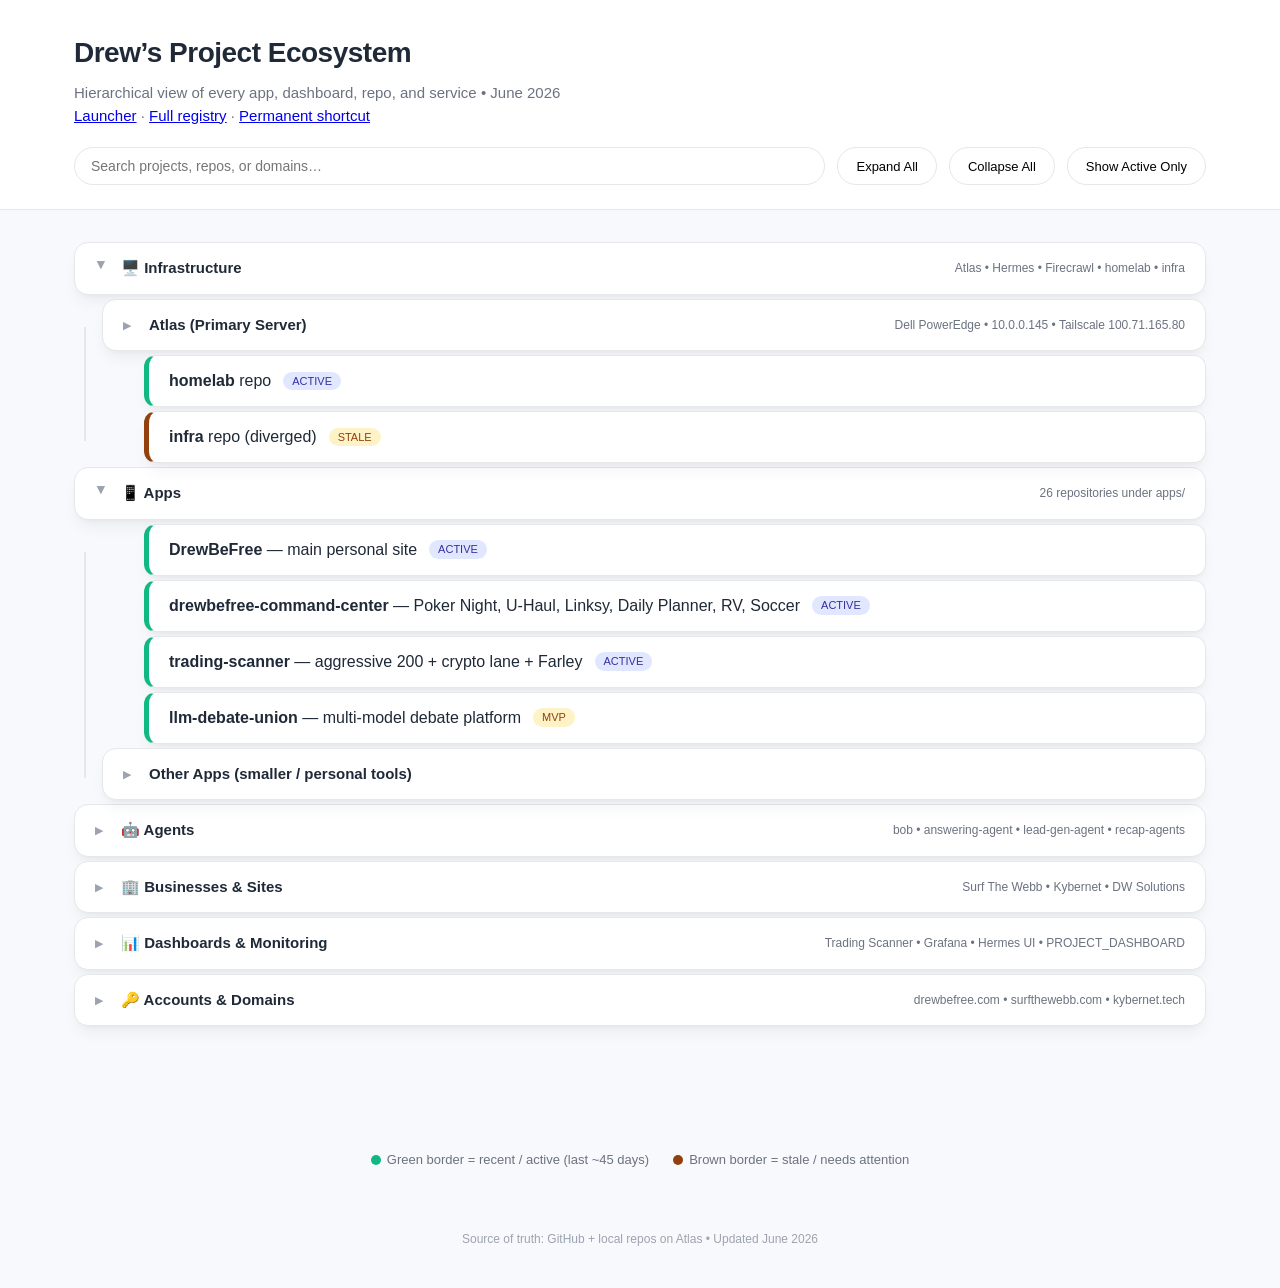
<file: internal-portal/tree.html>
<!DOCTYPE html>
<html lang="en">
<head>
<meta charset="UTF-8">
<meta name="viewport" content="width=device-width, initial-scale=1.0">
<meta name="theme-color" content="#6366f1">
<meta name="apple-mobile-web-app-capable" content="yes">
<meta name="apple-mobile-web-app-title" content="Ecosystem Tree">
<title>Drew’s Project Ecosystem • Tree View</title>
<style>
:root {
  --bg: #f8f9fc;
  --panel: #ffffff;
  --text: #1f2937;
  --muted: #6b7280;
  --accent: #6366f1;
  --border: #e5e7eb;
  --green: #10b981;
  --brown: #92400e;
  --shadow: 0 10px 15px -3px rgb(0 0 0 / 0.05), 0 4px 6px -4px rgb(0 0 0 / 0.05);
}
* { box-sizing: border-box; }
body {
  margin: 0;
  background: var(--bg);
  color: var(--text);
  font-family: -apple-system, BlinkMacSystemFont, "Segoe UI", Roboto, sans-serif;
  line-height: 1.5;
}
header {
  background: white;
  border-bottom: 1px solid var(--border);
  padding: 32px 24px 24px;
  position: sticky;
  top: 0;
  z-index: 100;
}
h1 {
  margin: 0 0 8px;
  font-size: 28px;
  font-weight: 700;
  letter-spacing: -.5px;
}
.subtitle {
  color: var(--muted);
  margin: 0;
  font-size: 15px;
}
.controls {
  display: flex;
  gap: 12px;
  margin-top: 20px;
  flex-wrap: wrap;
}
input[type="search"] {
  flex: 1;
  min-width: 260px;
  padding: 10px 16px;
  border: 1px solid var(--border);
  border-radius: 999px;
  font-size: 14px;
  background: white;
}
button {
  padding: 10px 18px;
  border-radius: 999px;
  border: 1px solid var(--border);
  background: white;
  font-size: 13px;
  cursor: pointer;
  transition: all .1s ease;
}
button:hover { background: #f3f4f6; }

.tree {
  max-width: 1180px;
  margin: 32px auto;
  padding: 0 24px 80px;
}
.branch {
  margin-left: 28px;
  position: relative;
}
.branch::before {
  content: '';
  position: absolute;
  left: -18px;
  top: 28px;
  bottom: 22px;
  width: 2px;
  background: #e5e7eb;
}
.details {
  margin: 4px 0;
}
.summary {
  display: flex;
  align-items: center;
  gap: 12px;
  padding: 14px 20px;
  background: var(--panel);
  border: 1px solid var(--border);
  border-radius: 14px;
  cursor: pointer;
  user-select: none;
  box-shadow: var(--shadow);
  transition: all .15s ease;
}
.summary:hover {
  border-color: #c7d2fe;
  box-shadow: 0 10px 15px -3px rgb(99 102 241 / 0.1);
}
.summary::marker { content: ''; }
.summary::before {
  content: '▶';
  font-size: 11px;
  color: #9ca3af;
  transition: transform .2s ease;
  width: 14px;
}
.details[open] > .summary::before {
  transform: rotate(90deg);
}
.node-label {
  font-weight: 600;
  font-size: 15px;
  flex: 1;
}
.node-meta {
  font-size: 12px;
  color: var(--muted);
  display: flex;
  gap: 8px;
  align-items: center;
}
.leaf {
  display: flex;
  align-items: center;
  gap: 12px;
  padding: 13px 20px;
  margin: 4px 0 4px 42px;
  background: white;
  border: 1px solid var(--border);
  border-left: 5px solid;
  border-radius: 12px;
  box-shadow: var(--shadow);
  transition: all .1s ease;
  text-decoration: none;
  color: inherit;
}
.leaf:hover {
  transform: translateX(3px);
  box-shadow: 0 10px 15px -3px rgb(0 0 0 / 0.08);
}
.status {
  font-size: 11px;
  padding: 1px 9px;
  border-radius: 999px;
  font-weight: 500;
}
.status.live { background: #d1fae5; color: #065f46; }
.status.active { background: #e0e7ff; color: #3730a3; }
.status.mvp { background: #fef3c7; color: #92400e; }
.status.stale { background: #fef3c7; color: #92400e; }

.legend {
  display: flex;
  gap: 24px;
  justify-content: center;
  margin: 40px 0 20px;
  font-size: 13px;
  color: var(--muted);
}
.legend span {
  display: inline-flex;
  align-items: center;
  gap: 6px;
}
.dot {
  width: 10px;
  height: 10px;
  border-radius: 50%;
}
.dot.green { background: var(--green); }
.dot.brown { background: var(--brown); }

footer {
  text-align: center;
  padding: 40px 20px;
  color: #9ca3af;
  font-size: 12px;
}
</style>
</head>
<body>

<header>
  <div style="max-width:1180px;margin:0 auto;padding:0 24px;">
    <h1>Drew’s Project Ecosystem</h1>
    <p class="subtitle">Hierarchical view of every app, dashboard, repo, and service • June 2026</p>
    <p class="subtitle"><a href="launcher.html">Launcher</a> · <a href="index.html">Full registry</a> · <a href="/ecosystem-tree.html">Permanent shortcut</a></p>

    <div class="controls">
      <input type="search" id="search" placeholder="Search projects, repos, or domains…">
      <button onclick="expandAll()">Expand All</button>
      <button onclick="collapseAll()">Collapse All</button>
      <button onclick="filterActive()">Show Active Only</button>
    </div>
  </div>
</header>

<div class="tree">

  <!-- Infrastructure -->
  <details class="details" open>
    <summary class="summary">
      <span class="node-label">🖥️ Infrastructure</span>
      <span class="node-meta">Atlas • Hermes • Firecrawl • homelab • infra</span>
    </summary>
    <div class="branch">

      <details class="details">
        <summary class="summary">
          <span class="node-label">Atlas (Primary Server)</span>
          <span class="node-meta">Dell PowerEdge • 10.0.0.145 • Tailscale 100.71.165.80</span>
        </summary>
        <div class="branch">
          <a class="leaf" style="border-left-color:var(--green)" href="http://100.71.165.80:9119" data-protected-href="https://hermes.drewbefree.com/" target="_blank">
            <span><strong>Hermes Agent</strong> — core AI runtime + 5 personas</span>
            <span class="status live">LIVE</span>
          </a>
          <a class="leaf" style="border-left-color:var(--green)" href="http://agents.drewbefree.com/" target="_blank">
            <span><strong>Hermes World Atlas</strong> — living 12-agent observability + kanban dispatch world</span>
            <span class="status live">LIVE</span>
          </a>
          <a class="leaf" style="border-left-color:var(--green)" href="https://github.com/DrewBeFree/ai-chat-history" target="_blank">
            <span><strong>AI Chat History</strong> — 2,652 convos • 38k chunks • curated knowledge</span>
            <span class="status active">ACTIVE</span>
          </a>
          <a class="leaf" style="border-left-color:var(--green)" href="http://127.0.0.1:3002" target="_blank">
            <span><strong>Firecrawl (self-hosted)</strong> — 127.0.0.1:3002</span>
            <span class="status live">LIVE</span>
          </a>
          <a class="leaf" style="border-left-color:var(--green)" href="http://100.71.165.80:3001" data-protected-href="https://grafana.drewbefree.com/" target="_blank">
            <span><strong>Grafana + Prometheus</strong> — monitoring stack</span>
            <span class="status live">LIVE</span>
          </a>
        </div>
      </details>

      <a class="leaf" style="border-left-color:var(--green)" href="https://github.com/DrewBeFree/homelab" target="_blank">
        <span><strong>homelab</strong> repo</span>
        <span class="status active">ACTIVE</span>
      </a>
      <a class="leaf" style="border-left-color:#92400e" href="https://github.com/DrewBeFree/infra" target="_blank">
        <span><strong>infra</strong> repo (diverged)</span>
        <span class="status stale">STALE</span>
      </a>
    </div>
  </details>

  <!-- Apps -->
  <details class="details" open>
    <summary class="summary">
      <span class="node-label">📱 Apps</span>
      <span class="node-meta">26 repositories under apps/</span>
    </summary>
    <div class="branch">

      <a class="leaf" style="border-left-color:var(--green)" href="https://github.com/DrewBeFree/DrewBeFree" target="_blank">
        <span><strong>DrewBeFree</strong> — main personal site</span>
        <span class="status active">ACTIVE</span>
      </a>
      <a class="leaf" style="border-left-color:var(--green)" href="https://github.com/DrewBeFree/DrewBeFree-Command-Center" target="_blank">
        <span><strong>drewbefree-command-center</strong> — Poker Night, U-Haul, Linksy, Daily Planner, RV, Soccer</span>
        <span class="status active">ACTIVE</span>
      </a>
      <a class="leaf" style="border-left-color:var(--green)" href="https://github.com/DrewBeFree/trading-scanner" target="_blank">
        <span><strong>trading-scanner</strong> — aggressive 200 + crypto lane + Farley</span>
        <span class="status active">ACTIVE</span>
      </a>
      <a class="leaf" style="border-left-color:var(--green)" href="https://github.com/DrewBeFree/llm-debate-union" target="_blank">
        <span><strong>llm-debate-union</strong> — multi-model debate platform</span>
        <span class="status mvp">MVP</span>
      </a>

      <details class="details">
        <summary class="summary"><span class="node-label">Other Apps (smaller / personal tools)</span></summary>
        <div class="branch">
          <a class="leaf" style="border-left-color:#10b981" href="https://github.com/DrewBeFree/adhd-snap" target="_blank"><span>adhd-snap</span></a>
          <a class="leaf" style="border-left-color:#10b981" href="https://github.com/DrewBeFree/daily-planner" target="_blank"><span>daily-planner</span></a>
          <a class="leaf" style="border-left-color:#10b981" href="https://github.com/DrewBeFree/rv-maintenance" target="_blank"><span>rv-maintenance</span></a>
          <a class="leaf" style="border-left-color:#10b981" href="https://github.com/DrewBeFree/soccer-pickup" target="_blank"><span>soccer-pickup</span></a>
          <a class="leaf" style="border-left-color:#10b981" href="https://github.com/DrewBeFree/uhaul-load-planner" target="_blank"><span>uhaul-load-planner</span></a>
          <a class="leaf" style="border-left-color:#10b981" href="https://github.com/DrewBeFree/poker" target="_blank"><span>poker</span></a>
          <a class="leaf" style="border-left-color:#10b981" href="https://github.com/DrewBeFree/golf" target="_blank"><span>golf</span></a>
          <a class="leaf" style="border-left-color:#10b981" href="https://github.com/DrewBeFree/recipes" target="_blank"><span>recipes</span></a>
          <a class="leaf" style="border-left-color:#10b981" href="https://github.com/DrewBeFree/recap-viewer" target="_blank"><span>recap-viewer</span></a>
          <a class="leaf" style="border-left-color:#10b981" href="https://github.com/DrewBeFree/ai-dog-trainer" target="_blank"><span>ai-dog-trainer</span></a>
          <a class="leaf" style="border-left-color:#10b981" href="https://github.com/DrewBeFree/yes" target="_blank"><span>yes</span></a>
        </div>
      </details>
    </div>
  </details>

  <!-- Agents -->
  <details class="details">
    <summary class="summary">
      <span class="node-label">🤖 Agents</span>
      <span class="node-meta">bob • answering-agent • lead-gen-agent • recap-agents</span>
    </summary>
    <div class="branch">
      <a class="leaf" style="border-left-color:var(--green)" href="https://github.com/DrewBeFree/bob" target="_blank">
        <span><strong>Bob (Slack Bot)</strong> — llama3.2:1b on Atlas</span>
        <span class="status live">LIVE</span>
      </a>
      <a class="leaf" style="border-left-color:#10b981" href="https://github.com/DrewBeFree/answering-agent" target="_blank"><span>answering-agent</span></a>
      <a class="leaf" style="border-left-color:#10b981" href="https://github.com/DrewBeFree/lead-gen-agent" target="_blank"><span>lead-gen-agent</span></a>
      <a class="leaf" style="border-left-color:#10b981" href="https://github.com/DrewBeFree/recap-agents" target="_blank"><span>recap-agents</span></a>
    </div>
  </details>

  <!-- Businesses & Sites -->
  <details class="details">
    <summary class="summary">
      <span class="node-label">🏢 Businesses &amp; Sites</span>
      <span class="node-meta">Surf The Webb • Kybernet • DW Solutions</span>
    </summary>
    <div class="branch">
      <a class="leaf" style="border-left-color:var(--green)" href="https://surfthewebb.com" target="_blank">
        <span><strong>Surf The Webb</strong> — monday.com consulting</span>
        <span class="status live">LIVE</span>
      </a>
      <a class="leaf" style="border-left-color:var(--green)" href="https://kybernet.tech" target="_blank">
        <span><strong>Kybernet</strong> — network + on-prem AI consulting</span>
        <span class="status active">ACTIVE</span>
      </a>
      <a class="leaf" style="border-left-color:#10b981" href="#" target="_blank"><span>DW Solutions</span> — residential IT (Marietta)</a>
      <a class="leaf" style="border-left-color:#10b981" href="https://dwebbsolutions.com" target="_blank"><span>dwebbsolutions.com</span></a>
      <a class="leaf" style="border-left-color:#10b981" href="https://kybernet.tech" target="_blank"><span>kybernet.tech</span></a>
      <a class="leaf" style="border-left-color:#10b981" href="#" target="_blank"><span>photography site</span></a>
      <a class="leaf" style="border-left-color:#10b981" href="https://github.com/DrewBeFree/luke-codex-guide" target="_blank"><span>luke-codex-guide</span></a>
    </div>
  </details>

  <!-- Dashboards & Monitoring -->
  <details class="details">
    <summary class="summary">
      <span class="node-label">📊 Dashboards &amp; Monitoring</span>
      <span class="node-meta">Trading Scanner • Grafana • Hermes UI • PROJECT_DASHBOARD</span>
    </summary>
    <div class="branch">
      <a class="leaf" style="border-left-color:var(--green)" href="https://scanner.drewbefree.com" target="_blank">
        <span><strong>Trading Scanner Dashboard</strong></span>
        <span class="status live">LIVE</span>
      </a>
      <a class="leaf" style="border-left-color:var(--green)" href="http://100.71.165.80:3001" data-protected-href="https://grafana.drewbefree.com/" target="_blank">
        <span><strong>Grafana</strong> — :3001</span>
        <span class="status live">LIVE</span>
      </a>
      <a class="leaf" style="border-left-color:var(--green)" href="http://100.71.165.80:9119" data-protected-href="https://hermes.drewbefree.com/" target="_blank">
        <span><strong>Hermes WebUI</strong> — :9119</span>
        <span class="status live">LIVE</span>
      </a>
      <a class="leaf" style="border-left-color:var(--green)" href="http://agents.drewbefree.com/" target="_blank">
        <span><strong>Hermes World Atlas</strong> — :4185 agent world</span>
        <span class="status live">LIVE</span>
      </a>
      <a class="leaf" style="border-left-color:var(--green)" href="http://100.71.165.80:8123/PROJECT_DASHBOARD.html" data-protected-href="https://portal.drewbefree.com/status/" target="_blank">
        <span><strong>PROJECT_DASHBOARD.html</strong></span>
        <span class="status active">ACTIVE</span>
      </a>
      <a class="leaf" style="border-left-color:var(--green)" href="http://atlas/ecosystem/tree.html" data-protected-href="https://portal.drewbefree.com/ecosystem/tree.html" target="_blank">
        <span><strong>ecosystem-tree.html</strong> (this file)</span>
        <span class="status active">ACTIVE</span>
      </a>
    </div>
  </details>

  <!-- Accounts / Domains -->
  <details class="details">
    <summary class="summary">
      <span class="node-label">🔑 Accounts &amp; Domains</span>
      <span class="node-meta">drewbefree.com • surfthewebb.com • kybernet.tech</span>
    </summary>
    <div class="branch">
      <a class="leaf" style="border-left-color:var(--green)" href="https://drewbefree.com" target="_blank">
        <span><strong>drewbefree.com</strong></span>
        <span class="status live">LIVE</span>
      </a>
      <a class="leaf" style="border-left-color:var(--green)" href="https://surfthewebb.com" target="_blank">
        <span><strong>surfthewebb.com</strong> (monday.com consulting)</span>
        <span class="status live">LIVE</span>
      </a>
      <a class="leaf" style="border-left-color:#10b981" href="https://kybernet.tech" target="_blank"><span>kybernet.tech</span></a>
    </div>
  </details>

</div>

<div class="legend">
  <span><span class="dot green"></span> Green border = recent / active (last ~45 days)</span>
  <span><span class="dot brown"></span> Brown border = stale / needs attention</span>
</div>

<footer>
  Source of truth: GitHub + local repos on Atlas • Updated June 2026
</footer>

<script>
if (window.location.protocol === 'https:' && /(^|\.)drewbefree\.com$/i.test(window.location.hostname)) {
  document.querySelectorAll('[data-protected-href]').forEach(link => {
    link.dataset.internalHref = link.getAttribute('href');
    link.href = link.dataset.protectedHref;
  });
}

const searchInput = document.getElementById('search');

searchInput.addEventListener('input', () => {
  const term = searchInput.value.toLowerCase().trim();
  document.querySelectorAll('.leaf').forEach(leaf => {
    const text = leaf.textContent.toLowerCase();
    leaf.style.display = text.includes(term) ? '' : 'none';
  });
});

function expandAll() {
  document.querySelectorAll('details').forEach(d => d.open = true);
}
function collapseAll() {
  document.querySelectorAll('details').forEach(d => d.open = false);
}
function filterActive() {
  document.querySelectorAll('.leaf').forEach(leaf => {
    const isStale = leaf.style.borderLeftColor.includes('146');
    leaf.style.display = isStale ? 'none' : '';
  });
}
</script>

</body>
</html>
</file>
<file: internal-portal/style.css>
:root {
  --bg: #090a0a;
  --bg-2: #101211;
  --panel: rgba(255, 255, 255, 0.065);
  --panel-strong: rgba(255, 255, 255, 0.105);
  --line: rgba(255, 255, 255, 0.13);
  --line-strong: rgba(255, 255, 255, 0.22);
  --text: #f4f1e8;
  --muted: #a9aa9f;
  --dim: #6f746b;
  --green: #b7ff5a;
  --cyan: #4dd7c8;
  --orange: #ff8b3d;
  --red: #ff5d57;
  --shadow: 0 24px 70px rgba(0, 0, 0, 0.34);
  --ease-smooth: cubic-bezier(0.22, 1, 0.36, 1);
  --ease-standard: cubic-bezier(0.4, 0, 0.2, 1);
}

* {
  box-sizing: border-box;
}

html {
  scroll-behavior: smooth;
}

body {
  margin: 0;
  min-height: 100vh;
  color: var(--text);
  background:
    radial-gradient(circle at 12% 8%, rgba(183, 255, 90, 0.12), transparent 28rem),
    radial-gradient(circle at 88% 12%, rgba(77, 215, 200, 0.12), transparent 24rem),
    linear-gradient(145deg, #080908 0%, #101211 48%, #090a0a 100%);
  font-family: "Segoe UI Variable", "Segoe UI", sans-serif;
}

body::before {
  content: "";
  position: fixed;
  inset: 0;
  z-index: -1;
  background-image:
    linear-gradient(rgba(255, 255, 255, 0.035) 1px, transparent 1px),
    linear-gradient(90deg, rgba(255, 255, 255, 0.035) 1px, transparent 1px);
  background-size: 44px 44px;
  mask-image: linear-gradient(to bottom, black, transparent 74%);
}

@keyframes fade-in-up {
  from {
    opacity: 0;
    transform: translateY(10px);
  }

  to {
    opacity: 1;
    transform: translateY(0);
  }
}

@keyframes panel-in {
  from {
    opacity: 0;
    transform: translateY(10px) scale(0.98);
  }

  to {
    opacity: 1;
    transform: translateY(0) scale(1);
  }
}

@keyframes fade-backdrop {
  from {
    opacity: 0;
  }

  to {
    opacity: 1;
  }
}

button,
input {
  font: inherit;
}

a {
  color: inherit;
}

.shell {
  width: min(1520px, calc(100% - 40px));
  margin: 0 auto;
}

.app-layout {
  animation: fade-in-up 0.36s ease both;
  width: min(1840px, calc(100% - 28px));
  margin: 0 auto;
  display: grid;
  grid-template-columns: 280px minmax(0, 1fr);
  gap: 22px;
  align-items: start;
}

.app-layout .shell {
  width: 100%;
  min-width: 0;
}

.mobile-nav-check,
.mobile-nav-button,
.mobile-nav-backdrop {
  display: none;
}

.side-nav {
  position: sticky;
  top: 82px;
  max-height: calc(100vh - 98px);
  padding-bottom: 18px;
  overflow: auto;
  scrollbar-color: rgba(183, 255, 90, 0.45) rgba(255, 255, 255, 0.06);
}

.side-nav-inner {
  animation: fade-in-up 0.42s ease both;
  padding: 16px;
  background: rgba(9, 10, 10, 0.72);
  border: 1px solid var(--line);
  border-radius: 8px;
  box-shadow: var(--shadow);
  backdrop-filter: blur(18px);
}

.side-nav-inner .eyebrow {
  margin-bottom: 14px;
}

.side-nav-groups {
  display: grid;
  gap: 8px;
}

.side-nav-group {
  animation: fade-in-up 0.24s ease both;
  border: 1px solid var(--line);
  border-radius: 8px;
  overflow: hidden;
  background: rgba(255, 255, 255, 0.04);
  transition: background 0.28s var(--ease-smooth), border-color 0.28s var(--ease-smooth), box-shadow 0.28s var(--ease-smooth);
}

.side-nav-trigger {
  position: relative;
  width: 100%;
  min-height: 42px;
  padding: 10px 12px;
  display: grid;
  grid-template-columns: minmax(0, 1fr) 28px;
  gap: 8px;
  align-items: center;
  color: var(--text);
  text-align: left;
  background: transparent;
  border: 0;
  cursor: pointer;
  transition: color 0.22s var(--ease-smooth), background 0.22s var(--ease-smooth);
}

.side-nav-trigger span {
  overflow: hidden;
  font-size: 0.82rem;
  font-weight: 850;
  text-overflow: ellipsis;
  white-space: nowrap;
}

.side-nav-trigger strong {
  width: 28px;
  height: 24px;
  display: inline-flex;
  align-items: center;
  justify-content: center;
  color: var(--green);
  background: rgba(183, 255, 90, 0.08);
  border: 1px solid rgba(183, 255, 90, 0.16);
  border-radius: 999px;
  font-size: 0.72rem;
}

.side-nav-trigger::after {
  content: "+";
  position: absolute;
  right: 12px;
  bottom: 0;
  color: var(--dim);
  font-weight: 900;
  transform: rotate(0deg);
  transition: color 0.24s var(--ease-smooth), transform 0.32s var(--ease-smooth);
}

.side-nav-group.is-open .side-nav-trigger::after {
  content: "-";
  color: var(--green);
  transform: rotate(180deg);
}

.side-nav-panel {
  display: grid;
  grid-template-rows: 0fr;
  opacity: 0;
  transform: translateY(-4px);
  transition: grid-template-rows 0.38s var(--ease-smooth), opacity 0.26s var(--ease-standard), transform 0.34s var(--ease-smooth);
}

.side-nav-group.is-open .side-nav-panel {
  grid-template-rows: 1fr;
  opacity: 1;
  transform: translateY(0);
}

.side-nav-list {
  min-height: 0;
  overflow: hidden;
}

.side-nav-list {
  padding: 0 8px 10px;
  display: grid;
  gap: 5px;
}

.side-nav-item {
  animation: fade-in-up 0.2s ease both;
  min-height: 36px;
  padding: 7px 8px 7px 11px;
  display: flex;
  align-items: center;
  color: var(--muted);
  text-align: left;
  text-decoration: none;
  background: rgba(255, 255, 255, 0.045);
  border: 1px solid transparent;
  border-left: 3px solid var(--green);
  border-radius: 6px;
  transition: color 0.2s var(--ease-smooth), background 0.22s var(--ease-smooth), border-color 0.22s var(--ease-smooth), transform 0.22s var(--ease-smooth);
}

.side-nav-item:is(button) {
  cursor: pointer;
}

.side-nav-item[data-visibility="private"] {
  border-left-color: var(--cyan);
}

.side-nav-item[data-visibility="sensitive"] {
  border-left-color: var(--red);
}

.side-nav-item:hover,
.side-nav-item:focus-visible {
  color: var(--text);
  border-color: var(--line-strong);
  transform: translateX(2px);
  outline: none;
}

.side-nav-label {
  min-width: 0;
  display: inline-flex;
  align-items: center;
  gap: 8px;
}

.side-nav-icon {
  position: relative;
  width: 22px;
  height: 22px;
  flex: 0 0 22px;
  display: inline-flex;
  align-items: center;
  justify-content: center;
  color: #eef6ff;
  background:
    linear-gradient(145deg, rgba(38, 132, 255, 0.92) 0%, rgba(76, 102, 134, 0.88) 54%, rgba(171, 181, 193, 0.9) 100%);
  border: 1px solid rgba(206, 224, 244, 0.36);
  border-radius: 6px;
  font-size: 0.58rem;
  font-weight: 900;
  box-shadow: inset 0 1px 0 rgba(255, 255, 255, 0.28), 0 3px 9px rgba(19, 64, 118, 0.18);
  overflow: hidden;
}

.side-nav-icon img {
  position: absolute;
  inset: 3px;
  width: calc(100% - 6px);
  height: calc(100% - 6px);
  object-fit: contain;
  background: transparent;
  border-radius: 4px;
}

.side-nav-name {
  font-size: 0.78rem;
  font-weight: 800;
  overflow: hidden;
  text-overflow: ellipsis;
  white-space: nowrap;
}

.topbar {
  position: sticky;
  top: 0;
  z-index: 20;
  height: 64px;
  padding: 0 22px;
  display: flex;
  align-items: center;
  gap: 28px;
  background: rgba(9, 10, 10, 0.78);
  border-bottom: 1px solid var(--line);
  backdrop-filter: blur(18px);
}

.brand,
.topbar nav,
.updated-pill,
.network-pill {
  display: inline-flex;
  align-items: center;
}

.brand {
  gap: 10px;
  font-weight: 800;
  text-decoration: none;
}

.brand-avatar {
  width: 34px;
  height: 34px;
  border: 1px solid rgba(77, 215, 200, 0.42);
  border-radius: 8px;
  object-fit: cover;
  box-shadow: 0 0 24px rgba(77, 215, 200, 0.28);
}

.topbar nav {
  gap: 4px;
}

.topbar nav a {
  padding: 8px 10px;
  color: var(--muted);
  font-size: 0.88rem;
  text-decoration: none;
}

.topbar nav a:hover {
  color: var(--text);
}

.updated-pill {
  margin-left: auto;
  min-height: 34px;
  padding: 8px 10px;
  color: var(--muted);
  background: rgba(255, 255, 255, 0.055);
  border: 1px solid var(--line);
  border-radius: 999px;
  font-size: 0.76rem;
  font-weight: 850;
}

.network-pill {
  margin-left: 0;
  gap: 8px;
  padding: 8px 11px;
  color: var(--green);
  background: rgba(183, 255, 90, 0.08);
  border: 1px solid rgba(183, 255, 90, 0.2);
  border-radius: 999px;
  font-size: 0.82rem;
  font-weight: 700;
}

.network-pill span,
.status-dot {
  width: 9px;
  height: 9px;
  border-radius: 999px;
  background: var(--green);
  box-shadow: 0 0 0 5px rgba(183, 255, 90, 0.12);
}

.hero-panel {
  animation: fade-in-up 0.38s ease both;
  min-height: 300px;
  padding: 56px 0 30px;
  display: grid;
  grid-template-columns: minmax(0, 1fr) 360px;
  gap: 24px;
  align-items: end;
}

.eyebrow {
  margin: 0 0 10px;
  color: var(--green);
  font-size: 0.72rem;
  font-weight: 900;
  letter-spacing: 0.16em;
  text-transform: uppercase;
}

h1,
h2,
h3,
p {
  margin-top: 0;
}

h1 {
  max-width: 860px;
  margin-bottom: 16px;
  font-size: clamp(3.2rem, 7vw, 7rem);
  line-height: 0.88;
  letter-spacing: -0.055em;
}

h2 {
  margin-bottom: 0;
  font-size: clamp(1.35rem, 2vw, 2rem);
  letter-spacing: -0.035em;
}

h3 {
  margin-bottom: 10px;
  font-size: 1.02rem;
  letter-spacing: -0.015em;
}

.lede {
  max-width: 780px;
  margin-bottom: 0;
  color: var(--muted);
  font-size: 1.06rem;
  line-height: 1.55;
}

.boundary-card {
  min-height: 122px;
  padding: 20px;
  display: flex;
  align-items: center;
  gap: 14px;
  background: linear-gradient(135deg, rgba(255, 255, 255, 0.12), rgba(255, 255, 255, 0.05));
  border: 1px solid var(--line-strong);
  border-radius: 16px;
  box-shadow: var(--shadow);
}

.boundary-card strong,
.boundary-card span:last-child {
  display: block;
}

.boundary-card span:last-child {
  margin-top: 5px;
  color: var(--muted);
}

.ops-strip {
  animation: fade-in-up 0.42s ease both;
  margin-bottom: 18px;
  display: grid;
  grid-template-columns: repeat(5, minmax(120px, 1fr));
  gap: 1px;
  overflow: hidden;
  background: var(--line);
  border: 1px solid var(--line);
  border-radius: 18px;
  box-shadow: var(--shadow);
}

.ops-strip div,
.ops-link-card {
  min-height: 110px;
  padding: 20px;
  background: rgba(255, 255, 255, 0.07);
}

.ops-link-card {
  color: var(--text);
  text-decoration: none;
  transition: background 160ms ease, color 160ms ease;
}

.ops-link-card:hover {
  background: rgba(183, 255, 90, 0.13);
  color: var(--green);
}

.ops-strip span {
  display: block;
  margin-bottom: 8px;
  font-size: 2.8rem;
  line-height: 1;
  font-weight: 850;
  letter-spacing: -0.05em;
}

.ops-strip label,
.result-count {
  color: var(--dim);
  font-size: 0.72rem;
  font-weight: 900;
  letter-spacing: 0.13em;
  text-transform: uppercase;
}

.priority-links {
  animation: fade-in-up 0.44s ease both;
  margin: 0 0 18px;
  display: grid;
  grid-template-columns: repeat(4, minmax(0, 1fr));
  gap: 10px;
}

.priority-links a,
.priority-links button {
  min-height: 76px;
  padding: 16px;
  display: grid;
  align-content: space-between;
  color: var(--text);
  text-decoration: none;
  text-align: left;
  background: rgba(255, 255, 255, 0.075);
  border: 1px solid var(--line);
  border-radius: 8px;
  box-shadow: 0 12px 34px rgba(0, 0, 0, 0.18);
  transition: transform 0.22s var(--ease-smooth), border-color 0.22s var(--ease-smooth), background 0.22s var(--ease-smooth);
}

.priority-links a:hover,
.priority-links button:hover {
  transform: translateY(-2px);
  color: var(--green);
  background: rgba(183, 255, 90, 0.1);
  border-color: rgba(183, 255, 90, 0.38);
}

.priority-links span {
  color: var(--dim);
  font-size: 0.72rem;
  font-weight: 900;
  letter-spacing: 0.13em;
  text-transform: uppercase;
}

.priority-links strong {
  font-size: 1.04rem;
}

.toolbar {
  animation: fade-in-up 0.46s ease both;
  position: sticky;
  top: 76px;
  z-index: 15;
  margin-bottom: 18px;
  padding: 12px;
  display: grid;
  grid-template-columns: minmax(280px, 1fr) auto;
  gap: 10px;
  align-items: center;
  background: rgba(9, 10, 10, 0.82);
  border: 1px solid var(--line);
  border-radius: 18px;
  backdrop-filter: blur(18px);
}

.search-wrap input {
  width: 100%;
  height: 42px;
  padding: 0 14px;
  color: var(--text);
  background: rgba(255, 255, 255, 0.07);
  border: 1px solid var(--line);
  border-radius: 12px;
  outline: none;
}

.search-wrap input:focus {
  border-color: rgba(183, 255, 90, 0.65);
  box-shadow: 0 0 0 4px rgba(183, 255, 90, 0.1);
}

.filter-trigger {
  min-width: 150px;
  height: 42px;
  padding: 6px 12px;
  display: grid;
  gap: 1px;
  align-content: center;
  color: #071006;
  text-align: left;
  background: var(--green);
  border: 0;
  border-radius: 12px;
  cursor: pointer;
}

.filter-trigger span {
  font-weight: 900;
}

.filter-trigger small {
  color: rgba(7, 16, 6, 0.72);
  font-size: 0.68rem;
  font-weight: 850;
  letter-spacing: 0.08em;
  text-transform: uppercase;
}

.segmented {
  display: inline-flex;
  gap: 4px;
  padding: 4px;
  background: rgba(255, 255, 255, 0.055);
  border: 1px solid var(--line);
  border-radius: 13px;
}

.segmented button {
  min-width: 78px;
  height: 34px;
  padding: 0 12px;
  color: var(--muted);
  background: transparent;
  border: 0;
  border-radius: 9px;
  cursor: pointer;
}

.segmented button.is-active {
  color: #071006;
  background: var(--green);
  font-weight: 800;
}

.filter-modal {
  position: fixed;
  inset: 0;
  z-index: 80;
  display: grid;
  place-items: center;
  padding: 18px;
}

.filter-modal[hidden] {
  display: none;
}

.filter-backdrop {
  position: absolute;
  inset: 0;
  background: rgba(0, 0, 0, 0.58);
  border: 0;
  cursor: pointer;
  backdrop-filter: blur(6px);
  animation: fade-backdrop 0.24s var(--ease-standard) both;
}

.filter-panel {
  position: relative;
  z-index: 1;
  width: min(560px, 100%);
  padding: 18px;
  display: grid;
  gap: 16px;
  animation: panel-in 0.3s var(--ease-smooth) both;
  background: rgba(16, 18, 17, 0.98);
  border: 1px solid var(--line-strong);
  border-radius: 12px;
  box-shadow: var(--shadow);
}

.filter-panel-head {
  display: flex;
  align-items: flex-start;
  justify-content: space-between;
  gap: 16px;
}

.filter-panel-head .eyebrow {
  margin-bottom: 5px;
}

.filter-group {
  display: grid;
  gap: 8px;
}

.filter-group h3 {
  margin-bottom: 0;
  color: var(--dim);
  font-size: 0.72rem;
  font-weight: 900;
  letter-spacing: 0.12em;
  text-transform: uppercase;
}

.filter-panel .segmented,
.filter-panel .segmented.compact {
  display: grid;
  grid-template-columns: repeat(4, minmax(0, 1fr));
}

.filter-panel .segmented.compact {
  grid-template-columns: repeat(5, minmax(0, 1fr));
}

.filter-panel .segmented button {
  min-width: 0;
}

.system-map-board {
  animation: fade-in-up 0.5s ease both;
  position: relative;
  margin: 0 0 38px;
  padding: 20px;
  background:
    linear-gradient(180deg, rgba(255, 255, 255, 0.085), rgba(255, 255, 255, 0.04)),
    rgba(10, 12, 11, 0.84);
  border: 1px solid var(--line);
  border-radius: 8px;
  box-shadow: var(--shadow);
}

.sitemap-root {
  position: relative;
  width: min(420px, 100%);
  min-height: 96px;
  margin: 0 auto 34px;
  padding: 18px 20px;
  display: grid;
  gap: 5px;
  text-align: center;
  background: #101411;
  border: 1px solid rgba(183, 255, 90, 0.32);
  border-radius: 8px;
  box-shadow: 0 0 0 1px rgba(183, 255, 90, 0.05) inset;
}

.sitemap-root::after {
  content: "";
  position: absolute;
  left: 50%;
  bottom: -35px;
  width: 1px;
  height: 34px;
  background: var(--line-strong);
}

.root-kicker,
.sitemap-root small {
  color: var(--dim);
  font-size: 0.68rem;
  font-weight: 900;
  letter-spacing: 0.12em;
  text-transform: uppercase;
}

.sitemap-root strong {
  font-size: 1.28rem;
}

.system-map {
  position: relative;
  display: grid;
  grid-template-columns: repeat(12, minmax(0, 1fr));
  grid-auto-rows: minmax(180px, auto);
  gap: 12px;
  align-items: stretch;
}

.system-map::before,
.system-map::after {
  content: "";
  position: absolute;
  pointer-events: none;
}

.system-map::before {
  inset: 18% 12% 22%;
  border: 1px solid rgba(183, 255, 90, 0.08);
  border-radius: 8px;
}

.system-map::after {
  top: 50%;
  left: 8%;
  right: 8%;
  height: 1px;
  background: linear-gradient(90deg, transparent, rgba(77, 215, 200, 0.42), rgba(183, 255, 90, 0.46), rgba(255, 93, 87, 0.28), transparent);
}

.map-zone {
  position: relative;
  min-width: 0;
  min-height: 210px;
  padding: 13px;
  display: grid;
  grid-template-rows: auto 1fr;
  gap: 10px;
  animation: fade-in-up 0.28s ease both;
  background:
    linear-gradient(145deg, rgba(255, 255, 255, 0.082), rgba(255, 255, 255, 0.035)),
    rgba(7, 8, 8, 0.78);
  border: 1px solid var(--line);
  border-radius: 8px;
  overflow: hidden;
  box-shadow: inset 0 1px 0 rgba(255, 255, 255, 0.04);
}

.map-zone::before {
  content: "";
  position: absolute;
  inset: 0;
  pointer-events: none;
  background: radial-gradient(circle at 24% 16%, rgba(255, 255, 255, 0.08), transparent 42%);
  opacity: 0.8;
}

.map-zone[data-zone="source"] {
  grid-column: span 3;
}

.map-zone[data-zone="atlas"] {
  grid-column: span 3;
  border-color: rgba(183, 255, 90, 0.34);
}

.map-zone[data-zone="alienware"] {
  grid-column: span 3;
  border-color: rgba(77, 215, 200, 0.34);
}

.map-zone[data-zone="public"] {
  grid-column: span 3;
}

.map-zone[data-zone="docs"] {
  grid-column: span 6;
}

.map-zone[data-zone="sensitive"] {
  grid-column: span 6;
  border-color: rgba(255, 93, 87, 0.34);
}

.zone-head {
  position: relative;
  width: 100%;
  min-height: 62px;
  padding: 0;
  display: grid;
  grid-template-columns: minmax(0, 1fr) 34px;
  gap: 12px;
  align-items: center;
  color: var(--text);
  text-align: left;
  background: transparent;
  border: 0;
  cursor: pointer;
  z-index: 1;
}

.zone-head:disabled {
  cursor: default;
}

.zone-head h3 {
  margin-bottom: 4px;
  font-size: 0.9rem;
  letter-spacing: 0;
}

.zone-head p {
  margin-bottom: 0;
  color: var(--muted);
  font-size: 0.72rem;
  line-height: 1.35;
}

.zone-head span {
  width: 34px;
  height: 34px;
  display: inline-flex;
  align-items: center;
  justify-content: center;
  color: var(--green);
  background: rgba(183, 255, 90, 0.08);
  border: 1px solid rgba(183, 255, 90, 0.2);
  border-radius: 999px;
  font-weight: 900;
}

.map-rail {
  position: absolute;
  left: 18px;
  right: 18px;
  top: 88px;
  height: 2px;
  background: linear-gradient(90deg, rgba(77, 215, 200, 0.4), rgba(183, 255, 90, 0.26), transparent);
  opacity: 0.8;
}

.zone-body {
  position: relative;
  z-index: 1;
  display: grid;
  gap: 9px;
  align-content: start;
}

.zone-node-list {
  display: grid;
  grid-template-columns: repeat(auto-fit, minmax(128px, 1fr));
  gap: 6px;
}

.map-node {
  animation: fade-in-up 0.2s ease both;
  position: relative;
  min-height: 48px;
  padding: 8px 9px;
  display: grid;
  gap: 2px;
  color: var(--text);
  text-align: left;
  background:
    linear-gradient(135deg, rgba(255, 255, 255, 0.08), rgba(255, 255, 255, 0.025)),
    rgba(5, 6, 5, 0.74);
  border: 1px solid var(--line);
  border-radius: 8px;
  cursor: pointer;
  overflow: hidden;
  transition: transform 0.28s var(--ease-smooth), border-color 0.24s var(--ease-smooth), background 0.24s var(--ease-smooth), box-shadow 0.28s var(--ease-smooth);
}

.map-node::before {
  content: "";
  position: absolute;
  inset: 0 auto 0 0;
  width: 3px;
  background: var(--green);
  opacity: 0.8;
}

.map-node:hover,
.map-node:focus-visible {
  transform: translateY(-1px);
  border-color: rgba(183, 255, 90, 0.45);
  background: rgba(255, 255, 255, 0.082);
  outline: none;
}

.map-node[data-visibility="private"] {
  border-color: rgba(77, 215, 200, 0.2);
}

.map-node[data-visibility="private"]::before {
  background: var(--cyan);
}

.map-node[data-visibility="sensitive"] {
  border-color: rgba(255, 93, 87, 0.32);
}

.map-node[data-visibility="sensitive"]::before {
  background: var(--red);
}

.zone-primary {
  min-height: 66px;
  padding: 11px 12px;
  background:
    linear-gradient(135deg, rgba(183, 255, 90, 0.16), rgba(77, 215, 200, 0.08)),
    rgba(5, 6, 5, 0.82);
  border-color: var(--line-strong);
}

.node-name,
.node-meta,
.node-host {
  overflow-wrap: anywhere;
}

.node-name {
  padding-left: 3px;
  font-weight: 850;
  font-size: 0.8rem;
}

.node-meta,
.node-host {
  padding-left: 3px;
  color: var(--dim);
  font-size: 0.58rem;
  font-weight: 900;
  letter-spacing: 0.08em;
  text-transform: uppercase;
}

.node-host {
  color: var(--muted);
}

.empty-zone {
  min-height: 42px;
  margin: 0;
  padding: 10px;
  color: var(--dim);
  background: rgba(255, 255, 255, 0.035);
  border: 1px dashed var(--line);
  border-radius: 8px;
  font-size: 0.76rem;
}

.collapsible-section {
  margin-top: 26px;
}

.section-head {
  margin: 34px 0 14px;
  display: flex;
  align-items: end;
  justify-content: space-between;
  gap: 16px;
}

.section-toggle {
  width: 100%;
  padding: 0;
  color: inherit;
  background: transparent;
  border: 0;
  text-align: left;
  cursor: pointer;
}

.section-toggle::after {
  content: "";
  width: 9px;
  height: 9px;
  margin-left: auto;
  flex: 0 0 auto;
  border-right: 2px solid var(--muted);
  border-bottom: 2px solid var(--muted);
  transform: rotate(45deg);
  transition: transform 0.26s var(--ease-smooth), border-color 0.22s var(--ease-smooth);
}

.section-toggle:hover::after,
.section-toggle:focus-visible::after,
.collapsible-section.is-open .section-toggle::after {
  border-color: var(--green);
}

.collapsible-section.is-open .section-toggle::after {
  transform: rotate(225deg);
}

.section-toggle:focus-visible {
  outline: 2px solid rgba(183, 255, 90, 0.45);
  outline-offset: 7px;
  border-radius: 8px;
}

.section-body {
  display: grid;
  grid-template-rows: 0fr;
  opacity: 0;
  transform: translateY(-6px);
  transition: grid-template-rows 0.34s var(--ease-smooth), opacity 0.24s var(--ease-standard), transform 0.3s var(--ease-smooth);
}

.collapsible-section.is-open .section-body {
  grid-template-rows: 1fr;
  opacity: 1;
  transform: translateY(0);
}

.section-body-inner {
  min-height: 0;
  overflow: hidden;
}

.catalog-list,
.ops-list {
  display: grid;
  gap: 6px;
}

.badge {
  padding: 3px 6px;
  color: var(--muted);
  background: rgba(255, 255, 255, 0.06);
  border: 1px solid var(--line);
  border-radius: 999px;
  font-size: 0.58rem;
  font-weight: 900;
  letter-spacing: 0.08em;
  text-transform: uppercase;
}

.badge.visibility {
  color: var(--cyan);
}

[data-visibility="sensitive"] .badge.visibility {
  color: var(--red);
}

.action-link,
.control-button {
  min-height: 26px;
  padding: 5px 8px;
  display: inline-flex;
  align-items: center;
  justify-content: center;
  color: #071006;
  background: var(--green);
  border: 0;
  border-radius: 7px;
  font-size: 0.62rem;
  font-weight: 900;
  text-decoration: none;
  text-transform: uppercase;
  cursor: pointer;
}

.action-link.secondary {
  color: var(--text);
  background: rgba(255, 255, 255, 0.09);
  border: 1px solid var(--line);
}

.control-button {
  color: var(--muted);
  background: rgba(255, 255, 255, 0.055);
  border: 1px solid var(--line);
}

.control-button:hover,
.action-link.secondary:hover {
  color: var(--text);
  border-color: var(--line-strong);
}

.catalog-row {
  min-height: 54px;
  padding: 7px 9px;
  display: grid;
  grid-template-columns: minmax(260px, 1.55fr) minmax(150px, 0.65fr) minmax(150px, 0.8fr) minmax(220px, auto);
  gap: 9px;
  align-items: center;
  animation: fade-in-up 0.22s ease both;
  background: rgba(255, 255, 255, 0.055);
  border: 1px solid var(--line);
  border-radius: 8px;
  transition: background 0.24s var(--ease-smooth), border-color 0.24s var(--ease-smooth), transform 0.24s var(--ease-smooth), box-shadow 0.24s var(--ease-smooth);
}

.catalog-row:hover {
  background: var(--panel-strong);
  border-color: var(--line-strong);
  transform: translateY(-1px);
}

.catalog-row[data-visibility="sensitive"] {
  border-left: 3px solid var(--red);
}

.catalog-row[data-visibility="private"] {
  border-left: 3px solid var(--cyan);
}

.catalog-row[data-visibility="public"] {
  border-left: 3px solid var(--green);
}

.catalog-row-main {
  min-width: 0;
  display: grid;
  grid-template-columns: 16px minmax(0, 1fr);
  gap: 8px;
  align-items: center;
  cursor: pointer;
}

.catalog-row-main:focus-visible {
  outline: 2px solid rgba(183, 255, 90, 0.45);
  outline-offset: 4px;
}

.compact-dot {
  width: 8px;
  height: 8px;
  box-shadow: 0 0 0 4px rgba(183, 255, 90, 0.1);
}

.catalog-row-main h3 {
  margin-bottom: 1px;
  font-size: 0.84rem;
  letter-spacing: 0;
}

.catalog-row-main p {
  margin-bottom: 0;
  color: var(--muted);
  font-size: 0.72rem;
  line-height: 1.25;
  overflow: hidden;
  text-overflow: ellipsis;
  white-space: nowrap;
}

.catalog-row-badges,
.catalog-row-actions {
  display: flex;
  flex-wrap: wrap;
  gap: 5px;
  align-items: center;
}

.catalog-row-target {
  color: var(--dim);
  font-size: 0.7rem;
  font-weight: 850;
  overflow-wrap: anywhere;
}

.catalog-row-actions {
  justify-content: flex-end;
}

.docs-list {
  margin-bottom: 64px;
  overflow: hidden;
  background: var(--panel);
  border: 1px solid var(--line);
  border-radius: 18px;
}

.doc-row {
  animation: fade-in-up 0.2s ease both;
  min-height: 44px;
  padding: 8px 12px;
  display: grid;
  grid-template-columns: 260px 1fr;
  gap: 12px;
  align-items: center;
  border-bottom: 1px solid var(--line);
  color: var(--text);
  text-decoration: none;
  transition: background 0.22s var(--ease-smooth), color 0.22s var(--ease-smooth), transform 0.22s var(--ease-smooth);
}

.doc-row:last-child {
  border-bottom: 0;
}

.doc-row:hover {
  background: rgba(255, 255, 255, 0.055);
  transform: translateX(2px);
}

.doc-row span {
  font-weight: 900;
}

.doc-row small {
  color: var(--muted);
  font-size: 0.72rem;
  overflow-wrap: anywhere;
}

.detail-drawer {
  position: fixed;
  top: 76px;
  right: 18px;
  z-index: 50;
  width: min(520px, calc(100vw - 36px));
  max-height: calc(100vh - 96px);
  padding: 18px;
  overflow: auto;
  background: rgba(16, 18, 17, 0.96);
  border: 1px solid var(--line-strong);
  border-radius: 20px;
  box-shadow: var(--shadow);
  opacity: 0;
  transform: translateX(calc(100% + 32px)) scale(0.985);
  transition: transform 0.34s var(--ease-smooth), opacity 0.22s var(--ease-standard);
  backdrop-filter: blur(22px);
}

.detail-drawer.is-open {
  opacity: 1;
  transform: translateX(0);
}

.drawer-close {
  float: right;
  min-height: 34px;
  padding: 7px 10px;
  color: var(--text);
  background: rgba(255, 255, 255, 0.08);
  border: 1px solid var(--line);
  border-radius: 10px;
  cursor: pointer;
}

.drawer-summary {
  clear: both;
  color: var(--muted);
  line-height: 1.5;
}

.detail-drawer pre {
  white-space: pre-wrap;
  padding: 14px;
  color: var(--green);
  background: #050605;
  border: 1px solid rgba(183, 255, 90, 0.18);
  border-radius: 14px;
  overflow-wrap: anywhere;
}

.drawer-grid {
  display: grid;
  gap: 12px;
}

.drawer-grid section {
  padding: 12px;
  background: rgba(255, 255, 255, 0.05);
  border: 1px solid var(--line);
  border-radius: 14px;
  transition: background 0.24s var(--ease-smooth), border-color 0.24s var(--ease-smooth);
}

.drawer-grid h3 {
  margin-bottom: 8px;
  color: var(--dim);
  font-size: 0.7rem;
  letter-spacing: 0.12em;
  text-transform: uppercase;
}

.drawer-grid a,
.drawer-grid span {
  display: block;
  margin-top: 5px;
  color: var(--muted);
  overflow-wrap: anywhere;
}

.drawer-grid a:hover {
  color: var(--text);
}

.sync-task-list {
  margin: 8px 0 0;
  padding: 0;
  display: grid;
  gap: 6px;
  list-style: none;
}

.sync-task-list li {
  padding-top: 6px;
  border-top: 1px solid rgba(255, 255, 255, 0.08);
}

.sync-task-list small {
  display: block;
  margin-top: 2px;
  color: var(--dim);
  font-size: 0.68rem;
  overflow-wrap: anywhere;
}

.error-card {
  border-color: var(--red);
}

@media (max-width: 1280px) {
  .toolbar {
    grid-template-columns: minmax(280px, 1fr) auto;
  }

  .system-map {
    grid-template-columns: repeat(2, minmax(0, 1fr));
  }

  .map-zone,
  .map-zone[data-zone] {
    grid-column: span 1;
  }

  .catalog-row {
    grid-template-columns: minmax(0, 1fr) auto;
    gap: 5px 10px;
  }

  .catalog-row-actions {
    grid-column: 2;
    grid-row: 1 / span 2;
    align-self: center;
    justify-content: flex-start;
  }

  .catalog-row-badges {
    grid-column: 1;
    grid-row: 2;
  }

  .catalog-row-target {
    display: none;
  }
}

@media (max-width: 1040px) {
  .app-layout {
    grid-template-columns: 1fr;
  }

  .side-nav {
    position: fixed;
    inset: 0 auto 0 0;
    z-index: 40;
    width: min(88vw, 340px);
    max-height: none;
    height: 100dvh;
    padding: 76px 14px 18px;
    overflow: auto;
    transform: translateX(-105%);
    transition: transform 0.25s var(--ease-smooth);
  }

  .side-nav-groups {
    grid-template-columns: 1fr;
  }

  .mobile-nav-button {
    position: fixed;
    left: 14px;
    top: 76px;
    z-index: 50;
    width: 46px;
    height: 46px;
    display: grid;
    place-content: center;
    gap: 5px;
    background: rgba(9, 10, 10, 0.86);
    border: 1px solid rgba(183, 255, 90, 0.32);
    border-radius: 8px;
    box-shadow: var(--shadow);
    backdrop-filter: blur(18px);
  }

  .mobile-nav-button span {
    width: 20px;
    height: 2px;
    background: var(--green);
    border-radius: 999px;
  }

  .mobile-nav-backdrop {
    position: fixed;
    inset: 0;
    z-index: 35;
    display: block;
    pointer-events: none;
    background: rgba(0, 0, 0, 0);
    transition: background 0.22s var(--ease-standard);
  }

  .mobile-nav-check:checked ~ .side-nav {
    transform: translateX(0);
  }

  .mobile-nav-check:checked ~ .mobile-nav-backdrop {
    pointer-events: auto;
    background: rgba(0, 0, 0, 0.62);
  }

  .hero-panel {
    grid-template-columns: 1fr;
  }

  .toolbar {
    grid-template-columns: 1fr;
  }

  .priority-links {
    grid-template-columns: repeat(2, minmax(0, 1fr));
  }
}

@media (max-width: 680px) {
  .shell {
    width: min(100% - 24px, 1520px);
  }

  .app-layout {
    width: min(100% - 24px, 1520px);
  }

  .app-layout .shell {
    width: 100%;
  }

  .side-nav-groups {
    grid-template-columns: 1fr;
  }

  .topbar nav {
    display: none;
  }

  .filter-trigger {
    width: 100%;
  }

  .catalog-row {
    grid-template-columns: 1fr;
  }

  .catalog-row-actions,
  .catalog-row-badges {
    grid-column: auto;
    grid-row: auto;
  }

  .filter-panel .segmented,
  .filter-panel .segmented.compact {
    grid-template-columns: repeat(2, minmax(0, 1fr));
  }

  .network-pill {
    font-size: 0;
  }

  .updated-pill {
    display: none;
  }

  .network-pill span {
    margin-right: 0;
  }

  .hero-panel {
    min-height: 230px;
    padding-top: 34px;
  }

  .ops-strip {
    grid-template-columns: repeat(2, 1fr);
  }

  .priority-links {
    grid-template-columns: 1fr;
  }

  .section-head {
    align-items: stretch;
    flex-direction: column;
  }

  .system-map-board {
    padding: 14px;
  }

  .sitemap-root {
    margin-bottom: 18px;
  }

  .sitemap-root::after,
  .system-map::before,
  .system-map::after {
    display: none;
  }

  .system-map {
    grid-template-columns: 1fr;
  }

  .catalog-list,
  .ops-list {
    grid-template-columns: 1fr;
  }

  .doc-row {
    grid-template-columns: 1fr;
    gap: 4px;
  }
}

@media (prefers-reduced-motion: reduce) {
  *,
  *::before,
  *::after {
    animation-duration: 0.001ms !important;
    animation-iteration-count: 1 !important;
    scroll-behavior: auto !important;
    transition-duration: 0.001ms !important;
  }
}
</file>
